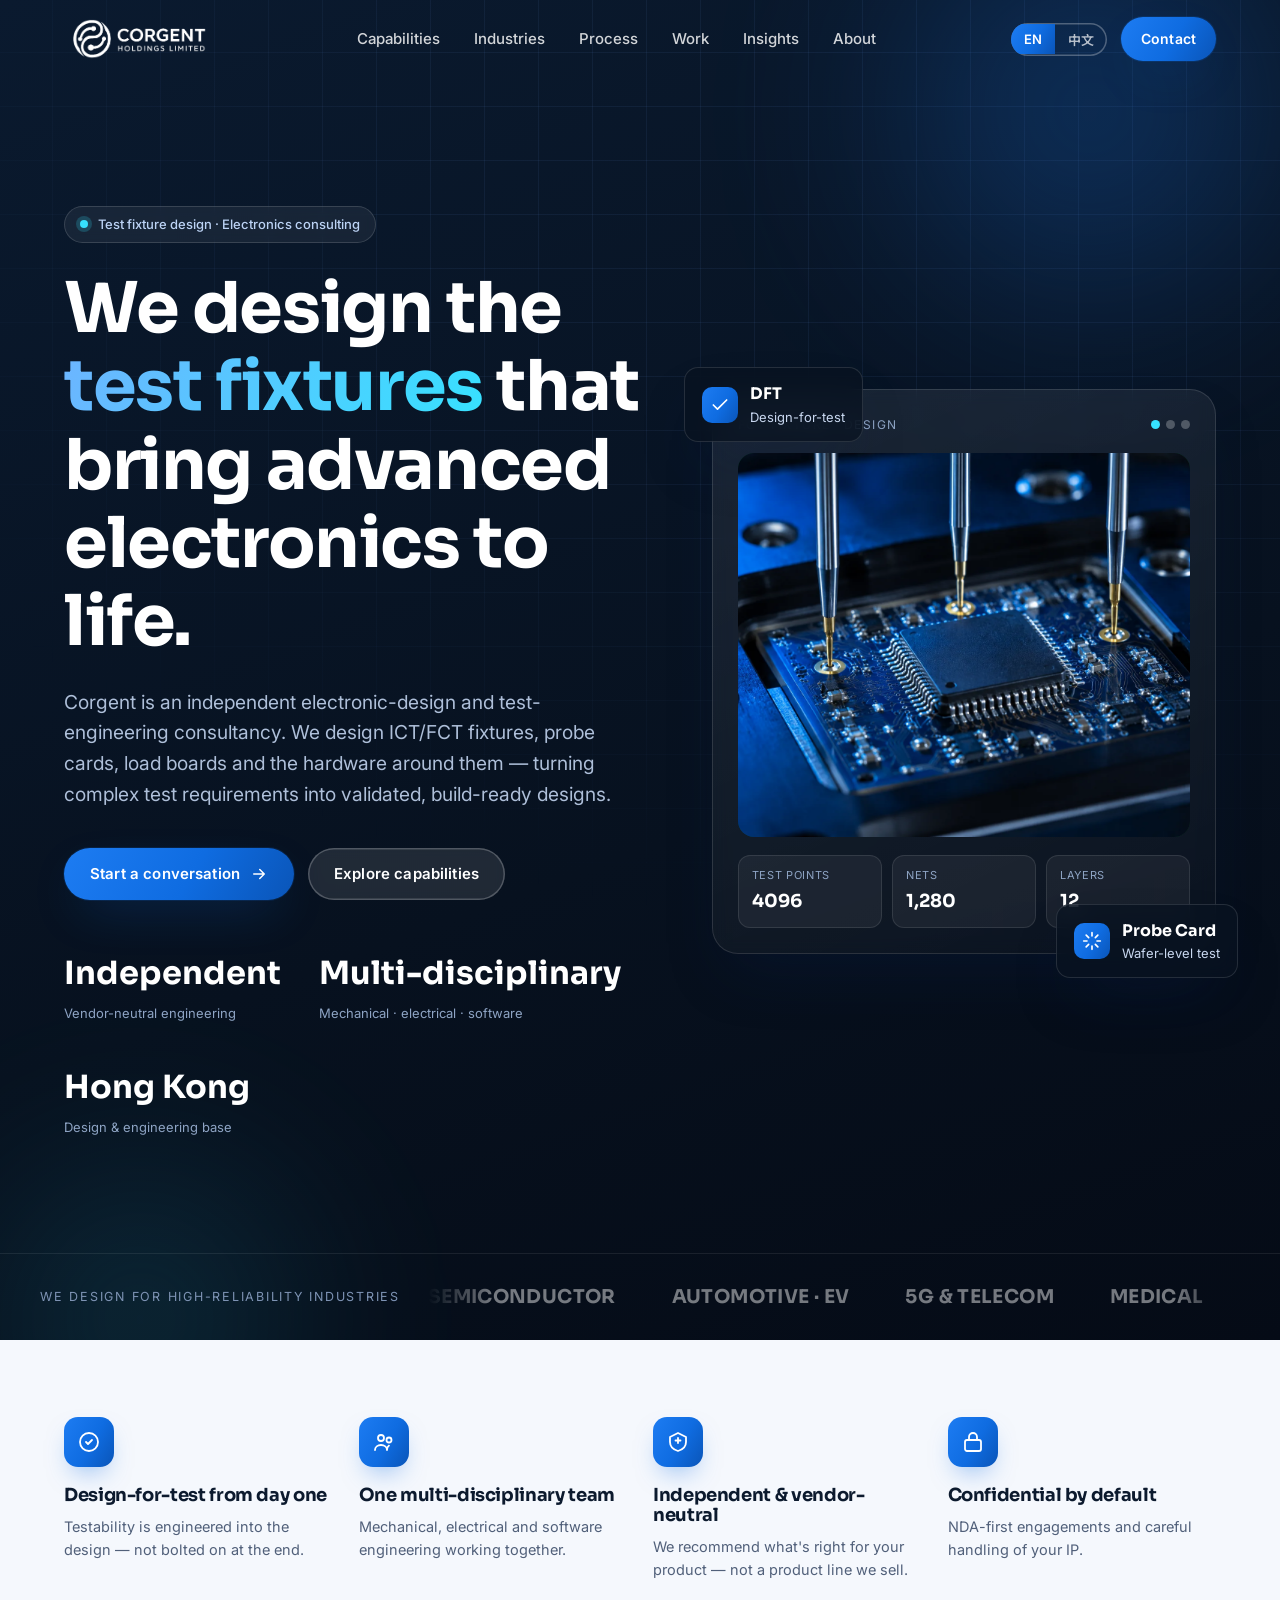
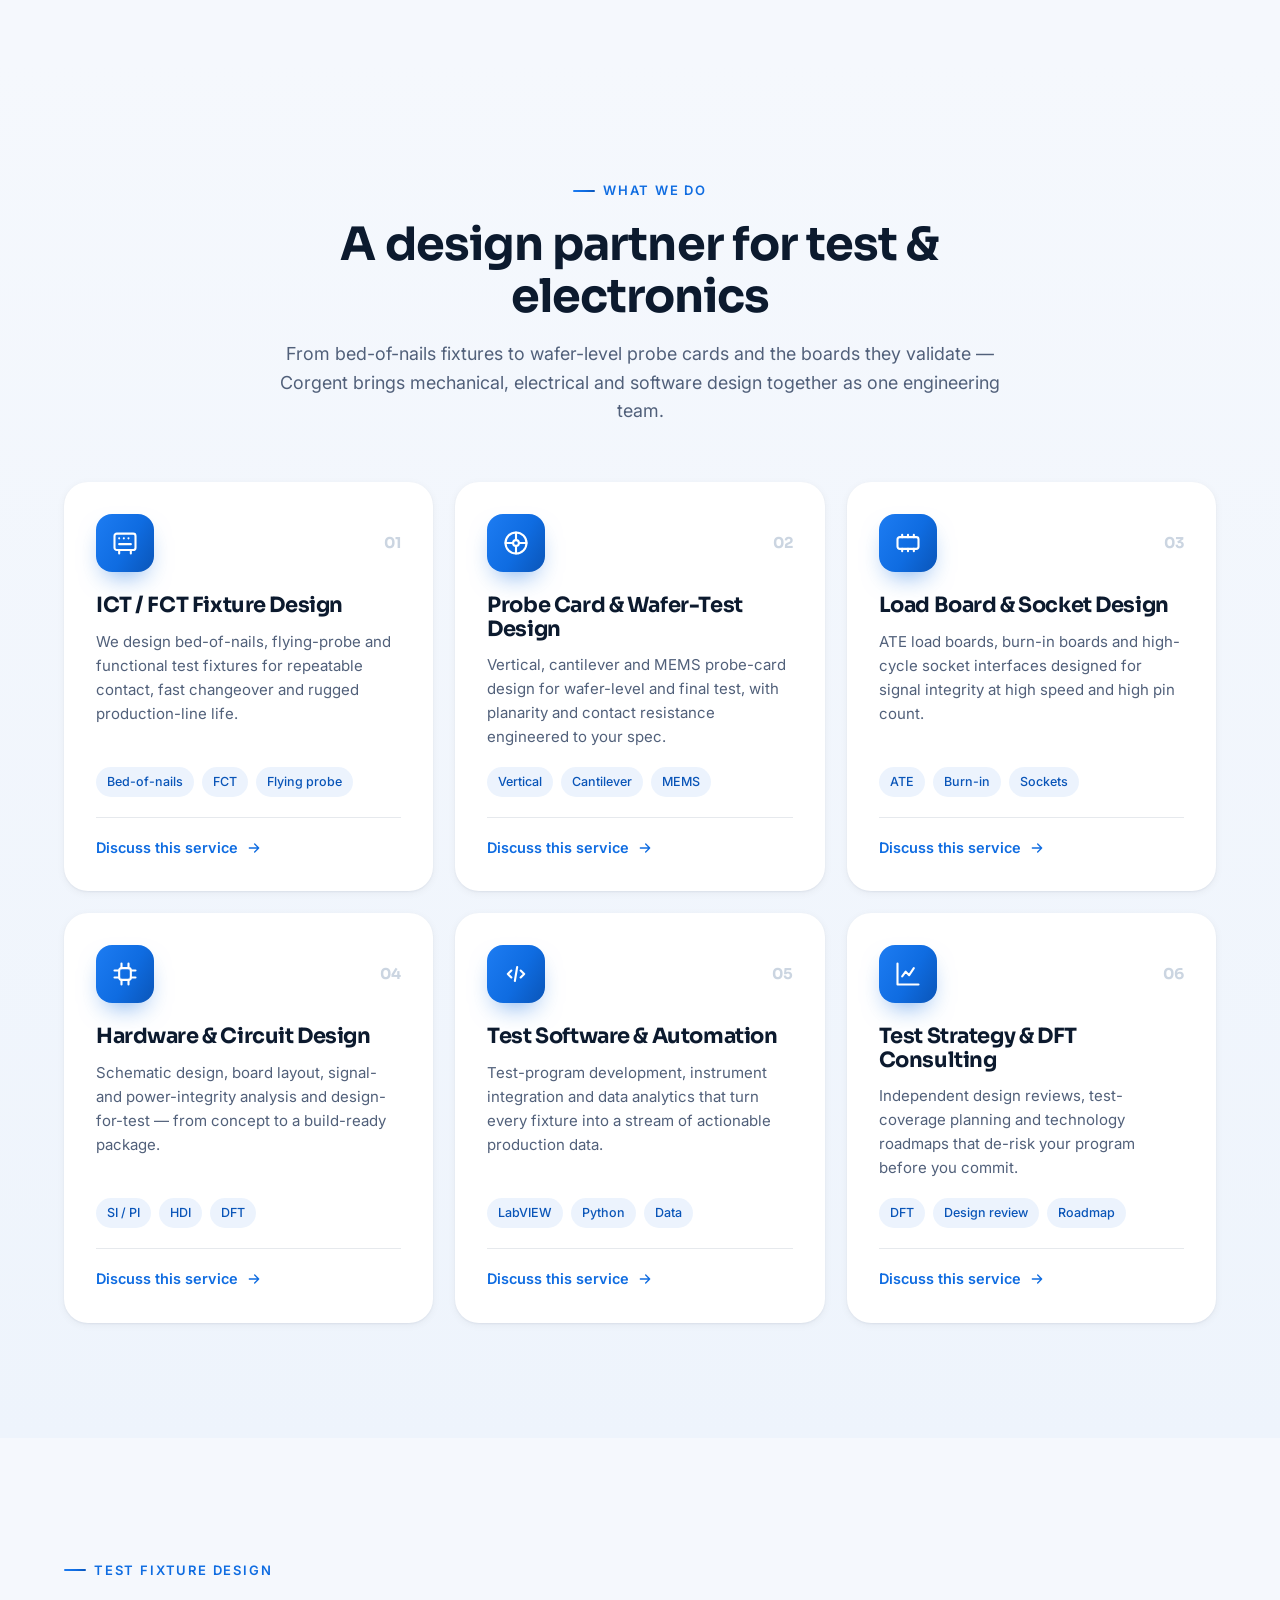
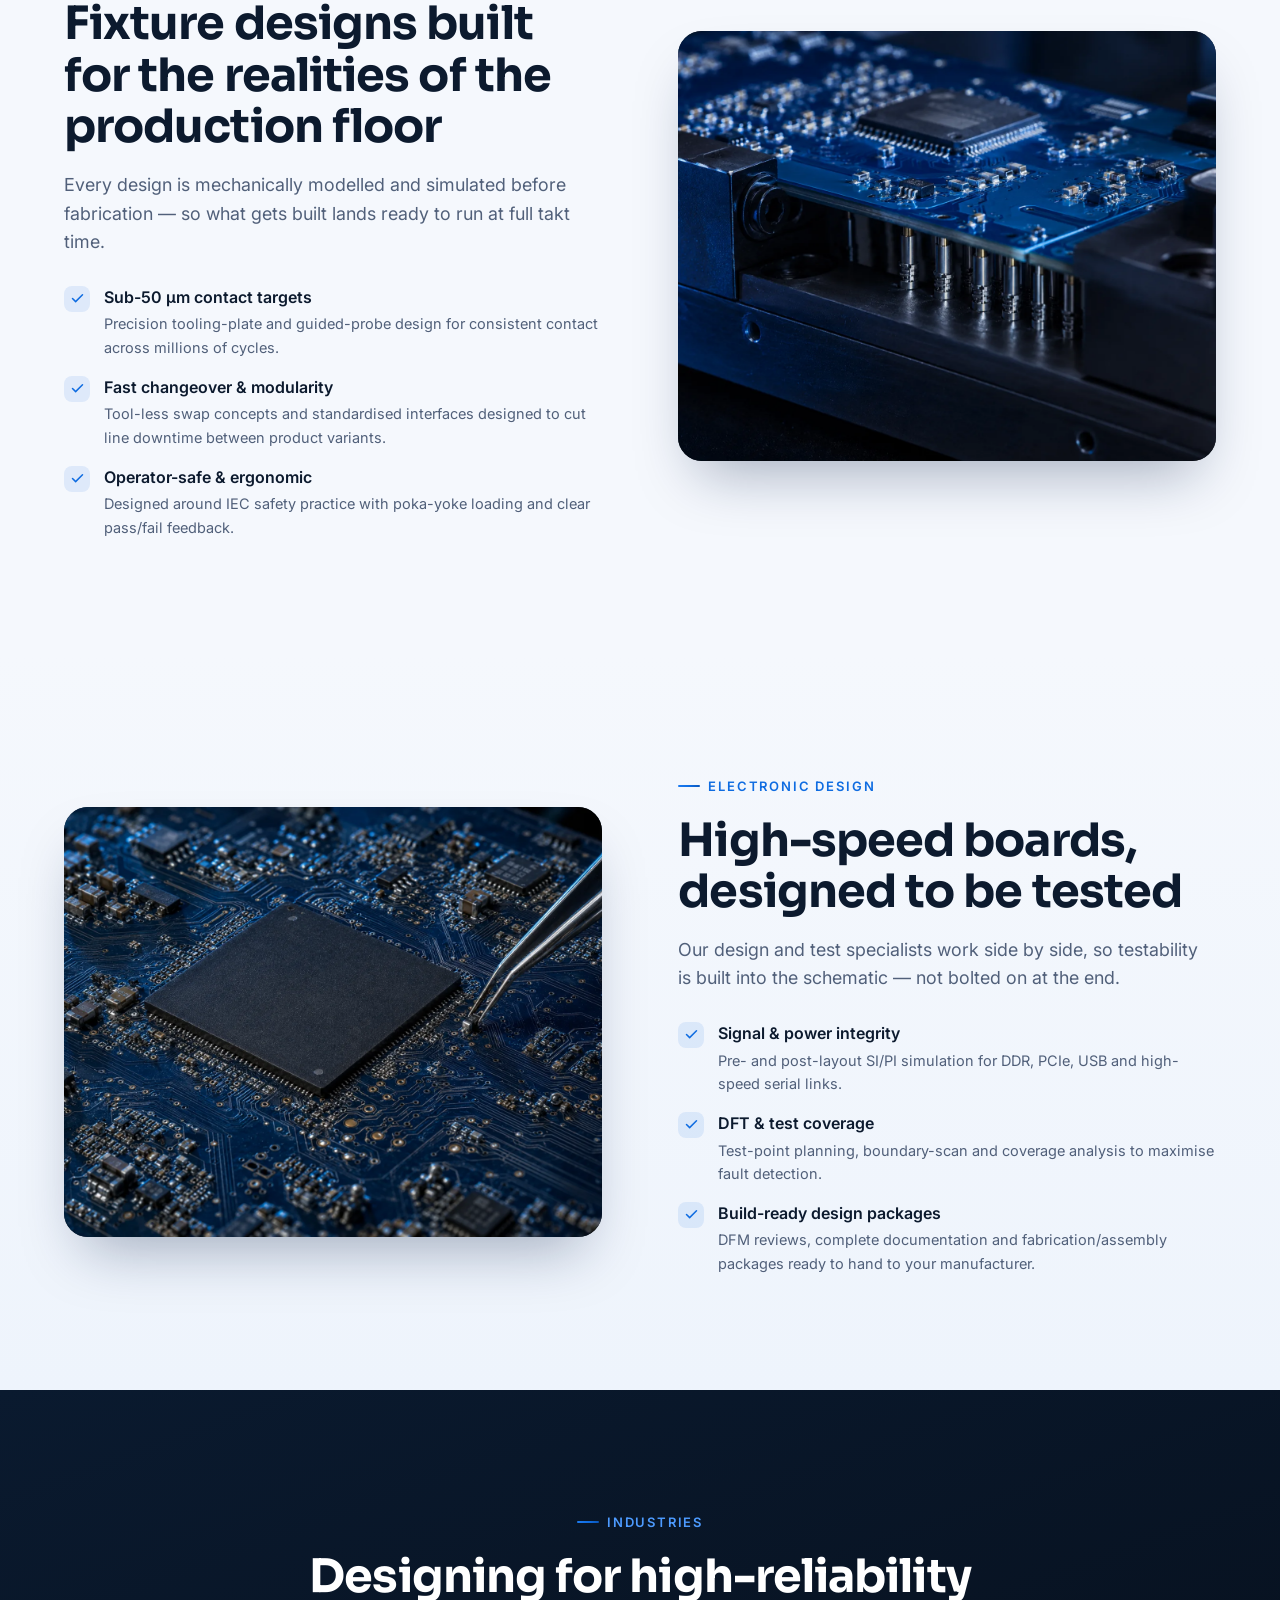
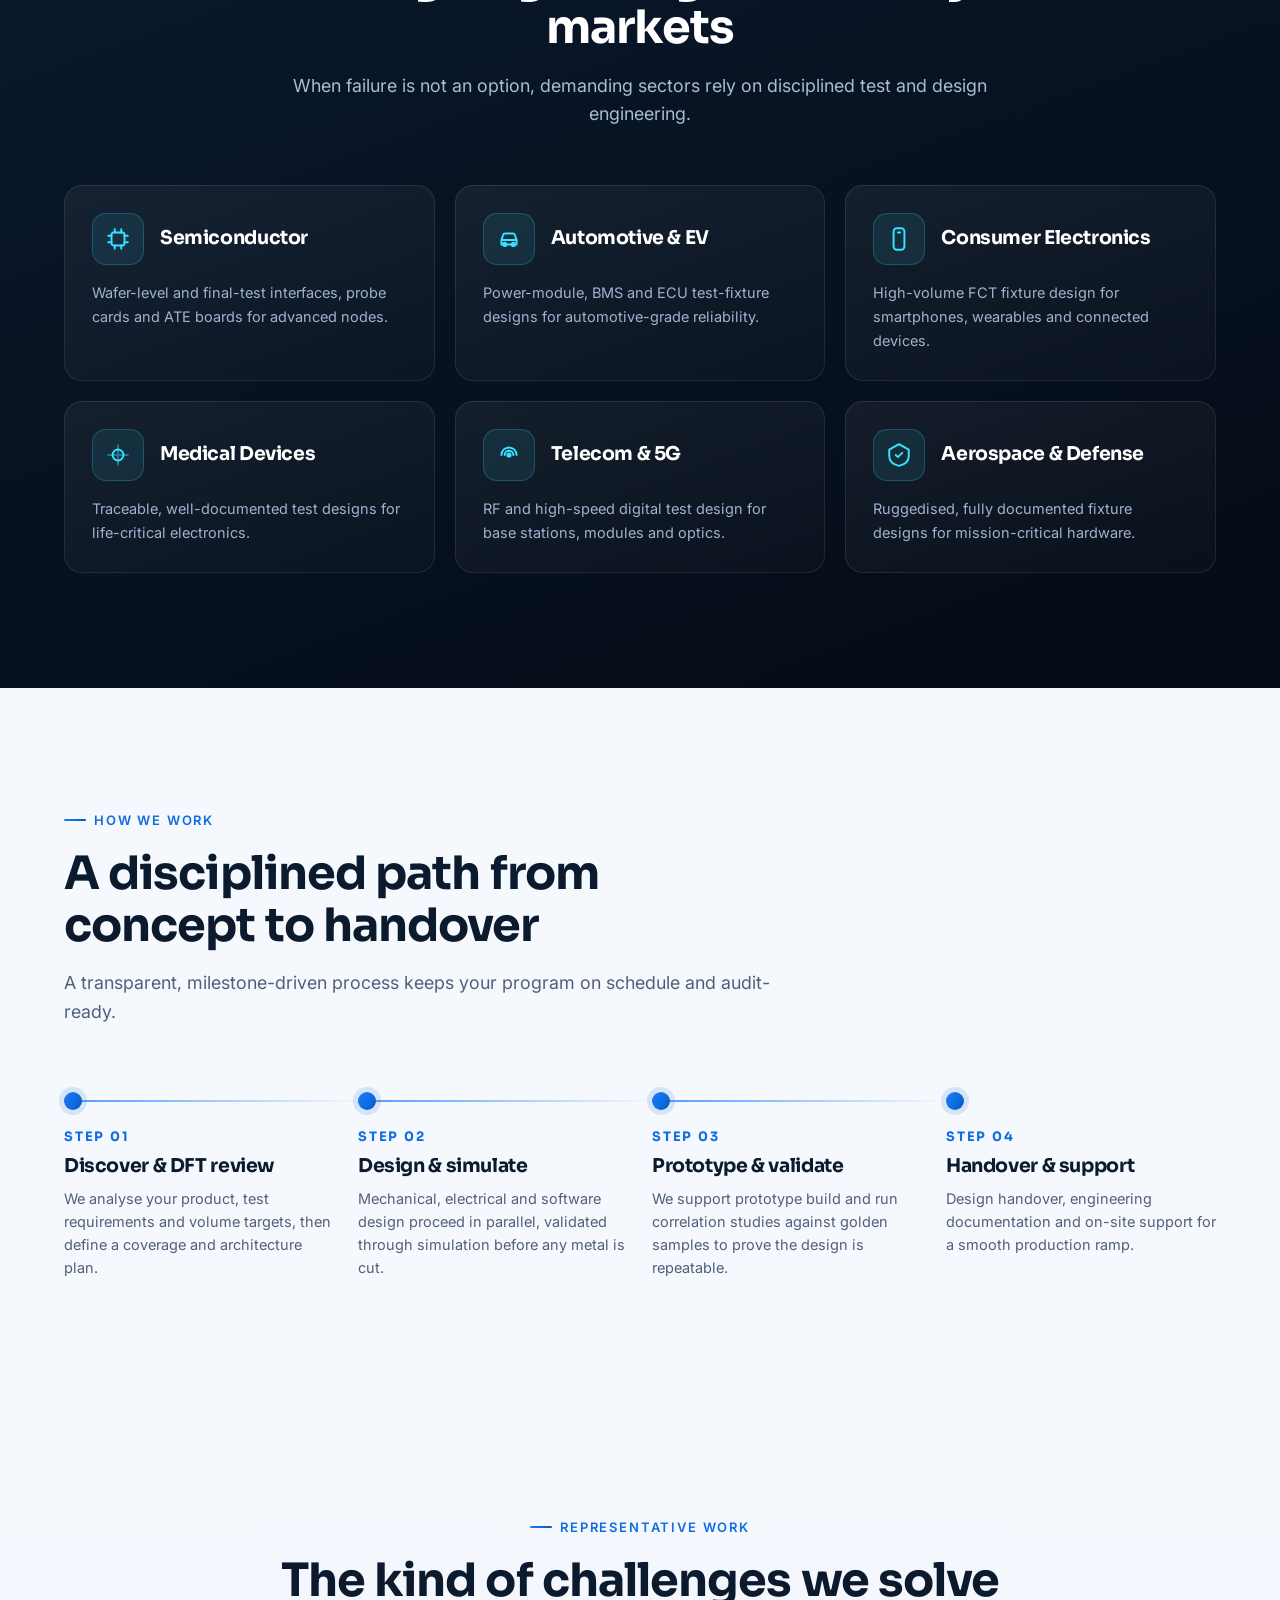
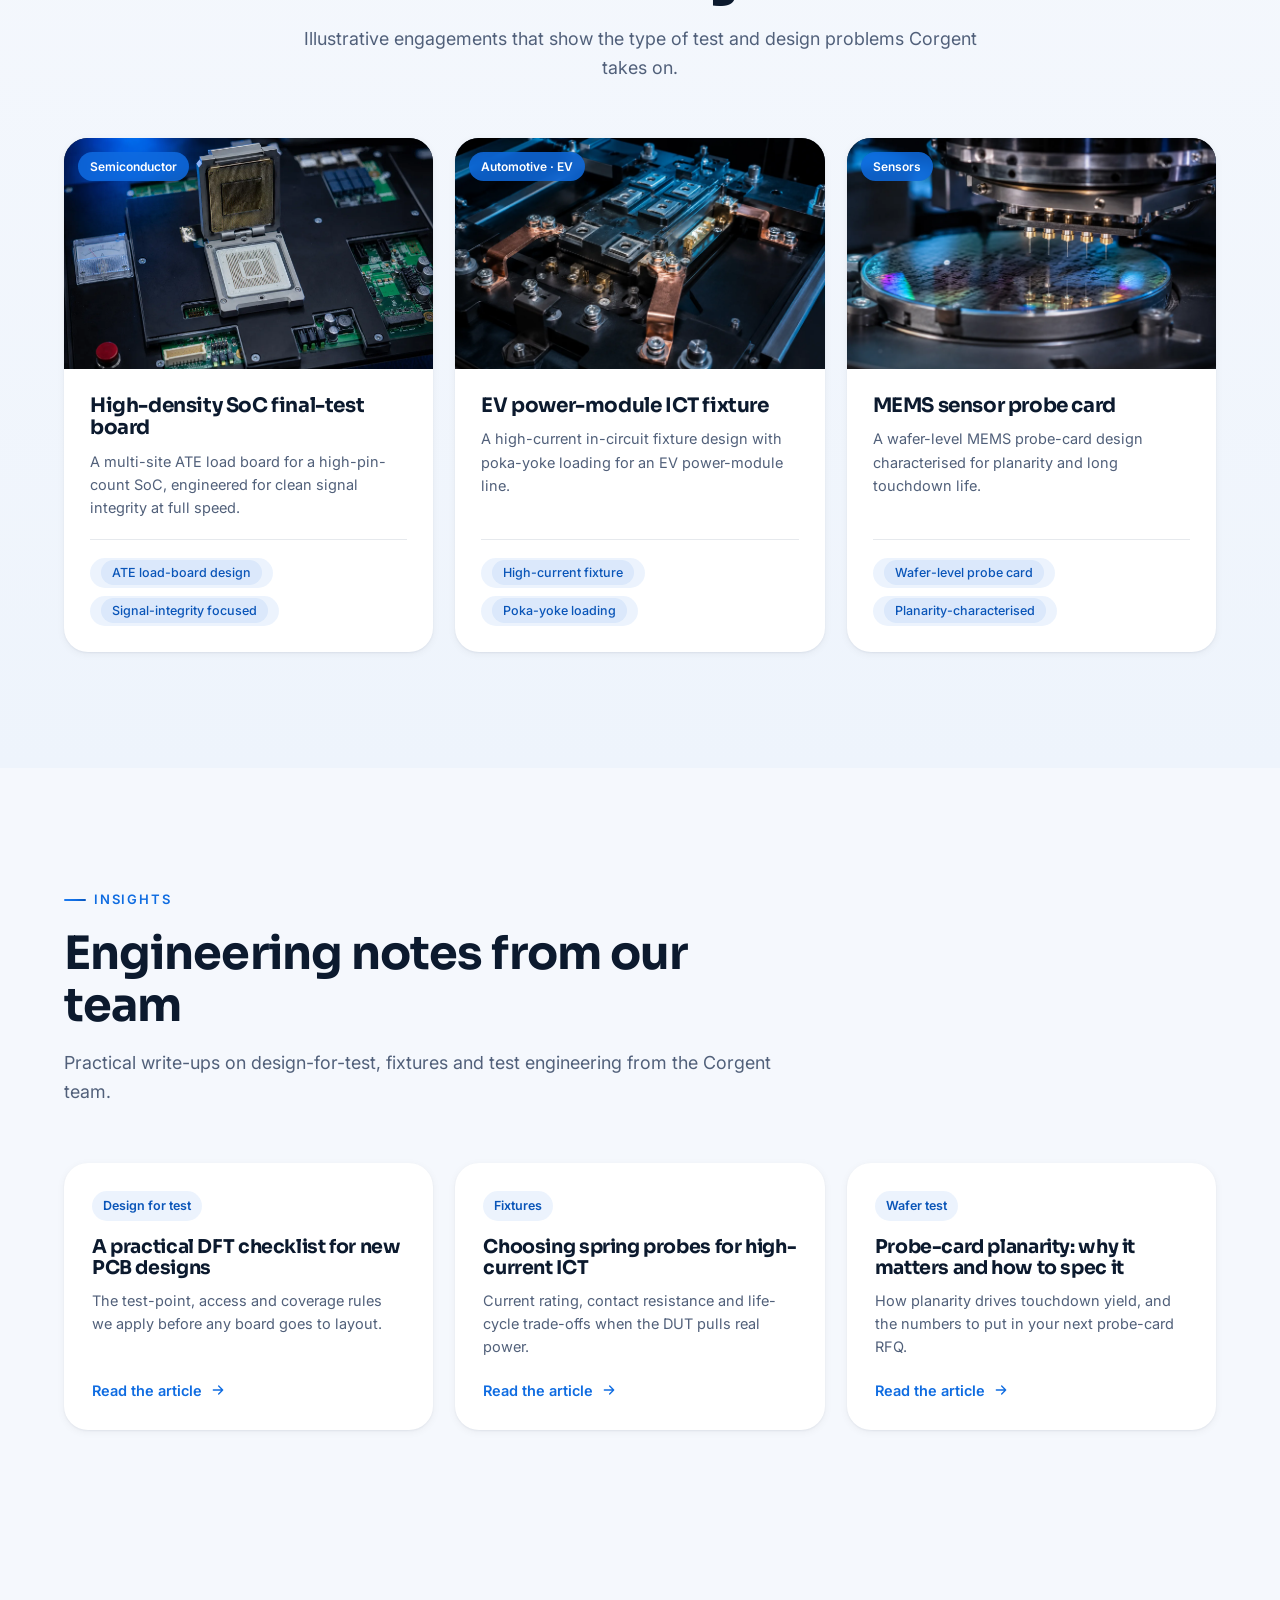
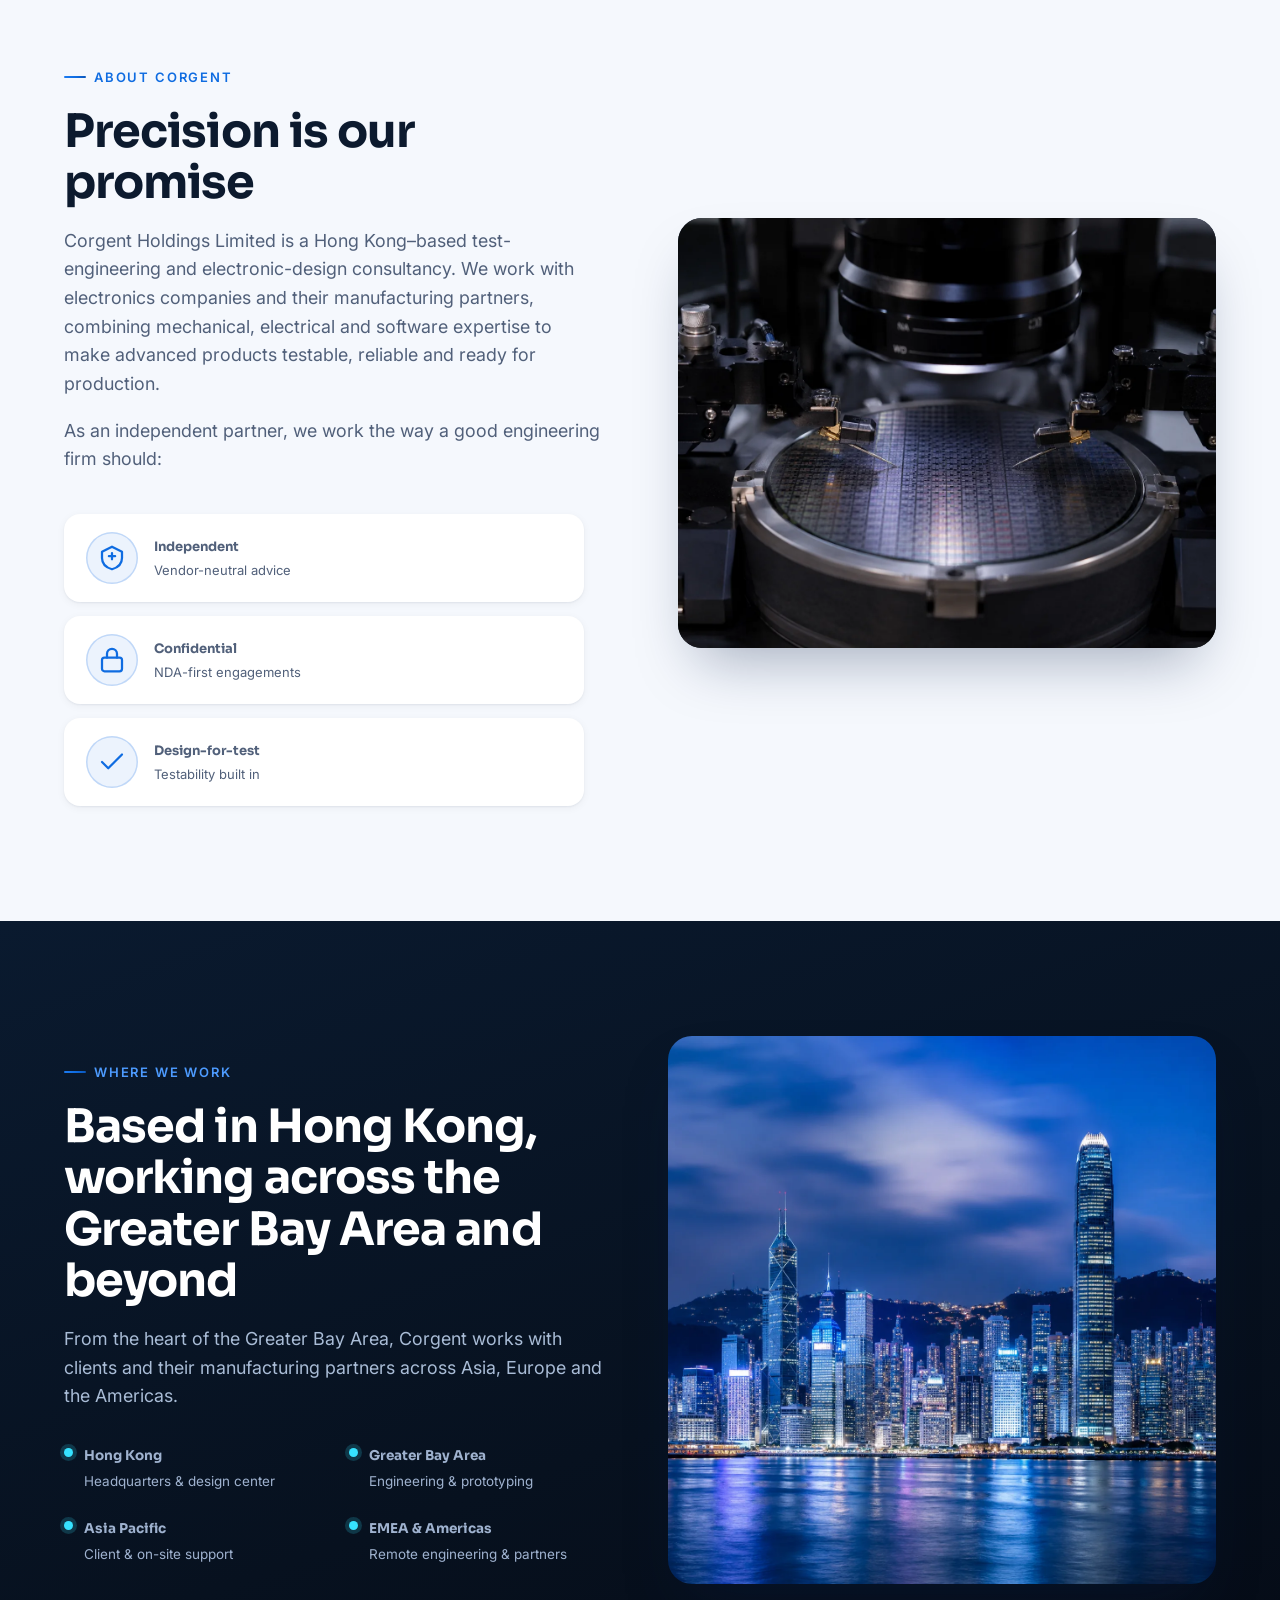
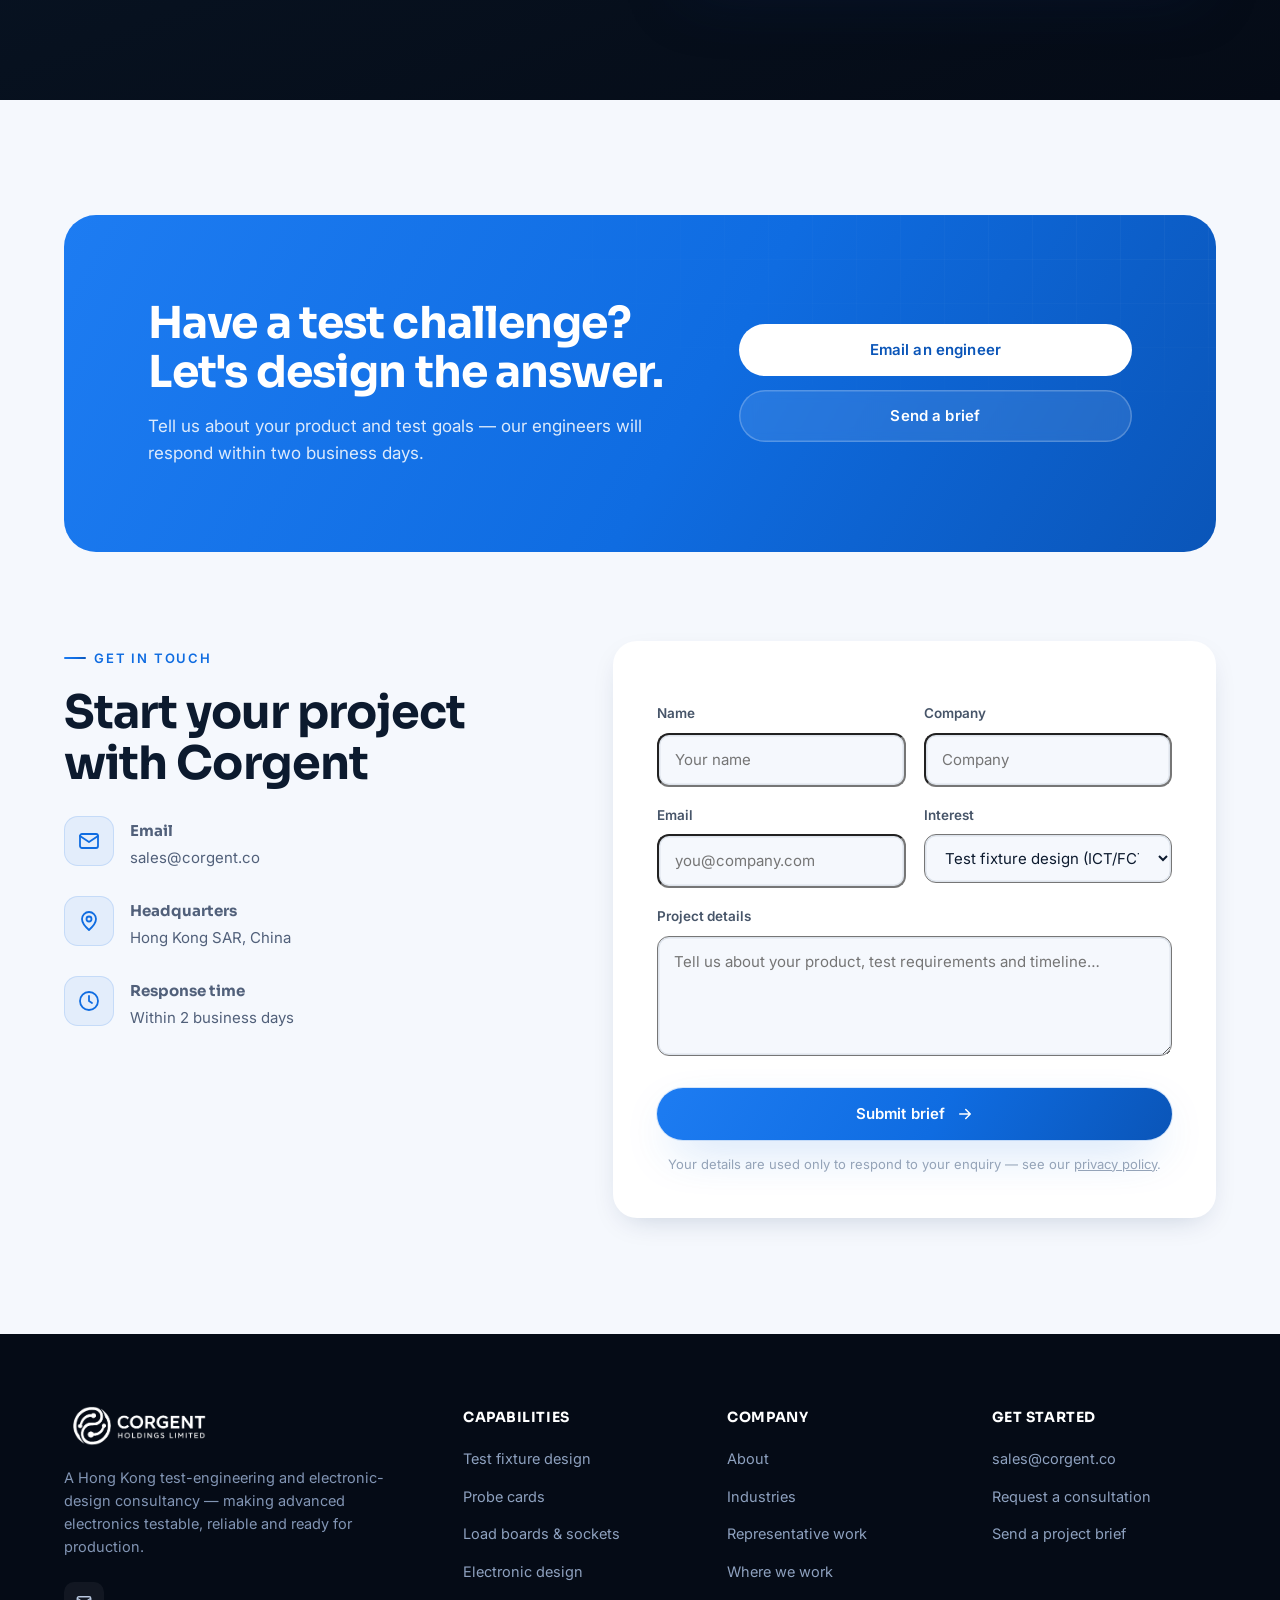
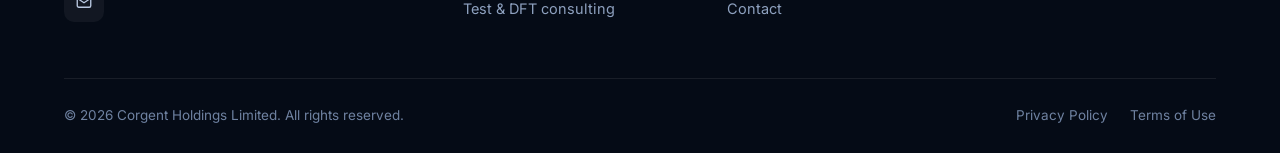
<file: index.html>
<!DOCTYPE html>
<html lang="en">
<head>
  <meta charset="UTF-8" />
  <meta name="viewport" content="width=device-width, initial-scale=1.0" />
  <title>Corgent Holdings | Test Fixture &amp; Electronic Design Consultancy</title>
  <meta name="description" content="Corgent Holdings Limited is a Hong Kong electronic-design and test-engineering consultancy. We design chip test fixtures — ICT/FCT, probe cards, load boards and sockets — and advise on design-for-test, signal integrity and hardware design." />
  <meta name="keywords" content="test fixture design, ICT FCT fixture design, probe card design, ATE load board design, design for test, DFT consulting, electronic design consultancy, Corgent, 测试治具设计, 探针卡, 电子设计顾问" />
  <meta name="author" content="Corgent Holdings Limited" />
  <meta name="google" content="notranslate" />
  <link rel="icon" href="assets/img/favicon.ico" />
  <link rel="canonical" href="https://www.corgent.co/" />
  <meta property="og:title" content="Corgent Holdings | Test Fixture &amp; Electronic Design Consultancy" />
  <meta property="og:description" content="An independent test-engineering and electronic-design consultancy based in Hong Kong. ICT/FCT fixtures, probe cards, load boards and design-for-test." />
  <meta property="og:type" content="website" />
  <meta property="og:url" content="https://www.corgent.co/" />
  <meta property="og:site_name" content="Corgent Holdings" />
  <meta property="og:image" content="https://www.corgent.co/assets/img/og-banner.jpg" />
  <meta property="og:image:width" content="1200" />
  <meta property="og:image:height" content="630" />
  <meta name="twitter:card" content="summary_large_image" />
  <meta name="twitter:title" content="Corgent Holdings | Test Fixture &amp; Electronic Design Consultancy" />
  <meta name="twitter:description" content="ICT/FCT fixtures, probe cards, load boards and design-for-test consulting from Hong Kong." />
  <meta name="twitter:image" content="https://www.corgent.co/assets/img/og-banner.jpg" />
  <script type="application/ld+json">
  {
    "@context": "https://schema.org",
    "@graph": [
      {
        "@type": "Organization",
        "@id": "https://www.corgent.co/#org",
        "name": "Corgent Holdings Limited",
        "alternateName": "科進控股有限公司",
        "url": "https://www.corgent.co/",
        "logo": "https://www.corgent.co/assets/img/corgent-logo.png",
        "description": "Independent test-engineering and electronic-design consultancy: ICT/FCT test fixtures, probe cards, ATE load boards, test sockets and design-for-test consulting.",
        "email": "sales@corgent.co",
        "address": { "@type": "PostalAddress", "addressRegion": "Hong Kong", "addressCountry": "HK" },
        "knowsAbout": ["test fixture design", "ICT fixture", "FCT fixture", "probe card", "ATE load board", "test socket", "design for test", "signal integrity", "测试治具设计", "探针卡", "负载板"]
      },
      {
        "@type": "WebSite",
        "@id": "https://www.corgent.co/#website",
        "url": "https://www.corgent.co/",
        "name": "Corgent Holdings",
        "publisher": { "@id": "https://www.corgent.co/#org" },
        "inLanguage": ["en", "zh"]
      }
    ]
  }
  </script>
  <link rel="preconnect" href="https://fonts.googleapis.com" />
  <link rel="preconnect" href="https://fonts.gstatic.com" crossorigin />
  <link href="https://fonts.googleapis.com/css2?family=Sora:wght@400;500;600;700;800&family=Inter:wght@400;500;600;700&family=Noto+Sans+SC:wght@400;500;700&display=swap" rel="stylesheet" />
  <link rel="stylesheet" href="assets/css/styles.css" />
</head>
<body>

<!-- ============================ HEADER ============================ -->
<header class="header">
  <div class="container header__bar">
    <a href="#home" class="brand" aria-label="Corgent Holdings">
      <img class="brand__logo" src="assets/img/corgent-logo.png" alt="Corgent Holdings Limited" />
    </a>

    <nav class="nav" aria-label="Primary">
      <a class="nav__link" href="#capabilities"><span data-lang="en">Capabilities</span><span data-lang="zh">核心能力</span></a>
      <a class="nav__link" href="#industries"><span data-lang="en">Industries</span><span data-lang="zh">服务行业</span></a>
      <a class="nav__link" href="#process"><span data-lang="en">Process</span><span data-lang="zh">工作流程</span></a>
      <a class="nav__link" href="#work"><span data-lang="en">Work</span><span data-lang="zh">代表项目</span></a>
      <a class="nav__link" href="#insights"><span data-lang="en">Insights</span><span data-lang="zh">洞察</span></a>
      <a class="nav__link" href="#about"><span data-lang="en">About</span><span data-lang="zh">关于我们</span></a>
    </nav>

    <div class="header__right">
      <div class="lang-toggle" role="group" aria-label="Language">
        <button data-lang-btn="en" type="button">EN</button>
        <button data-lang-btn="zh" type="button">中文</button>
      </div>
      <span class="header__cta">
        <a class="btn btn--primary" href="#contact"><span data-lang="en">Contact</span><span data-lang="zh">联系我们</span></a>
      </span>
      <button class="burger" aria-label="Menu" aria-expanded="false" type="button"><span></span><span></span><span></span></button>
    </div>
  </div>
</header>

<!-- mobile drawer -->
<nav class="mobile-nav" aria-label="Mobile">
  <a href="#capabilities"><span data-lang="en">Capabilities</span><span data-lang="zh">核心能力</span></a>
  <a href="#industries"><span data-lang="en">Industries</span><span data-lang="zh">服务行业</span></a>
  <a href="#process"><span data-lang="en">Process</span><span data-lang="zh">工作流程</span></a>
  <a href="#work"><span data-lang="en">Work</span><span data-lang="zh">代表项目</span></a>
  <a href="#insights"><span data-lang="en">Insights</span><span data-lang="zh">洞察</span></a>
  <a href="#about"><span data-lang="en">About</span><span data-lang="zh">关于我们</span></a>
  <a class="btn btn--primary" href="#contact"><span data-lang="en">Contact us</span><span data-lang="zh">联系我们</span></a>
</nav>

<main>
<!-- ============================ HERO ============================ -->
<section class="hero" id="home">
  <div class="hero__bg" aria-hidden="true">
    <div class="hero__grid"></div>
    <div class="hero__glow hero__glow--1"></div>
    <div class="hero__glow hero__glow--2"></div>
  </div>
  <div class="container">
    <div class="hero__inner">
      <div class="hero__copy">
        <span class="hero__badge" data-reveal><span class="dot"></span>
          <span data-lang="en">Test fixture design · Electronics consulting</span>
          <span data-lang="zh">测试治具设计 · 电子工程顾问</span>
        </span>
        <h1 data-reveal data-delay="1">
          <span data-lang="en">We design the <span class="text-grad">test fixtures</span> that bring advanced electronics to life.</span>
          <span data-lang="zh">我们设计让先进电子产品<span class="text-grad">精准验证</span>的测试治具。</span>
        </h1>
        <p class="hero__lead" data-reveal data-delay="2">
          <span data-lang="en">Corgent is an independent electronic-design and test-engineering consultancy. We design ICT/FCT fixtures, probe cards, load boards and the hardware around them — turning complex test requirements into validated, build-ready designs.</span>
          <span data-lang="zh">科進是一家独立的电子设计与测试工程顾问公司。我们设计 ICT/FCT 测试治具、探针卡、负载板及相关硬件，将复杂的测试需求转化为经验证、可制造的设计方案。</span>
        </p>
        <div class="hero__actions" data-reveal data-delay="3">
          <a class="btn btn--primary" href="#contact">
            <span data-lang="en">Start a conversation</span><span data-lang="zh">与我们交流</span>
            <svg viewBox="0 0 24 24" fill="none" stroke="currentColor" stroke-width="2" stroke-linecap="round" stroke-linejoin="round"><path d="M5 12h14M13 6l6 6-6 6"/></svg>
          </a>
          <a class="btn btn--light" href="#capabilities">
            <span data-lang="en">Explore capabilities</span><span data-lang="zh">了解核心能力</span>
          </a>
        </div>
        <div class="hero__meta" data-reveal data-delay="3">
          <div><div class="num">Independent</div><div class="lbl"><span data-lang="en">Vendor-neutral engineering</span><span data-lang="zh">厂商中立的工程视角</span></div></div>
          <div><div class="num">Multi-disciplinary</div><div class="lbl"><span data-lang="en">Mechanical · electrical · software</span><span data-lang="zh">机械 · 电气 · 软件一体</span></div></div>
          <div><div class="num">Hong Kong</div><div class="lbl"><span data-lang="en">Design &amp; engineering base</span><span data-lang="zh">设计与工程基地</span></div></div>
        </div>
      </div>

      <!-- Hero visual -->
      <div class="hero__visual" data-reveal data-delay="2">
        <div class="fixture-card">
          <div class="fixture-card__head">
            <span class="fixture-card__tag">FCT FIXTURE · DESIGN</span>
            <span class="fixture-card__dots"><i></i><i></i><i></i></span>
          </div>
          <div class="pcb">
            <img src="assets/img/hero-fixture.webp" alt="Precision test probes contacting a circuit board on a Corgent test fixture" fetchpriority="high" />
          </div>
          <div class="fixture-card__row">
            <div class="chip-pill"><div class="k">TEST POINTS</div><div class="v" data-count="4096" aria-label="4096">4096</div></div>
            <div class="chip-pill"><div class="k">NETS</div><div class="v">1,280</div></div>
            <div class="chip-pill"><div class="k">LAYERS</div><div class="v">12</div></div>
          </div>
        </div>
        <div class="hero__float hero__float--1">
          <span class="ico"><svg viewBox="0 0 24 24" fill="none" stroke="currentColor" stroke-width="2" stroke-linecap="round" stroke-linejoin="round"><path d="M20 6 9 17l-5-5"/></svg></span>
          <span class="t"><b>DFT</b><span data-lang="en">Design-for-test</span><span data-lang="zh">可测试性设计</span></span>
        </div>
        <div class="hero__float hero__float--2">
          <span class="ico"><svg viewBox="0 0 24 24" fill="none" stroke="currentColor" stroke-width="2" stroke-linecap="round" stroke-linejoin="round"><path d="M12 2v4M12 18v4M2 12h4M18 12h4M5 5l3 3M16 16l3 3M19 5l-3 3M8 16l-3 3"/></svg></span>
          <span class="t"><b>Probe Card</b><span data-lang="en">Wafer-level test</span><span data-lang="zh">晶圆级测试</span></span>
        </div>
      </div>
    </div>
  </div>

  <!-- trust strip -->
  <div class="trust">
    <div class="container trust__inner">
      <span class="trust__label"><span data-lang="en">We design for high-reliability industries</span><span data-lang="zh">服务于高可靠性行业</span></span>
      <div class="marquee"><div class="marquee__track">
        <span>SEMICONDUCTOR</span><span>AUTOMOTIVE · EV</span><span>5G &amp; TELECOM</span><span>MEDICAL</span><span>CONSUMER</span><span>AEROSPACE</span><span>INDUSTRIAL IoT</span>
        <span>SEMICONDUCTOR</span><span>AUTOMOTIVE · EV</span><span>5G &amp; TELECOM</span><span>MEDICAL</span><span>CONSUMER</span><span>AEROSPACE</span><span>INDUSTRIAL IoT</span>
      </div></div>
    </div>
  </div>
</section>

<!-- ============================ WHY / VALUE PILLARS ============================ -->
<section class="section section--tight">
  <div class="container">
    <div class="pillars">
      <div class="pillar" data-reveal>
        <div class="pillar__ico"><svg viewBox="0 0 24 24" fill="none" stroke="currentColor" stroke-width="1.8" stroke-linecap="round" stroke-linejoin="round"><path d="m9 12 2 2 4-4"/><circle cx="12" cy="12" r="9"/></svg></div>
        <h4><span data-lang="en">Design-for-test from day one</span><span data-lang="zh">从设计之初就考虑测试</span></h4>
        <p><span data-lang="en">Testability is engineered into the design — not bolted on at the end.</span><span data-lang="zh">将可测试性融入设计之初，而非在末端补救。</span></p>
      </div>
      <div class="pillar" data-reveal data-delay="1">
        <div class="pillar__ico"><svg viewBox="0 0 24 24" fill="none" stroke="currentColor" stroke-width="1.8" stroke-linecap="round" stroke-linejoin="round"><circle cx="9" cy="8" r="3"/><circle cx="17" cy="10" r="2.5"/><path d="M3 20c0-3 2.7-5 6-5s6 2 6 5M15 20c0-2 .7-3.6 2-4.4"/></svg></div>
        <h4><span data-lang="en">One multi-disciplinary team</span><span data-lang="zh">多学科一体团队</span></h4>
        <p><span data-lang="en">Mechanical, electrical and software engineering working together.</span><span data-lang="zh">机械、电气与软件工程协同作战。</span></p>
      </div>
      <div class="pillar" data-reveal data-delay="2">
        <div class="pillar__ico"><svg viewBox="0 0 24 24" fill="none" stroke="currentColor" stroke-width="1.8" stroke-linecap="round" stroke-linejoin="round"><path d="M12 3 4 7v5c0 5 3.4 7.7 8 9 4.6-1.3 8-4 8-9V7z"/><path d="M12 8v5M9.5 10.5h5"/></svg></div>
        <h4><span data-lang="en">Independent &amp; vendor-neutral</span><span data-lang="zh">独立 · 厂商中立</span></h4>
        <p><span data-lang="en">We recommend what's right for your product — not a product line we sell.</span><span data-lang="zh">我们只推荐最适合您产品的方案，而非自家产品。</span></p>
      </div>
      <div class="pillar" data-reveal data-delay="3">
        <div class="pillar__ico"><svg viewBox="0 0 24 24" fill="none" stroke="currentColor" stroke-width="1.8" stroke-linecap="round" stroke-linejoin="round"><rect x="4" y="10" width="16" height="11" rx="2"/><path d="M8 10V7a4 4 0 0 1 8 0v3"/></svg></div>
        <h4><span data-lang="en">Confidential by default</span><span data-lang="zh">默认保密</span></h4>
        <p><span data-lang="en">NDA-first engagements and careful handling of your IP.</span><span data-lang="zh">以保密协议为前提，谨慎对待您的知识产权。</span></p>
      </div>
    </div>
  </div>
</section>

<!-- ============================ CAPABILITIES ============================ -->
<section class="section section--soft" id="capabilities">
  <div class="container">
    <div class="section-head section-head--center" data-reveal>
      <span class="eyebrow"><span data-lang="en">What we do</span><span data-lang="zh">核心能力</span></span>
      <h2 class="section-title"><span data-lang="en">A design partner for test &amp; electronics</span><span data-lang="zh">测试与电子设计的工程伙伴</span></h2>
      <p class="section-lead"><span data-lang="en">From bed-of-nails fixtures to wafer-level probe cards and the boards they validate — Corgent brings mechanical, electrical and software design together as one engineering team.</span><span data-lang="zh">从针床治具到晶圆级探针卡，再到被验证的电路设计，科進以一体化工程团队整合机械、电气与软件设计。</span></p>
    </div>

    <div class="cards cards--3 cap-grid">
      <!-- 1 -->
      <article class="cap" data-reveal>
        <div class="cap__top">
          <div class="cap__icon"><svg viewBox="0 0 24 24" fill="none" stroke="currentColor" stroke-width="1.8" stroke-linecap="round" stroke-linejoin="round"><rect x="3" y="4" width="18" height="14" rx="2"/><path d="M7 18v3M17 18v3M7 8h.01M11 8h.01M15 8h.01M7 13h10"/></svg></div>
          <span class="cap__no">01</span>
        </div>
        <h3><span data-lang="en">ICT / FCT Fixture Design</span><span data-lang="zh">ICT / FCT 治具设计</span></h3>
        <p><span data-lang="en">We design bed-of-nails, flying-probe and functional test fixtures for repeatable contact, fast changeover and rugged production-line life.</span><span data-lang="zh">设计针床、飞针与功能测试治具，确保接触可靠、换型快速，并适应严苛的产线长期运行。</span></p>
        <div class="cap__tags"><span>Bed-of-nails</span><span>FCT</span><span>Flying probe</span></div>
        <a class="link-arrow cap__cta" href="#contact-form" data-interest="fixtures"><span data-lang="en">Discuss this service</span><span data-lang="zh">咨询此服务</span><svg viewBox="0 0 24 24" fill="none" stroke="currentColor" stroke-width="2" stroke-linecap="round" stroke-linejoin="round"><path d="M5 12h14M13 6l6 6-6 6"/></svg></a>
      </article>
      <!-- 2 -->
      <article class="cap" data-reveal data-delay="1">
        <div class="cap__top">
          <div class="cap__icon"><svg viewBox="0 0 24 24" fill="none" stroke="currentColor" stroke-width="1.8" stroke-linecap="round" stroke-linejoin="round"><circle cx="12" cy="12" r="9"/><path d="M12 3v6M12 15v6M3 12h6M15 12h6"/><circle cx="12" cy="12" r="2.5"/></svg></div>
          <span class="cap__no">02</span>
        </div>
        <h3><span data-lang="en">Probe Card &amp; Wafer-Test Design</span><span data-lang="zh">探针卡与晶圆测试设计</span></h3>
        <p><span data-lang="en">Vertical, cantilever and MEMS probe-card design for wafer-level and final test, with planarity and contact resistance engineered to your spec.</span><span data-lang="zh">面向晶圆级与终测的垂直式、悬臂式与 MEMS 探针卡设计，平面度与接触电阻均按规格设计。</span></p>
        <div class="cap__tags"><span>Vertical</span><span>Cantilever</span><span>MEMS</span></div>
        <a class="link-arrow cap__cta" href="#contact-form" data-interest="probe"><span data-lang="en">Discuss this service</span><span data-lang="zh">咨询此服务</span><svg viewBox="0 0 24 24" fill="none" stroke="currentColor" stroke-width="2" stroke-linecap="round" stroke-linejoin="round"><path d="M5 12h14M13 6l6 6-6 6"/></svg></a>
      </article>
      <!-- 3 -->
      <article class="cap" data-reveal data-delay="2">
        <div class="cap__top">
          <div class="cap__icon"><svg viewBox="0 0 24 24" fill="none" stroke="currentColor" stroke-width="1.8" stroke-linecap="round" stroke-linejoin="round"><rect x="3" y="7" width="18" height="10" rx="2"/><path d="M7 7V5M12 7V5M17 7V5M7 17v2M12 17v2M17 17v2"/></svg></div>
          <span class="cap__no">03</span>
        </div>
        <h3><span data-lang="en">Load Board &amp; Socket Design</span><span data-lang="zh">负载板与测试座设计</span></h3>
        <p><span data-lang="en">ATE load boards, burn-in boards and high-cycle socket interfaces designed for signal integrity at high speed and high pin count.</span><span data-lang="zh">设计 ATE 负载板、老化板与高循环测试座接口，在高速率、高针数下保持卓越信号完整性。</span></p>
        <div class="cap__tags"><span>ATE</span><span>Burn-in</span><span>Sockets</span></div>
        <a class="link-arrow cap__cta" href="#contact-form" data-interest="loadboard"><span data-lang="en">Discuss this service</span><span data-lang="zh">咨询此服务</span><svg viewBox="0 0 24 24" fill="none" stroke="currentColor" stroke-width="2" stroke-linecap="round" stroke-linejoin="round"><path d="M5 12h14M13 6l6 6-6 6"/></svg></a>
      </article>
      <!-- 4 -->
      <article class="cap" data-reveal>
        <div class="cap__top">
          <div class="cap__icon"><svg viewBox="0 0 24 24" fill="none" stroke="currentColor" stroke-width="1.8" stroke-linecap="round" stroke-linejoin="round"><path d="M9 3v4M15 3v4M9 17v4M15 17v4M3 9h4M3 15h4M17 9h4M17 15h4"/><rect x="7" y="7" width="10" height="10" rx="2"/></svg></div>
          <span class="cap__no">04</span>
        </div>
        <h3><span data-lang="en">Hardware &amp; Circuit Design</span><span data-lang="zh">硬件与电路设计</span></h3>
        <p><span data-lang="en">Schematic design, board layout, signal- and power-integrity analysis and design-for-test — from concept to a build-ready package.</span><span data-lang="zh">原理图设计、电路板布局、信号与电源完整性分析以及可测试性设计，从概念到可制造的设计资料包。</span></p>
        <div class="cap__tags"><span>SI / PI</span><span>HDI</span><span>DFT</span></div>
        <a class="link-arrow cap__cta" href="#contact-form" data-interest="design"><span data-lang="en">Discuss this service</span><span data-lang="zh">咨询此服务</span><svg viewBox="0 0 24 24" fill="none" stroke="currentColor" stroke-width="2" stroke-linecap="round" stroke-linejoin="round"><path d="M5 12h14M13 6l6 6-6 6"/></svg></a>
      </article>
      <!-- 5 -->
      <article class="cap" data-reveal data-delay="1">
        <div class="cap__top">
          <div class="cap__icon"><svg viewBox="0 0 24 24" fill="none" stroke="currentColor" stroke-width="1.8" stroke-linecap="round" stroke-linejoin="round"><path d="m8 9-3 3 3 3M16 9l3 3-3 3M13 6l-2 12"/></svg></div>
          <span class="cap__no">05</span>
        </div>
        <h3><span data-lang="en">Test Software &amp; Automation</span><span data-lang="zh">测试软件与自动化</span></h3>
        <p><span data-lang="en">Test-program development, instrument integration and data analytics that turn every fixture into a stream of actionable production data.</span><span data-lang="zh">测试程序开发、仪器集成与数据分析，让每一套治具都成为可驱动决策的生产数据来源。</span></p>
        <div class="cap__tags"><span>LabVIEW</span><span>Python</span><span>Data</span></div>
        <a class="link-arrow cap__cta" href="#contact-form" data-interest="software"><span data-lang="en">Discuss this service</span><span data-lang="zh">咨询此服务</span><svg viewBox="0 0 24 24" fill="none" stroke="currentColor" stroke-width="2" stroke-linecap="round" stroke-linejoin="round"><path d="M5 12h14M13 6l6 6-6 6"/></svg></a>
      </article>
      <!-- 6 -->
      <article class="cap" data-reveal data-delay="2">
        <div class="cap__top">
          <div class="cap__icon"><svg viewBox="0 0 24 24" fill="none" stroke="currentColor" stroke-width="1.8" stroke-linecap="round" stroke-linejoin="round"><path d="M3 3v18h18"/><path d="m7 14 3-4 3 3 4-6"/></svg></div>
          <span class="cap__no">06</span>
        </div>
        <h3><span data-lang="en">Test Strategy &amp; DFT Consulting</span><span data-lang="zh">测试策略与 DFT 顾问</span></h3>
        <p><span data-lang="en">Independent design reviews, test-coverage planning and technology roadmaps that de-risk your program before you commit.</span><span data-lang="zh">独立设计评审、测试覆盖率规划与技术路线图，在投入前为您的项目降低风险。</span></p>
        <div class="cap__tags"><span>DFT</span><span>Design review</span><span>Roadmap</span></div>
        <a class="link-arrow cap__cta" href="#contact-form" data-interest="dft"><span data-lang="en">Discuss this service</span><span data-lang="zh">咨询此服务</span><svg viewBox="0 0 24 24" fill="none" stroke="currentColor" stroke-width="2" stroke-linecap="round" stroke-linejoin="round"><path d="M5 12h14M13 6l6 6-6 6"/></svg></a>
      </article>
    </div>
  </div>
</section>

<!-- ============================ SPLIT: FIXTURES ============================ -->
<section class="section" id="fixtures">
  <div class="container split">
    <div class="split__copy" data-reveal>
      <span class="eyebrow"><span data-lang="en">Test fixture design</span><span data-lang="zh">测试治具设计</span></span>
      <h2 class="section-title"><span data-lang="en">Fixture designs built for the realities of the production floor</span><span data-lang="zh">为真实产线而生的治具设计</span></h2>
      <p class="section-lead"><span data-lang="en">Every design is mechanically modelled and simulated before fabrication — so what gets built lands ready to run at full takt time.</span><span data-lang="zh">每一套设计在制造前都经过机械建模与仿真，使最终成品到线即可满节拍运行。</span></p>
      <ul class="feature-list">
        <li><span class="tick"><svg viewBox="0 0 24 24" fill="none" stroke="currentColor" stroke-width="2.4" stroke-linecap="round" stroke-linejoin="round"><path d="M20 6 9 17l-5-5"/></svg></span><div><b><span data-lang="en">Sub-50 µm contact targets</span><span data-lang="zh">亚 50 µm 接触精度目标</span></b><p><span data-lang="en">Precision tooling-plate and guided-probe design for consistent contact across millions of cycles.</span><span data-lang="zh">精密定位板与导向探针设计，在数百万次循环中保持稳定接触。</span></p></div></li>
        <li><span class="tick"><svg viewBox="0 0 24 24" fill="none" stroke="currentColor" stroke-width="2.4" stroke-linecap="round" stroke-linejoin="round"><path d="M20 6 9 17l-5-5"/></svg></span><div><b><span data-lang="en">Fast changeover &amp; modularity</span><span data-lang="zh">快速换型与模块化</span></b><p><span data-lang="en">Tool-less swap concepts and standardised interfaces designed to cut line downtime between product variants.</span><span data-lang="zh">免工具更换概念与标准化接口设计，缩短产品换型停机时间。</span></p></div></li>
        <li><span class="tick"><svg viewBox="0 0 24 24" fill="none" stroke="currentColor" stroke-width="2.4" stroke-linecap="round" stroke-linejoin="round"><path d="M20 6 9 17l-5-5"/></svg></span><div><b><span data-lang="en">Operator-safe &amp; ergonomic</span><span data-lang="zh">人因安全与工效设计</span></b><p><span data-lang="en">Designed around IEC safety practice with poka-yoke loading and clear pass/fail feedback.</span><span data-lang="zh">遵循 IEC 安全实践，配备防呆上料与清晰的良/不良判定反馈。</span></p></div></li>
      </ul>
    </div>
    <div class="split__media" data-reveal data-delay="1">
      <div class="media-frame">
        <img src="assets/img/fixture-ict.webp" alt="A circuit board clamped on a bed-of-nails ICT fixture, spring probes contacting the board" loading="lazy" />
      </div>
    </div>
  </div>
</section>

<!-- ============================ SPLIT: DESIGN ============================ -->
<section class="section section--soft" id="design">
  <div class="container split split--rev">
    <div class="split__copy" data-reveal data-delay="1">
      <span class="eyebrow"><span data-lang="en">Electronic design</span><span data-lang="zh">电子设计</span></span>
      <h2 class="section-title"><span data-lang="en">High-speed boards, designed to be tested</span><span data-lang="zh">面向可测试性的高速电路设计</span></h2>
      <p class="section-lead"><span data-lang="en">Our design and test specialists work side by side, so testability is built into the schematic — not bolted on at the end.</span><span data-lang="zh">我们的设计与测试专家协同工作，在原理图阶段即植入可测试性，而非在末端补救。</span></p>
      <ul class="feature-list">
        <li><span class="tick"><svg viewBox="0 0 24 24" fill="none" stroke="currentColor" stroke-width="2.4" stroke-linecap="round" stroke-linejoin="round"><path d="M20 6 9 17l-5-5"/></svg></span><div><b><span data-lang="en">Signal &amp; power integrity</span><span data-lang="zh">信号与电源完整性</span></b><p><span data-lang="en">Pre- and post-layout SI/PI simulation for DDR, PCIe, USB and high-speed serial links.</span><span data-lang="zh">针对 DDR、PCIe、USB 等高速串行链路的布局前后 SI/PI 仿真。</span></p></div></li>
        <li><span class="tick"><svg viewBox="0 0 24 24" fill="none" stroke="currentColor" stroke-width="2.4" stroke-linecap="round" stroke-linejoin="round"><path d="M20 6 9 17l-5-5"/></svg></span><div><b><span data-lang="en">DFT &amp; test coverage</span><span data-lang="zh">DFT 与测试覆盖率</span></b><p><span data-lang="en">Test-point planning, boundary-scan and coverage analysis to maximise fault detection.</span><span data-lang="zh">测试点规划、边界扫描与覆盖率分析，最大化故障检出能力。</span></p></div></li>
        <li><span class="tick"><svg viewBox="0 0 24 24" fill="none" stroke="currentColor" stroke-width="2.4" stroke-linecap="round" stroke-linejoin="round"><path d="M20 6 9 17l-5-5"/></svg></span><div><b><span data-lang="en">Build-ready design packages</span><span data-lang="zh">可制造的设计资料包</span></b><p><span data-lang="en">DFM reviews, complete documentation and fabrication/assembly packages ready to hand to your manufacturer.</span><span data-lang="zh">DFM 评审、完整文档与制造/组装资料包，可直接交付您的制造方。</span></p></div></li>
      </ul>
    </div>
    <div class="split__media" data-reveal>
      <div class="media-frame">
        <img src="assets/img/design-pcb.webp" alt="High-density multilayer PCB with a central processor, inspected with precision tweezers" loading="lazy" />
      </div>
    </div>
  </div>
</section>

<!-- ============================ INDUSTRIES ============================ -->
<section class="section section--ink" id="industries">
  <div class="container">
    <div class="section-head section-head--center" data-reveal>
      <span class="eyebrow"><span data-lang="en">Industries</span><span data-lang="zh">服务行业</span></span>
      <h2 class="section-title"><span data-lang="en">Designing for high-reliability markets</span><span data-lang="zh">深耕高可靠性领域</span></h2>
      <p class="section-lead"><span data-lang="en">When failure is not an option, demanding sectors rely on disciplined test and design engineering.</span><span data-lang="zh">在零容错的应用场景中，严苛行业依赖严谨的测试与设计工程。</span></p>
    </div>
    <div class="ind-grid">
      <article class="ind" data-reveal>
        <div class="ind__head">
          <div class="ind__icon"><svg viewBox="0 0 24 24" fill="none" stroke="currentColor" stroke-width="1.8" stroke-linecap="round" stroke-linejoin="round"><rect x="6" y="6" width="12" height="12" rx="2"/><path d="M9 3v3M15 3v3M9 18v3M15 18v3M3 9h3M3 15h3M18 9h3M18 15h3"/></svg></div>
          <h4><span data-lang="en">Semiconductor</span><span data-lang="zh">半导体</span></h4>
        </div>
        <p><span data-lang="en">Wafer-level and final-test interfaces, probe cards and ATE boards for advanced nodes.</span><span data-lang="zh">面向先进制程的晶圆级/终测接口、探针卡与 ATE 板卡。</span></p>
      </article>
      <article class="ind" data-reveal data-delay="1">
        <div class="ind__head">
          <div class="ind__icon"><svg viewBox="0 0 24 24" fill="none" stroke="currentColor" stroke-width="1.8" stroke-linecap="round" stroke-linejoin="round"><path d="M5 13l1.5-4.5A2 2 0 0 1 8.4 7h7.2a2 2 0 0 1 1.9 1.5L19 13M5 13h14v4H5z"/><circle cx="8" cy="17" r="1.5"/><circle cx="16" cy="17" r="1.5"/></svg></div>
          <h4><span data-lang="en">Automotive &amp; EV</span><span data-lang="zh">汽车与新能源</span></h4>
        </div>
        <p><span data-lang="en">Power-module, BMS and ECU test-fixture designs for automotive-grade reliability.</span><span data-lang="zh">面向车规可靠性的功率模块、BMS 与 ECU 测试治具设计。</span></p>
      </article>
      <article class="ind" data-reveal data-delay="2">
        <div class="ind__head">
          <div class="ind__icon"><svg viewBox="0 0 24 24" fill="none" stroke="currentColor" stroke-width="1.8" stroke-linecap="round" stroke-linejoin="round"><rect x="7" y="2" width="10" height="20" rx="3"/><path d="M11 6h2"/></svg></div>
          <h4><span data-lang="en">Consumer Electronics</span><span data-lang="zh">消费电子</span></h4>
        </div>
        <p><span data-lang="en">High-volume FCT fixture design for smartphones, wearables and connected devices.</span><span data-lang="zh">面向智能手机、可穿戴与智能终端的高产量 FCT 治具设计。</span></p>
      </article>
      <article class="ind" data-reveal>
        <div class="ind__head">
          <div class="ind__icon"><svg viewBox="0 0 24 24" fill="none" stroke="currentColor" stroke-width="1.8" stroke-linecap="round" stroke-linejoin="round"><path d="M12 3v18M3 12h18" opacity=".4"/><path d="M12 7a5 5 0 0 1 0 10 5 5 0 0 1 0-10z"/></svg></div>
          <h4><span data-lang="en">Medical Devices</span><span data-lang="zh">医疗器械</span></h4>
        </div>
        <p><span data-lang="en">Traceable, well-documented test designs for life-critical electronics.</span><span data-lang="zh">面向生命攸关电子产品的可追溯、文档完备测试设计。</span></p>
      </article>
      <article class="ind" data-reveal data-delay="1">
        <div class="ind__head">
          <div class="ind__icon"><svg viewBox="0 0 24 24" fill="none" stroke="currentColor" stroke-width="1.8" stroke-linecap="round" stroke-linejoin="round"><path d="M5 12a7 7 0 0 1 14 0M8 12a4 4 0 0 1 8 0M12 12v0"/><circle cx="12" cy="12" r="1.5" fill="currentColor"/></svg></div>
          <h4><span data-lang="en">Telecom &amp; 5G</span><span data-lang="zh">通信与 5G</span></h4>
        </div>
        <p><span data-lang="en">RF and high-speed digital test design for base stations, modules and optics.</span><span data-lang="zh">面向基站、模组与光器件的射频与高速数字测试设计。</span></p>
      </article>
      <article class="ind" data-reveal data-delay="2">
        <div class="ind__head">
          <div class="ind__icon"><svg viewBox="0 0 24 24" fill="none" stroke="currentColor" stroke-width="1.8" stroke-linecap="round" stroke-linejoin="round"><path d="M12 2 3 7v6c0 5 4 8 9 9 5-1 9-4 9-9V7z"/><path d="m9 12 2 2 4-4"/></svg></div>
          <h4><span data-lang="en">Aerospace &amp; Defense</span><span data-lang="zh">航空与国防</span></h4>
        </div>
        <p><span data-lang="en">Ruggedised, fully documented fixture designs for mission-critical hardware.</span><span data-lang="zh">面向任务关键硬件的加固型、文档完备治具设计。</span></p>
      </article>
    </div>
  </div>
</section>

<!-- ============================ PROCESS ============================ -->
<section class="section" id="process">
  <div class="container">
    <div class="section-head" data-reveal>
      <span class="eyebrow"><span data-lang="en">How we work</span><span data-lang="zh">工作流程</span></span>
      <h2 class="section-title"><span data-lang="en">A disciplined path from concept to handover</span><span data-lang="zh">从概念到交付的严谨路径</span></h2>
      <p class="section-lead"><span data-lang="en">A transparent, milestone-driven process keeps your program on schedule and audit-ready.</span><span data-lang="zh">透明、以里程碑驱动的流程，让项目按期推进并随时可审计。</span></p>
    </div>
    <div class="process">
      <div class="step" data-reveal><span class="step__dot"></span><div class="step__no">STEP 01</div><h4><span data-lang="en">Discover &amp; DFT review</span><span data-lang="zh">需求梳理与 DFT 评审</span></h4><p><span data-lang="en">We analyse your product, test requirements and volume targets, then define a coverage and architecture plan.</span><span data-lang="zh">分析产品、测试需求与产能目标，制定覆盖率与架构方案。</span></p></div>
      <div class="step" data-reveal data-delay="1"><span class="step__dot"></span><div class="step__no">STEP 02</div><h4><span data-lang="en">Design &amp; simulate</span><span data-lang="zh">设计与仿真</span></h4><p><span data-lang="en">Mechanical, electrical and software design proceed in parallel, validated through simulation before any metal is cut.</span><span data-lang="zh">机械、电气与软件并行设计，并在加工前通过仿真验证。</span></p></div>
      <div class="step" data-reveal data-delay="2"><span class="step__dot"></span><div class="step__no">STEP 03</div><h4><span data-lang="en">Prototype &amp; validate</span><span data-lang="zh">样机与验证</span></h4><p><span data-lang="en">We support prototype build and run correlation studies against golden samples to prove the design is repeatable.</span><span data-lang="zh">支持样机制作并对标金样进行相关性研究，验证设计的重复性。</span></p></div>
      <div class="step" data-reveal data-delay="3"><span class="step__dot"></span><div class="step__no">STEP 04</div><h4><span data-lang="en">Handover &amp; support</span><span data-lang="zh">交付与支持</span></h4><p><span data-lang="en">Design handover, engineering documentation and on-site support for a smooth production ramp.</span><span data-lang="zh">提供设计交付、工程文档与现场支持，助力产线平稳爬坡。</span></p></div>
    </div>
  </div>
</section>

<!-- ============================ REPRESENTATIVE WORK ============================ -->
<section class="section section--soft" id="work">
  <div class="container">
    <div class="section-head section-head--center" data-reveal>
      <span class="eyebrow"><span data-lang="en">Representative work</span><span data-lang="zh">代表性项目</span></span>
      <h2 class="section-title"><span data-lang="en">The kind of challenges we solve</span><span data-lang="zh">我们擅长解决的挑战</span></h2>
      <p class="section-lead"><span data-lang="en">Illustrative engagements that show the type of test and design problems Corgent takes on.</span><span data-lang="zh">以下为示意性项目，展示科進所承接的测试与设计问题类型。</span></p>
    </div>
    <div class="case-grid">
      <article class="case" data-reveal>
        <div class="case__media"><span class="case__tag"><span data-lang="en">Semiconductor</span><span data-lang="zh">半导体</span></span>
          <img src="assets/img/case-soc-loadboard.webp" alt="ATE load board with an open high-pin-count test socket" loading="lazy" />
        </div>
        <div class="case__body">
          <h3><span data-lang="en">High-density SoC final-test board</span><span data-lang="zh">高密度 SoC 终测板</span></h3>
          <p><span data-lang="en">A multi-site ATE load board for a high-pin-count SoC, engineered for clean signal integrity at full speed.</span><span data-lang="zh">为高引脚数 SoC 设计的多工位 ATE 负载板，在满速下保持纯净信号完整性。</span></p>
          <div class="case__foot"><span><span data-lang="en">ATE load-board design</span><span data-lang="zh">ATE 负载板设计</span></span><span><span data-lang="en">Signal-integrity focused</span><span data-lang="zh">信号完整性导向</span></span></div>
        </div>
      </article>
      <article class="case" data-reveal data-delay="1">
        <div class="case__media"><span class="case__tag"><span data-lang="en">Automotive · EV</span><span data-lang="zh">汽车 · 新能源</span></span>
          <img src="assets/img/case-ev-ict.webp" alt="EV power module clamped in a high-current ICT fixture with copper busbars" loading="lazy" />
        </div>
        <div class="case__body">
          <h3><span data-lang="en">EV power-module ICT fixture</span><span data-lang="zh">电动车功率模块 ICT 治具</span></h3>
          <p><span data-lang="en">A high-current in-circuit fixture design with poka-yoke loading for an EV power-module line.</span><span data-lang="zh">为电动车功率模块产线设计的大电流在线测试治具，配备防呆上料。</span></p>
          <div class="case__foot"><span><span data-lang="en">High-current fixture</span><span data-lang="zh">大电流治具</span></span><span><span data-lang="en">Poka-yoke loading</span><span data-lang="zh">防呆上料</span></span></div>
        </div>
      </article>
      <article class="case" data-reveal data-delay="2">
        <div class="case__media"><span class="case__tag"><span data-lang="en">Sensors</span><span data-lang="zh">传感器</span></span>
          <img src="assets/img/case-mems-probe.webp" alt="Probe card needles contacting a silicon wafer on a probe station" loading="lazy" />
        </div>
        <div class="case__body">
          <h3><span data-lang="en">MEMS sensor probe card</span><span data-lang="zh">MEMS 传感器探针卡</span></h3>
          <p><span data-lang="en">A wafer-level MEMS probe-card design characterised for planarity and long touchdown life.</span><span data-lang="zh">经平面度与长寿命接触表征的晶圆级 MEMS 探针卡设计。</span></p>
          <div class="case__foot"><span><span data-lang="en">Wafer-level probe card</span><span data-lang="zh">晶圆级探针卡</span></span><span><span data-lang="en">Planarity-characterised</span><span data-lang="zh">平面度表征</span></span></div>
        </div>
      </article>
    </div>
  </div>
</section>

<!-- ============================ INSIGHTS ============================ -->
<section class="section" id="insights">
  <div class="container">
    <div class="section-head" data-reveal>
      <span class="eyebrow"><span data-lang="en">Insights</span><span data-lang="zh">洞察</span></span>
      <h2 class="section-title"><span data-lang="en">Engineering notes from our team</span><span data-lang="zh">来自工程团队的实践笔记</span></h2>
      <p class="section-lead"><span data-lang="en">Practical write-ups on design-for-test, fixtures and test engineering from the Corgent team.</span><span data-lang="zh">来自科進团队的可测试性设计、治具与测试工程实战分享。</span></p>
    </div>
    <div class="posts">
      <a class="post" href="insights/dft-checklist.html" data-reveal>
        <span class="post__tag"><span data-lang="en">Design for test</span><span data-lang="zh">可测试性设计</span></span>
        <h3><span data-lang="en">A practical DFT checklist for new PCB designs</span><span data-lang="zh">新板设计的实用 DFT 检查清单</span></h3>
        <p><span data-lang="en">The test-point, access and coverage rules we apply before any board goes to layout.</span><span data-lang="zh">在电路板进入布局前,我们坚持的测试点、可达性与覆盖率规则。</span></p>
        <span class="link-arrow"><span data-lang="en">Read the article</span><span data-lang="zh">阅读全文</span><svg viewBox="0 0 24 24" fill="none" stroke="currentColor" stroke-width="2" stroke-linecap="round" stroke-linejoin="round"><path d="M5 12h14M13 6l6 6-6 6"/></svg></span>
      </a>
      <a class="post" href="insights/spring-probe-selection.html" data-reveal data-delay="1">
        <span class="post__tag"><span data-lang="en">Fixtures</span><span data-lang="zh">治具</span></span>
        <h3><span data-lang="en">Choosing spring probes for high-current ICT</span><span data-lang="zh">大电流 ICT 弹簧探针选型要点</span></h3>
        <p><span data-lang="en">Current rating, contact resistance and life-cycle trade-offs when the DUT pulls real power.</span><span data-lang="zh">当被测件承载真实功率时,电流规格、接触电阻与寿命之间如何权衡。</span></p>
        <span class="link-arrow"><span data-lang="en">Read the article</span><span data-lang="zh">阅读全文</span><svg viewBox="0 0 24 24" fill="none" stroke="currentColor" stroke-width="2" stroke-linecap="round" stroke-linejoin="round"><path d="M5 12h14M13 6l6 6-6 6"/></svg></span>
      </a>
      <a class="post" href="insights/probe-card-planarity.html" data-reveal data-delay="2">
        <span class="post__tag"><span data-lang="en">Wafer test</span><span data-lang="zh">晶圆测试</span></span>
        <h3><span data-lang="en">Probe-card planarity: why it matters and how to spec it</span><span data-lang="zh">探针卡平面度:为何重要、如何定规格</span></h3>
        <p><span data-lang="en">How planarity drives touchdown yield, and the numbers to put in your next probe-card RFQ.</span><span data-lang="zh">平面度如何影响接触良率,以及下一次探针卡询价时应写入的关键参数。</span></p>
        <span class="link-arrow"><span data-lang="en">Read the article</span><span data-lang="zh">阅读全文</span><svg viewBox="0 0 24 24" fill="none" stroke="currentColor" stroke-width="2" stroke-linecap="round" stroke-linejoin="round"><path d="M5 12h14M13 6l6 6-6 6"/></svg></span>
      </a>
    </div>
  </div>
</section>

<!-- ============================ ABOUT ============================ -->
<section class="section" id="about">
  <div class="container split">
    <div class="split__copy" data-reveal>
      <span class="eyebrow"><span data-lang="en">About Corgent</span><span data-lang="zh">关于科進</span></span>
      <h2 class="section-title"><span data-lang="en">Precision is our promise</span><span data-lang="zh">以精密为承诺</span></h2>
      <p class="section-lead"><span data-lang="en">Corgent Holdings Limited is a Hong Kong–based test-engineering and electronic-design consultancy. We work with electronics companies and their manufacturing partners, combining mechanical, electrical and software expertise to make advanced products testable, reliable and ready for production.</span><span data-lang="zh">科進控股有限公司是一家总部位于香港的测试工程与电子设计顾问公司。我们与电子企业及其制造伙伴合作，融合机械、电气与软件专长，让先进产品可测试、可信赖、可量产。</span></p>
      <p class="section-lead"><span data-lang="en">As an independent partner, we work the way a good engineering firm should:</span><span data-lang="zh">作为独立的工程伙伴，我们坚持优秀工程公司应有的方式：</span></p>
      <div class="certs">
        <div class="cert"><span class="cert__seal"><svg viewBox="0 0 24 24" fill="none" stroke="currentColor" stroke-width="1.8" stroke-linecap="round" stroke-linejoin="round"><path d="M12 3 4 7v5c0 5 3.4 7.7 8 9 4.6-1.3 8-4 8-9V7z"/><path d="M12 8v5M9.5 10.5h5"/></svg></span><div><b><span data-lang="en">Independent</span><span data-lang="zh">独立中立</span></b><span><span data-lang="en">Vendor-neutral advice</span><span data-lang="zh">厂商中立的建议</span></span></div></div>
        <div class="cert"><span class="cert__seal"><svg viewBox="0 0 24 24" fill="none" stroke="currentColor" stroke-width="1.8" stroke-linecap="round" stroke-linejoin="round"><rect x="4" y="10" width="16" height="11" rx="2"/><path d="M8 10V7a4 4 0 0 1 8 0v3"/></svg></span><div><b><span data-lang="en">Confidential</span><span data-lang="zh">保密优先</span></b><span><span data-lang="en">NDA-first engagements</span><span data-lang="zh">以保密协议为前提</span></span></div></div>
        <div class="cert"><span class="cert__seal"><svg viewBox="0 0 24 24" fill="none" stroke="currentColor" stroke-width="1.8" stroke-linecap="round" stroke-linejoin="round"><path d="M20 6 9 17l-5-5"/></svg></span><div><b><span data-lang="en">Design-for-test</span><span data-lang="zh">为测试而设计</span></b><span><span data-lang="en">Testability built in</span><span data-lang="zh">可测试性融入设计</span></span></div></div>
      </div>
    </div>
    <div class="split__media" data-reveal data-delay="1">
      <div class="media-frame">
        <img src="assets/img/about-lab.webp" alt="A silicon wafer on a precision probe station under a microscope objective" loading="lazy" />
      </div>
    </div>
  </div>
</section>

<!-- ============================ GLOBAL PRESENCE ============================ -->
<section class="section section--ink" id="global">
  <div class="container globe-wrap">
    <div data-reveal>
      <span class="eyebrow"><span data-lang="en">Where we work</span><span data-lang="zh">我们的布局</span></span>
      <h2 class="section-title"><span data-lang="en">Based in Hong Kong, working across the Greater Bay Area and beyond</span><span data-lang="zh">立足香港，辐射粤港澳大湾区及更广区域</span></h2>
      <p class="section-lead"><span data-lang="en">From the heart of the Greater Bay Area, Corgent works with clients and their manufacturing partners across Asia, Europe and the Americas.</span><span data-lang="zh">立足粤港澳大湾区核心，科進与亚洲、欧洲及美洲的客户及其制造伙伴协作。</span></p>
      <div class="loc-list">
        <div class="loc"><b><span data-lang="en">Hong Kong</span><span data-lang="zh">中国香港</span></b><span><span data-lang="en">Headquarters &amp; design center</span><span data-lang="zh">总部与设计中心</span></span></div>
        <div class="loc"><b><span data-lang="en">Greater Bay Area</span><span data-lang="zh">粤港澳大湾区</span></b><span><span data-lang="en">Engineering &amp; prototyping</span><span data-lang="zh">工程与样机协作</span></span></div>
        <div class="loc"><b><span data-lang="en">Asia Pacific</span><span data-lang="zh">亚太地区</span></b><span><span data-lang="en">Client &amp; on-site support</span><span data-lang="zh">客户与现场支持</span></span></div>
        <div class="loc"><b><span data-lang="en">EMEA &amp; Americas</span><span data-lang="zh">欧洲与美洲</span></b><span><span data-lang="en">Remote engineering &amp; partners</span><span data-lang="zh">远程工程与合作伙伴</span></span></div>
      </div>
    </div>
    <div class="split__media" data-reveal data-delay="1">
      <div class="media-frame" style="aspect-ratio:1/1;">
        <img src="assets/img/global-hongkong.webp" alt="Hong Kong skyline across Victoria Harbour at blue hour" loading="lazy" />
      </div>
    </div>
  </div>
</section>

<!-- ============================ CONTACT ============================ -->
<section class="section" id="contact">
  <div class="container">
    <div class="cta-band" style="margin-bottom: clamp(56px,7vw,96px);">
      <div class="cta-band__grid" aria-hidden="true"></div>
      <div class="cta-band__inner">
        <div data-reveal>
          <h2><span data-lang="en">Have a test challenge? Let's design the answer.</span><span data-lang="zh">遇到测试难题？让我们一起设计解决方案。</span></h2>
          <p><span data-lang="en">Tell us about your product and test goals — our engineers will respond within two business days.</span><span data-lang="zh">告诉我们您的产品与测试目标，我们的工程师将在两个工作日内回复。</span></p>
        </div>
        <div class="cta-band__actions" data-reveal data-delay="1">
          <a class="btn btn--white" href="mailto:sales@corgent.co"><span data-lang="en">Email an engineer</span><span data-lang="zh">邮件咨询工程师</span></a>
          <a class="btn btn--light" href="#contact-form"><span data-lang="en">Send a brief</span><span data-lang="zh">提交项目需求</span></a>
        </div>
      </div>
    </div>

    <div class="contact-grid">
      <div class="contact-info" data-reveal>
        <span class="eyebrow"><span data-lang="en">Get in touch</span><span data-lang="zh">联系我们</span></span>
        <h2 class="section-title"><span data-lang="en">Start your project with Corgent</span><span data-lang="zh">与科進开启您的项目</span></h2>
        <div class="ci"><span class="ci__ico"><svg viewBox="0 0 24 24" fill="none" stroke="currentColor" stroke-width="1.8" stroke-linecap="round" stroke-linejoin="round"><rect x="3" y="5" width="18" height="14" rx="2"/><path d="m3 7 9 6 9-6"/></svg></span><div><b><span data-lang="en">Email</span><span data-lang="zh">邮箱</span></b><span>sales@corgent.co</span></div></div>
        <div class="ci"><span class="ci__ico"><svg viewBox="0 0 24 24" fill="none" stroke="currentColor" stroke-width="1.8" stroke-linecap="round" stroke-linejoin="round"><path d="M12 21s-7-6.2-7-11a7 7 0 0 1 14 0c0 4.8-7 11-7 11z"/><circle cx="12" cy="10" r="2.5"/></svg></span><div><b><span data-lang="en">Headquarters</span><span data-lang="zh">总部</span></b><span><span data-lang="en">Hong Kong SAR, China</span><span data-lang="zh">中国香港特别行政区</span></span></div></div>
        <div class="ci"><span class="ci__ico"><svg viewBox="0 0 24 24" fill="none" stroke="currentColor" stroke-width="1.8" stroke-linecap="round" stroke-linejoin="round"><circle cx="12" cy="12" r="9"/><path d="M12 7v5l3 2"/></svg></span><div><b><span data-lang="en">Response time</span><span data-lang="zh">响应时间</span></b><span><span data-lang="en">Within 2 business days</span><span data-lang="zh">两个工作日内</span></span></div></div>
      </div>

      <form class="form" id="contact-form" data-reveal data-delay="1">
        <input type="text" name="_honey" style="display:none" tabindex="-1" autocomplete="off" aria-hidden="true" />
        <div class="form__row">
          <div class="field"><label><span data-lang="en">Name</span><span data-lang="zh">姓名</span></label><input type="text" name="name" required data-ph-en="Your name" data-ph-zh="您的姓名" /></div>
          <div class="field"><label><span data-lang="en">Company</span><span data-lang="zh">公司</span></label><input type="text" name="company" data-ph-en="Company" data-ph-zh="公司名称" /></div>
        </div>
        <div class="form__row">
          <div class="field"><label><span data-lang="en">Email</span><span data-lang="zh">邮箱</span></label><input type="email" name="email" required data-ph-en="you@company.com" data-ph-zh="you@company.com" /></div>
          <div class="field"><label><span data-lang="en">Interest</span><span data-lang="zh">需求方向</span></label>
            <select name="interest">
              <option value="fixtures" data-lang="en">Test fixture design (ICT/FCT)</option>
              <option value="probe" data-lang="en">Probe cards / wafer test</option>
              <option value="loadboard" data-lang="en">Load boards &amp; sockets</option>
              <option value="design" data-lang="en">Electronic / hardware design</option>
              <option value="software" data-lang="en">Test software &amp; automation</option>
              <option value="dft" data-lang="en">Test strategy &amp; DFT consulting</option>
              <option value="fixtures" data-lang="zh">测试治具设计 (ICT/FCT)</option>
              <option value="probe" data-lang="zh">探针卡 / 晶圆测试</option>
              <option value="loadboard" data-lang="zh">负载板与测试座</option>
              <option value="design" data-lang="zh">电子 / 硬件设计</option>
              <option value="software" data-lang="zh">测试软件与自动化</option>
              <option value="dft" data-lang="zh">测试策略与 DFT 顾问</option>
            </select>
          </div>
        </div>
        <div class="field"><label><span data-lang="en">Project details</span><span data-lang="zh">项目需求</span></label><textarea name="message" data-ph-en="Tell us about your product, test requirements and timeline…" data-ph-zh="请简要描述您的产品、测试需求与时间安排……"></textarea></div>
        <button class="btn btn--primary" type="submit"><span data-lang="en">Submit brief</span><span data-lang="zh">提交需求</span>
          <svg viewBox="0 0 24 24" fill="none" stroke="currentColor" stroke-width="2" stroke-linecap="round" stroke-linejoin="round"><path d="M5 12h14M13 6l6 6-6 6"/></svg>
        </button>
        <div class="form__ok"><span data-lang="en">Thank you — we've received your brief and will be in touch within two business days.</span><span data-lang="zh">感谢您的信任！我们已收到需求，将在两个工作日内与您联系。</span></div>
        <div class="form__err"><span data-lang="en">Something went wrong sending your brief. Please email us directly at sales@corgent.co.</span><span data-lang="zh">提交失败，请直接发送邮件至 sales@corgent.co。</span></div>
        <p class="form__note"><span data-lang="en">Your details are used only to respond to your enquiry — see our <a href="privacy.html" style="text-decoration:underline">privacy policy</a>.</span><span data-lang="zh">您的信息仅用于回复本次咨询，详见<a href="privacy.html" style="text-decoration:underline">隐私政策</a>。</span></p>
      </form>
    </div>
  </div>
</section>
</main>

<!-- ============================ FOOTER ============================ -->
<footer class="footer">
  <div class="container">
    <div class="footer__top">
      <div class="footer__brand">
        <a href="#home" class="brand" aria-label="Corgent Holdings">
          <img class="brand__logo" src="assets/img/corgent-logo.png" alt="Corgent Holdings Limited" />
        </a>
        <p><span data-lang="en">A Hong Kong test-engineering and electronic-design consultancy — making advanced electronics testable, reliable and ready for production.</span><span data-lang="zh">一家香港的测试工程与电子设计顾问公司，让先进电子产品可测试、可信赖、可量产。</span></p>
        <div class="footer__social">
          <a href="mailto:sales@corgent.co" aria-label="Email"><svg viewBox="0 0 24 24" fill="none" stroke="currentColor" stroke-width="1.8"><rect x="3" y="5" width="18" height="14" rx="2"/><path d="m3 7 9 6 9-6"/></svg></a>
        </div>
      </div>
      <div class="footer__col">
        <h5><span data-lang="en">Capabilities</span><span data-lang="zh">核心能力</span></h5>
        <ul>
          <li><a href="#capabilities"><span data-lang="en">Test fixture design</span><span data-lang="zh">测试治具设计</span></a></li>
          <li><a href="#capabilities"><span data-lang="en">Probe cards</span><span data-lang="zh">探针卡</span></a></li>
          <li><a href="#capabilities"><span data-lang="en">Load boards &amp; sockets</span><span data-lang="zh">负载板与测试座</span></a></li>
          <li><a href="#design"><span data-lang="en">Electronic design</span><span data-lang="zh">电子设计</span></a></li>
          <li><a href="#capabilities"><span data-lang="en">Test &amp; DFT consulting</span><span data-lang="zh">测试与 DFT 顾问</span></a></li>
        </ul>
      </div>
      <div class="footer__col">
        <h5><span data-lang="en">Company</span><span data-lang="zh">公司</span></h5>
        <ul>
          <li><a href="#about"><span data-lang="en">About</span><span data-lang="zh">关于我们</span></a></li>
          <li><a href="#industries"><span data-lang="en">Industries</span><span data-lang="zh">服务行业</span></a></li>
          <li><a href="#work"><span data-lang="en">Representative work</span><span data-lang="zh">代表项目</span></a></li>
          <li><a href="#global"><span data-lang="en">Where we work</span><span data-lang="zh">我们的布局</span></a></li>
          <li><a href="#contact"><span data-lang="en">Contact</span><span data-lang="zh">联系我们</span></a></li>
        </ul>
      </div>
      <div class="footer__col">
        <h5><span data-lang="en">Get started</span><span data-lang="zh">开始合作</span></h5>
        <ul>
          <li><a href="mailto:sales@corgent.co">sales@corgent.co</a></li>
          <li><a href="#contact"><span data-lang="en">Request a consultation</span><span data-lang="zh">预约技术交流</span></a></li>
          <li><a href="#contact"><span data-lang="en">Send a project brief</span><span data-lang="zh">提交项目需求</span></a></li>
        </ul>
      </div>
    </div>
    <div class="footer__bottom">
      <span>© <span data-year>2026</span> <span data-lang="en">Corgent Holdings Limited. All rights reserved.</span><span data-lang="zh">科進控股有限公司 版权所有。</span></span>
      <span style="display:flex;gap:22px;">
        <a href="privacy.html"><span data-lang="en">Privacy Policy</span><span data-lang="zh">隐私政策</span></a>
        <a href="terms.html"><span data-lang="en">Terms of Use</span><span data-lang="zh">服务条款</span></a>
      </span>
    </div>
  </div>
</footer>

<script src="assets/js/main.js"></script>
</body>
</html>
</file>
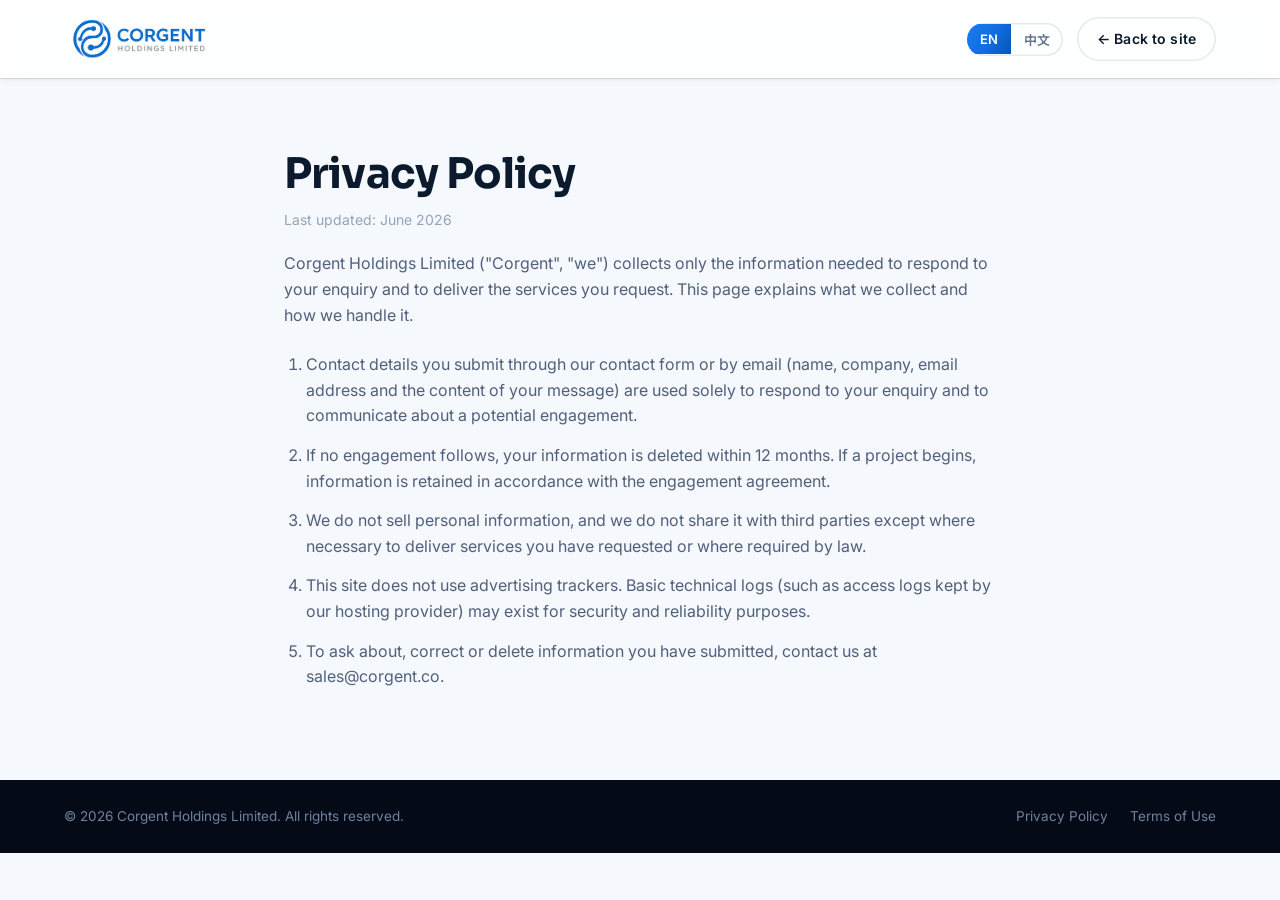
<file: privacy.html>
<!DOCTYPE html>
<html lang="en">
<head>
  <meta charset="UTF-8" />
  <meta name="viewport" content="width=device-width, initial-scale=1.0" />
  <title>Privacy Policy | Corgent Holdings</title>
  <meta name="description" content="Privacy policy of Corgent Holdings Limited." />
  <meta name="robots" content="noindex" />
  <meta name="google" content="notranslate" />
  <link rel="icon" href="assets/img/favicon.ico" />
  <link rel="preconnect" href="https://fonts.googleapis.com" />
  <link rel="preconnect" href="https://fonts.gstatic.com" crossorigin />
  <link href="https://fonts.googleapis.com/css2?family=Sora:wght@400;500;600;700;800&family=Inter:wght@400;500;600;700&family=Noto+Sans+SC:wght@400;500;700&display=swap" rel="stylesheet" />
  <link rel="stylesheet" href="assets/css/styles.css" />
</head>
<body>

<header class="header header--solid is-scrolled">
  <div class="container header__bar">
    <a href="index.html" class="brand" aria-label="Corgent Holdings">
      <img class="brand__logo" src="assets/img/corgent-logo.png" alt="Corgent Holdings Limited" />
    </a>
    <div class="header__right">
      <div class="lang-toggle" role="group" aria-label="Language">
        <button data-lang-btn="en" type="button">EN</button>
        <button data-lang-btn="zh" type="button">中文</button>
      </div>
      <a class="btn btn--ghost" style="height:44px;padding:0 20px;font-size:14px;" href="index.html"><span data-lang="en">← Back to site</span><span data-lang="zh">← 返回首页</span></a>
    </div>
  </div>
</header>

<main>
  <section class="legal">
    <div class="container legal__wrap">
      <h1><span data-lang="en">Privacy Policy</span><span data-lang="zh">隐私政策</span></h1>
      <p class="updated"><span data-lang="en">Last updated: June 2026</span><span data-lang="zh">最近更新:2026 年 6 月</span></p>

      <p><span data-lang="en">Corgent Holdings Limited ("Corgent", "we") collects only the information needed to respond to your enquiry and to deliver the services you request. This page explains what we collect and how we handle it.</span><span data-lang="zh">科進控股有限公司("科進"或"我们")仅收集回应您的咨询及交付您所委托服务所需的信息。本页说明我们收集的内容及处理方式。</span></p>

      <ol>
        <li><span data-lang="en">Contact details you submit through our contact form or by email (name, company, email address and the content of your message) are used solely to respond to your enquiry and to communicate about a potential engagement.</span><span data-lang="zh">您通过联系表单或邮件提交的联系方式(姓名、公司、邮箱及留言内容)仅用于回应您的咨询及就潜在合作进行沟通。</span></li>
        <li><span data-lang="en">If no engagement follows, your information is deleted within 12 months. If a project begins, information is retained in accordance with the engagement agreement.</span><span data-lang="zh">如未达成合作,您的信息将在 12 个月内删除;若项目启动,信息将按合作协议的约定保存。</span></li>
        <li><span data-lang="en">We do not sell personal information, and we do not share it with third parties except where necessary to deliver services you have requested or where required by law.</span><span data-lang="zh">我们不会出售个人信息;除为交付您所委托的服务所必需或法律要求外,亦不会与第三方共享。</span></li>
        <li><span data-lang="en">This site does not use advertising trackers. Basic technical logs (such as access logs kept by our hosting provider) may exist for security and reliability purposes.</span><span data-lang="zh">本网站不使用广告追踪器。出于安全与可靠性目的,托管服务商可能保留基础技术日志(如访问日志)。</span></li>
        <li><span data-lang="en">To ask about, correct or delete information you have submitted, contact us at sales@corgent.co.</span><span data-lang="zh">如需查询、更正或删除您提交的信息,请联系 sales@corgent.co。</span></li>
      </ol>
    </div>
  </section>
</main>

<footer class="footer" style="padding-top:0;">
  <div class="container">
    <div class="footer__bottom">
      <span>© <span data-year>2026</span> <span data-lang="en">Corgent Holdings Limited. All rights reserved.</span><span data-lang="zh">科進控股有限公司 版权所有。</span></span>
      <span style="display:flex;gap:22px;">
        <a href="privacy.html"><span data-lang="en">Privacy Policy</span><span data-lang="zh">隐私政策</span></a>
        <a href="terms.html"><span data-lang="en">Terms of Use</span><span data-lang="zh">服务条款</span></a>
      </span>
    </div>
  </div>
</footer>

<script src="assets/js/main.js"></script>
</body>
</html>
</file>
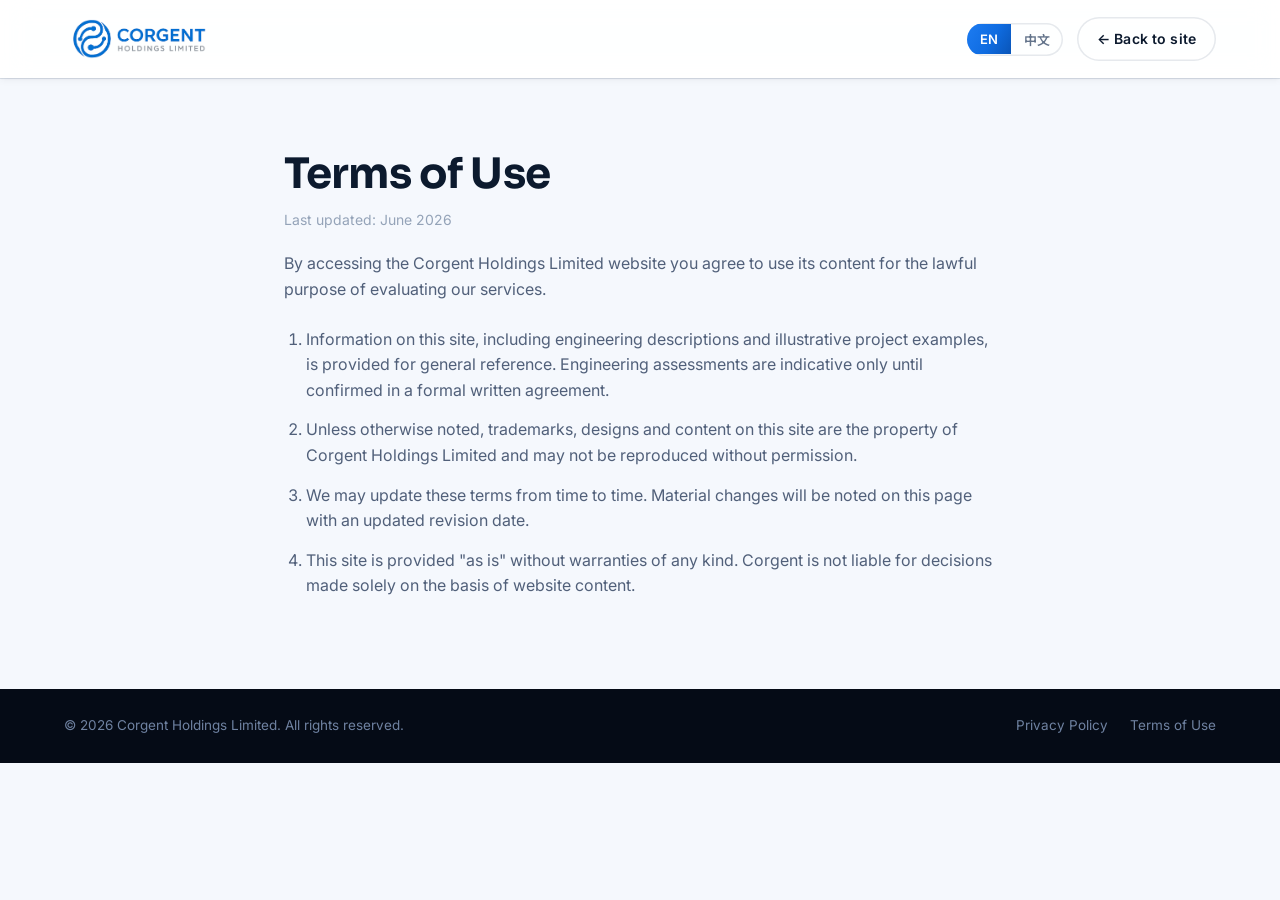
<file: terms.html>
<!DOCTYPE html>
<html lang="en">
<head>
  <meta charset="UTF-8" />
  <meta name="viewport" content="width=device-width, initial-scale=1.0" />
  <title>Terms of Use | Corgent Holdings</title>
  <meta name="description" content="Terms of use of the Corgent Holdings Limited website." />
  <meta name="robots" content="noindex" />
  <meta name="google" content="notranslate" />
  <link rel="icon" href="assets/img/favicon.ico" />
  <link rel="preconnect" href="https://fonts.googleapis.com" />
  <link rel="preconnect" href="https://fonts.gstatic.com" crossorigin />
  <link href="https://fonts.googleapis.com/css2?family=Sora:wght@400;500;600;700;800&family=Inter:wght@400;500;600;700&family=Noto+Sans+SC:wght@400;500;700&display=swap" rel="stylesheet" />
  <link rel="stylesheet" href="assets/css/styles.css" />
</head>
<body>

<header class="header header--solid is-scrolled">
  <div class="container header__bar">
    <a href="index.html" class="brand" aria-label="Corgent Holdings">
      <img class="brand__logo" src="assets/img/corgent-logo.png" alt="Corgent Holdings Limited" />
    </a>
    <div class="header__right">
      <div class="lang-toggle" role="group" aria-label="Language">
        <button data-lang-btn="en" type="button">EN</button>
        <button data-lang-btn="zh" type="button">中文</button>
      </div>
      <a class="btn btn--ghost" style="height:44px;padding:0 20px;font-size:14px;" href="index.html"><span data-lang="en">← Back to site</span><span data-lang="zh">← 返回首页</span></a>
    </div>
  </div>
</header>

<main>
  <section class="legal">
    <div class="container legal__wrap">
      <h1><span data-lang="en">Terms of Use</span><span data-lang="zh">服务条款</span></h1>
      <p class="updated"><span data-lang="en">Last updated: June 2026</span><span data-lang="zh">最近更新:2026 年 6 月</span></p>

      <p><span data-lang="en">By accessing the Corgent Holdings Limited website you agree to use its content for the lawful purpose of evaluating our services.</span><span data-lang="zh">访问科進控股有限公司网站,即表示您同意将网站内容用于合法评估我们服务之目的。</span></p>

      <ol>
        <li><span data-lang="en">Information on this site, including engineering descriptions and illustrative project examples, is provided for general reference. Engineering assessments are indicative only until confirmed in a formal written agreement.</span><span data-lang="zh">本网站信息(包括工程描述与示意性项目案例)仅供一般参考。工程评估仅为参考性意见,须以正式书面协议确认为准。</span></li>
        <li><span data-lang="en">Unless otherwise noted, trademarks, designs and content on this site are the property of Corgent Holdings Limited and may not be reproduced without permission.</span><span data-lang="zh">除特别说明外,本网站中的商标、设计与内容均为科進控股有限公司所有,未经许可不得转载或使用。</span></li>
        <li><span data-lang="en">We may update these terms from time to time. Material changes will be noted on this page with an updated revision date.</span><span data-lang="zh">我们可能不时更新本条款;重大调整将在本页面注明,并更新修订日期。</span></li>
        <li><span data-lang="en">This site is provided "as is" without warranties of any kind. Corgent is not liable for decisions made solely on the basis of website content.</span><span data-lang="zh">本网站按"现状"提供,不附带任何形式的保证。对于仅依据网站内容作出的决策,科進不承担责任。</span></li>
      </ol>
    </div>
  </section>
</main>

<footer class="footer" style="padding-top:0;">
  <div class="container">
    <div class="footer__bottom">
      <span>© <span data-year>2026</span> <span data-lang="en">Corgent Holdings Limited. All rights reserved.</span><span data-lang="zh">科進控股有限公司 版权所有。</span></span>
      <span style="display:flex;gap:22px;">
        <a href="privacy.html"><span data-lang="en">Privacy Policy</span><span data-lang="zh">隐私政策</span></a>
        <a href="terms.html"><span data-lang="en">Terms of Use</span><span data-lang="zh">服务条款</span></a>
      </span>
    </div>
  </div>
</footer>

<script src="assets/js/main.js"></script>
</body>
</html>
</file>
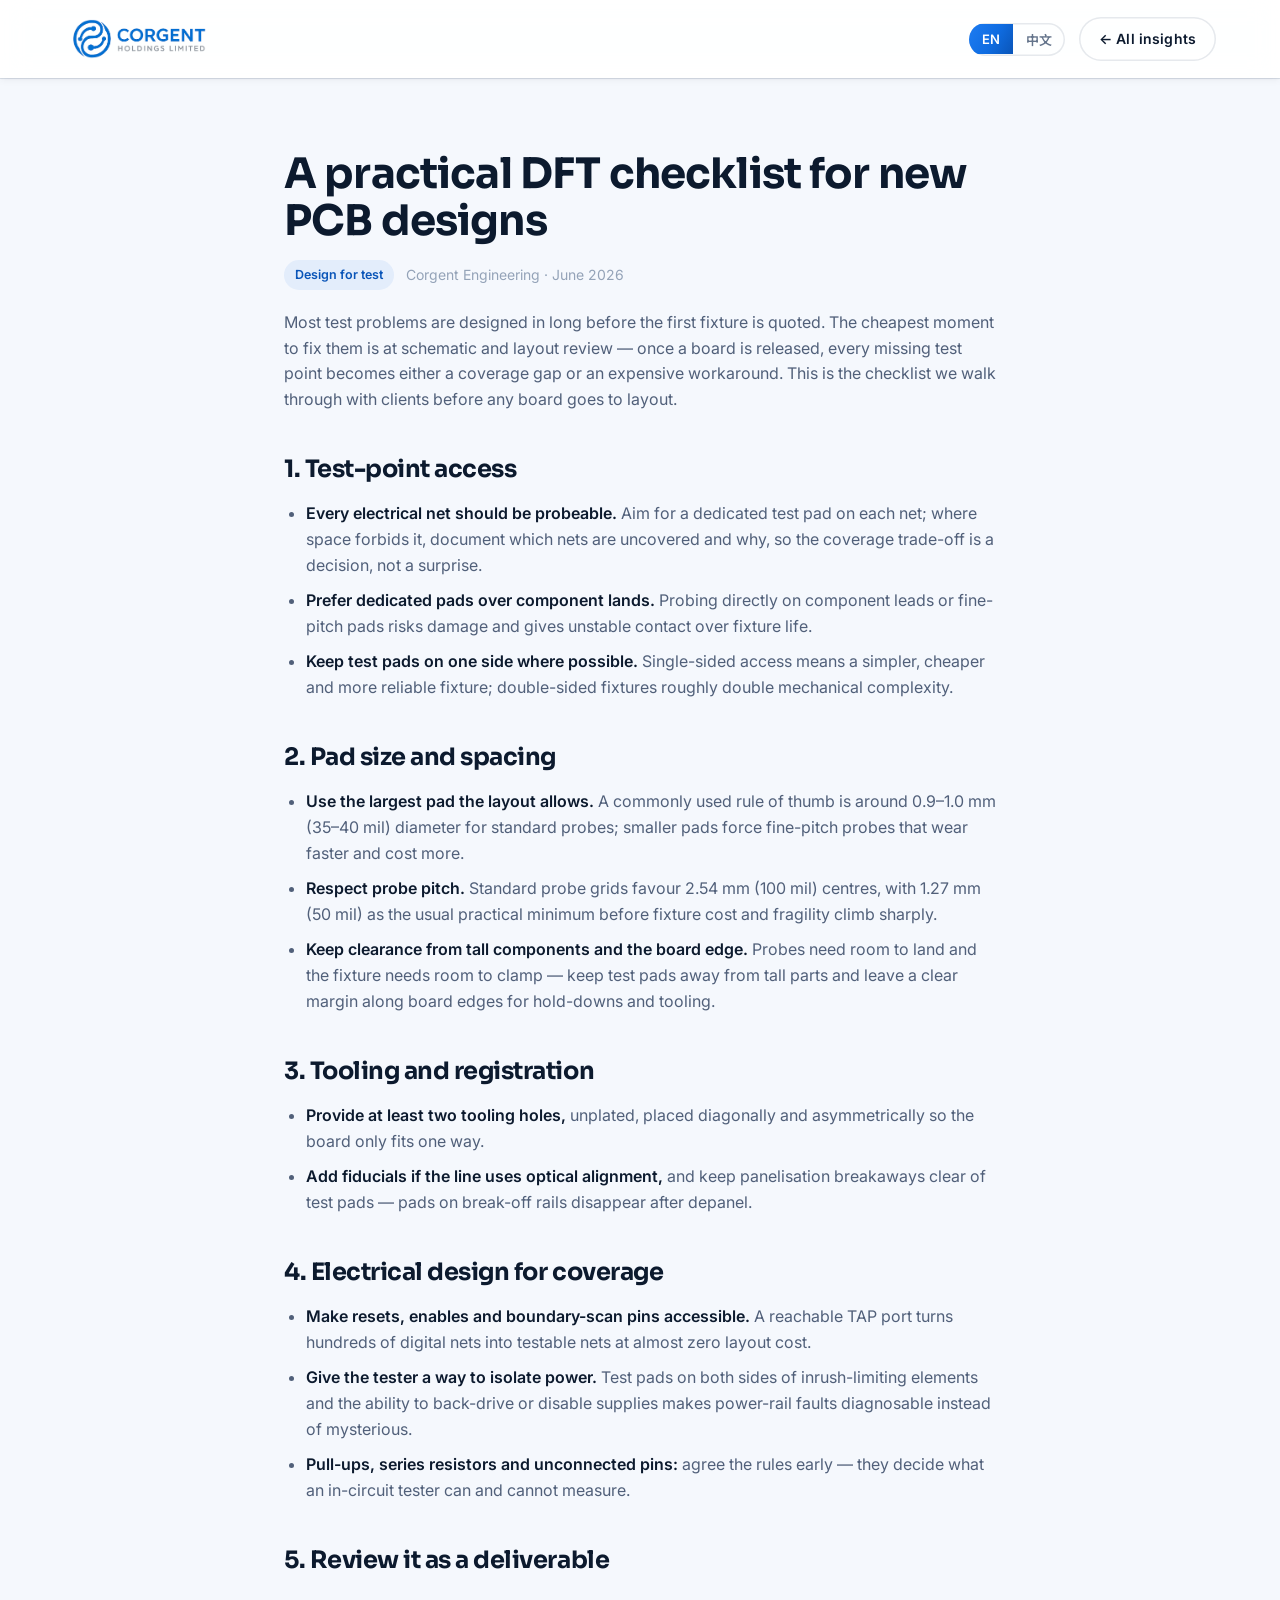
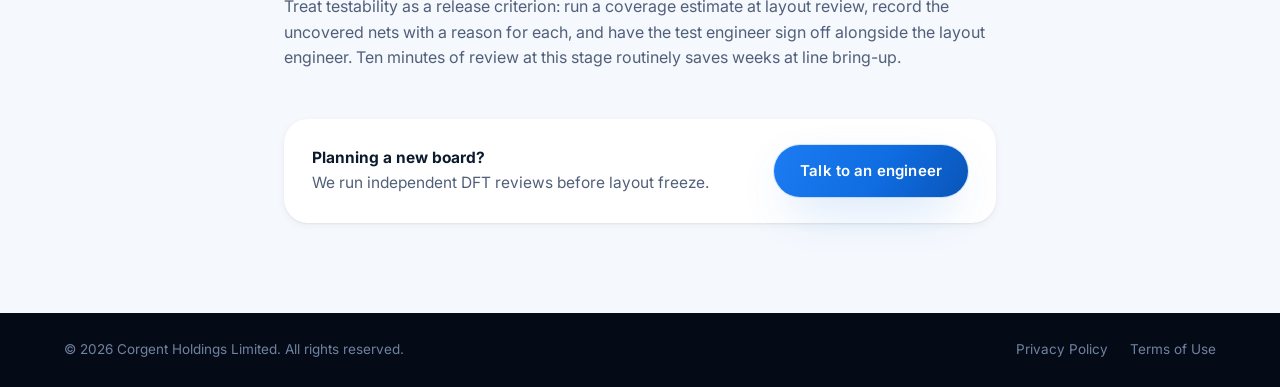
<file: insights/dft-checklist.html>
<!DOCTYPE html>
<html lang="en">
<head>
  <meta charset="UTF-8" />
  <meta name="viewport" content="width=device-width, initial-scale=1.0" />
  <title>A Practical DFT Checklist for New PCB Designs | Corgent Insights</title>
  <meta name="description" content="The test-point, access and coverage rules Corgent applies before any board goes to layout — a practical design-for-test checklist for hardware teams." />
  <meta name="google" content="notranslate" />
  <link rel="canonical" href="https://www.corgent.co/insights/dft-checklist.html" />
  <meta property="og:title" content="A Practical DFT Checklist for New PCB Designs" />
  <meta property="og:description" content="The test-point, access and coverage rules to apply before any board goes to layout." />
  <meta property="og:type" content="article" />
  <meta property="og:url" content="https://www.corgent.co/insights/dft-checklist.html" />
  <meta property="og:image" content="https://www.corgent.co/assets/img/og-banner.jpg" />
  <script type="application/ld+json">
  {
    "@context": "https://schema.org",
    "@type": "TechArticle",
    "headline": "A practical DFT checklist for new PCB designs",
    "description": "The test-point, access and coverage rules to apply before any board goes to layout — a practical design-for-test checklist.",
    "datePublished": "2026-06-10",
    "inLanguage": ["en", "zh"],
    "author": { "@type": "Organization", "name": "Corgent Holdings Limited", "url": "https://www.corgent.co/" },
    "publisher": { "@id": "https://www.corgent.co/#org" },
    "mainEntityOfPage": "https://www.corgent.co/insights/dft-checklist.html",
    "image": "https://www.corgent.co/assets/img/og-banner.jpg"
  }
  </script>
  <link rel="icon" href="../assets/img/favicon.ico" />
  <link rel="preconnect" href="https://fonts.googleapis.com" />
  <link rel="preconnect" href="https://fonts.gstatic.com" crossorigin />
  <link href="https://fonts.googleapis.com/css2?family=Sora:wght@400;500;600;700;800&family=Inter:wght@400;500;600;700&family=Noto+Sans+SC:wght@400;500;700&display=swap" rel="stylesheet" />
  <link rel="stylesheet" href="../assets/css/styles.css" />
</head>
<body>

<header class="header header--solid is-scrolled">
  <div class="container header__bar">
    <a href="../index.html" class="brand" aria-label="Corgent Holdings">
      <img class="brand__logo" src="../assets/img/corgent-logo.png" alt="Corgent Holdings Limited" />
    </a>
    <div class="header__right">
      <div class="lang-toggle" role="group" aria-label="Language">
        <button data-lang-btn="en" type="button">EN</button>
        <button data-lang-btn="zh" type="button">中文</button>
      </div>
      <a class="btn btn--ghost" style="height:44px;padding:0 20px;font-size:14px;" href="../index.html#insights"><span data-lang="en">← All insights</span><span data-lang="zh">← 全部洞察</span></a>
    </div>
  </div>
</header>

<main>
  <section class="legal">
    <div class="container legal__wrap">
      <h1><span data-lang="en">A practical DFT checklist for new PCB designs</span><span data-lang="zh">新板设计的实用 DFT 检查清单</span></h1>
      <div class="article-meta">
        <span class="post__tag"><span data-lang="en">Design for test</span><span data-lang="zh">可测试性设计</span></span>
        <span class="date"><span data-lang="en">Corgent Engineering · June 2026</span><span data-lang="zh">科進工程团队 · 2026 年 6 月</span></span>
      </div>

      <p><span data-lang="en">Most test problems are designed in long before the first fixture is quoted. The cheapest moment to fix them is at schematic and layout review — once a board is released, every missing test point becomes either a coverage gap or an expensive workaround. This is the checklist we walk through with clients before any board goes to layout.</span><span data-lang="zh">大多数测试问题,早在第一套治具报价之前就已经"设计"进了板子里。修正它们成本最低的时机是原理图与布局评审——板子一旦发出,每一个缺失的测试点不是变成覆盖率缺口,就是变成昂贵的补救措施。下面是我们在客户的板子进入布局前逐项核对的清单。</span></p>

      <h2><span data-lang="en">1. Test-point access</span><span data-lang="zh">一、测试点可达性</span></h2>
      <ul>
        <li><span data-lang="en"><b>Every electrical net should be probeable.</b> Aim for a dedicated test pad on each net; where space forbids it, document which nets are uncovered and why, so the coverage trade-off is a decision, not a surprise.</span><span data-lang="zh"><b>每个电气网络都应可探测。</b>尽量为每个网络设置专用测试焊盘;空间不允许时,记录哪些网络未覆盖及原因——让覆盖率的取舍成为"决策"而非"意外"。</span></li>
        <li><span data-lang="en"><b>Prefer dedicated pads over component lands.</b> Probing directly on component leads or fine-pitch pads risks damage and gives unstable contact over fixture life.</span><span data-lang="zh"><b>优先使用专用测试焊盘,而非元件焊盘。</b>直接探测元件引脚或细间距焊盘既可能造成损伤,长期接触也不稳定。</span></li>
        <li><span data-lang="en"><b>Keep test pads on one side where possible.</b> Single-sided access means a simpler, cheaper and more reliable fixture; double-sided fixtures roughly double mechanical complexity.</span><span data-lang="zh"><b>测试焊盘尽量集中在同一面。</b>单面探测意味着治具更简单、更便宜、更可靠;双面治具的机械复杂度大约翻倍。</span></li>
      </ul>

      <h2><span data-lang="en">2. Pad size and spacing</span><span data-lang="zh">二、焊盘尺寸与间距</span></h2>
      <ul>
        <li><span data-lang="en"><b>Use the largest pad the layout allows.</b> A commonly used rule of thumb is around 0.9–1.0&nbsp;mm (35–40&nbsp;mil) diameter for standard probes; smaller pads force fine-pitch probes that wear faster and cost more.</span><span data-lang="zh"><b>在布局允许范围内把焊盘做大。</b>常用经验值是标准探针配约 0.9–1.0&nbsp;mm(35–40&nbsp;mil)直径;焊盘更小就只能用细间距探针——磨损更快、成本更高。</span></li>
        <li><span data-lang="en"><b>Respect probe pitch.</b> Standard probe grids favour 2.54&nbsp;mm (100&nbsp;mil) centres, with 1.27&nbsp;mm (50&nbsp;mil) as the usual practical minimum before fixture cost and fragility climb sharply.</span><span data-lang="zh"><b>尊重探针栅格间距。</b>标准探针阵列以 2.54&nbsp;mm(100&nbsp;mil)中心距最稳妥;1.27&nbsp;mm(50&nbsp;mil)通常是实用下限,再小治具成本与脆弱性会陡增。</span></li>
        <li><span data-lang="en"><b>Keep clearance from tall components and the board edge.</b> Probes need room to land and the fixture needs room to clamp — keep test pads away from tall parts and leave a clear margin along board edges for hold-downs and tooling.</span><span data-lang="zh"><b>与高元件和板边保持距离。</b>探针需要落针空间,治具需要压紧空间——测试焊盘要避开高元件,板边预留空白区域给压杆与工装。</span></li>
      </ul>

      <h2><span data-lang="en">3. Tooling and registration</span><span data-lang="zh">三、定位与工装</span></h2>
      <ul>
        <li><span data-lang="en"><b>Provide at least two tooling holes,</b> unplated, placed diagonally and asymmetrically so the board only fits one way.</span><span data-lang="zh"><b>至少设置两个定位孔</b>——非电镀孔,对角且非对称布置,确保板子只能以唯一方向装入。</span></li>
        <li><span data-lang="en"><b>Add fiducials if the line uses optical alignment,</b> and keep panelisation breakaways clear of test pads — pads on break-off rails disappear after depanel.</span><span data-lang="zh"><b>若产线使用光学对位,加基准点(fiducial);</b>拼板工艺边上不要放测试焊盘——分板后这些焊盘就不存在了。</span></li>
      </ul>

      <h2><span data-lang="en">4. Electrical design for coverage</span><span data-lang="zh">四、面向覆盖率的电气设计</span></h2>
      <ul>
        <li><span data-lang="en"><b>Make resets, enables and boundary-scan pins accessible.</b> A reachable TAP port turns hundreds of digital nets into testable nets at almost zero layout cost.</span><span data-lang="zh"><b>复位、使能与边界扫描引脚必须可达。</b>一个可触达的 TAP 口,几乎零布局代价就能让数百个数字网络变得可测。</span></li>
        <li><span data-lang="en"><b>Give the tester a way to isolate power.</b> Test pads on both sides of inrush-limiting elements and the ability to back-drive or disable supplies makes power-rail faults diagnosable instead of mysterious.</span><span data-lang="zh"><b>给测试机隔离电源的手段。</b>在浪涌限制元件两侧都布测试点,并允许禁用或旁路供电,电源轨故障才能被定位,而不是成为悬案。</span></li>
        <li><span data-lang="en"><b>Pull-ups, series resistors and unconnected pins:</b> agree the rules early — they decide what an in-circuit tester can and cannot measure.</span><span data-lang="zh"><b>上拉、串阻与悬空引脚:</b>尽早约定处理规则——它们直接决定在线测试机"能测什么、不能测什么"。</span></li>
      </ul>

      <h2><span data-lang="en">5. Review it as a deliverable</span><span data-lang="zh">五、把 DFT 当作交付物来评审</span></h2>
      <p><span data-lang="en">Treat testability as a release criterion: run a coverage estimate at layout review, record the uncovered nets with a reason for each, and have the test engineer sign off alongside the layout engineer. Ten minutes of review at this stage routinely saves weeks at line bring-up.</span><span data-lang="zh">把可测试性当作发布门槛:布局评审时做一次覆盖率估算,逐项记录未覆盖网络及原因,并由测试工程师与布局工程师共同签核。这个阶段十分钟的评审,往往能在产线导入时省下数周。</span></p>

      <div class="article-cta">
        <p><b><span data-lang="en">Planning a new board?</span><span data-lang="zh">正在规划新板?</span></b><br /><span data-lang="en">We run independent DFT reviews before layout freeze.</span><span data-lang="zh">我们提供布局冻结前的独立 DFT 评审。</span></p>
        <a class="btn btn--primary" href="../index.html#contact"><span data-lang="en">Talk to an engineer</span><span data-lang="zh">联系工程师</span></a>
      </div>
    </div>
  </section>
</main>

<footer class="footer" style="padding-top:0;">
  <div class="container">
    <div class="footer__bottom">
      <span>© <span data-year>2026</span> <span data-lang="en">Corgent Holdings Limited. All rights reserved.</span><span data-lang="zh">科進控股有限公司 版权所有。</span></span>
      <span style="display:flex;gap:22px;">
        <a href="../privacy.html"><span data-lang="en">Privacy Policy</span><span data-lang="zh">隐私政策</span></a>
        <a href="../terms.html"><span data-lang="en">Terms of Use</span><span data-lang="zh">服务条款</span></a>
      </span>
    </div>
  </div>
</footer>

<script src="../assets/js/main.js"></script>
</body>
</html>
</file>
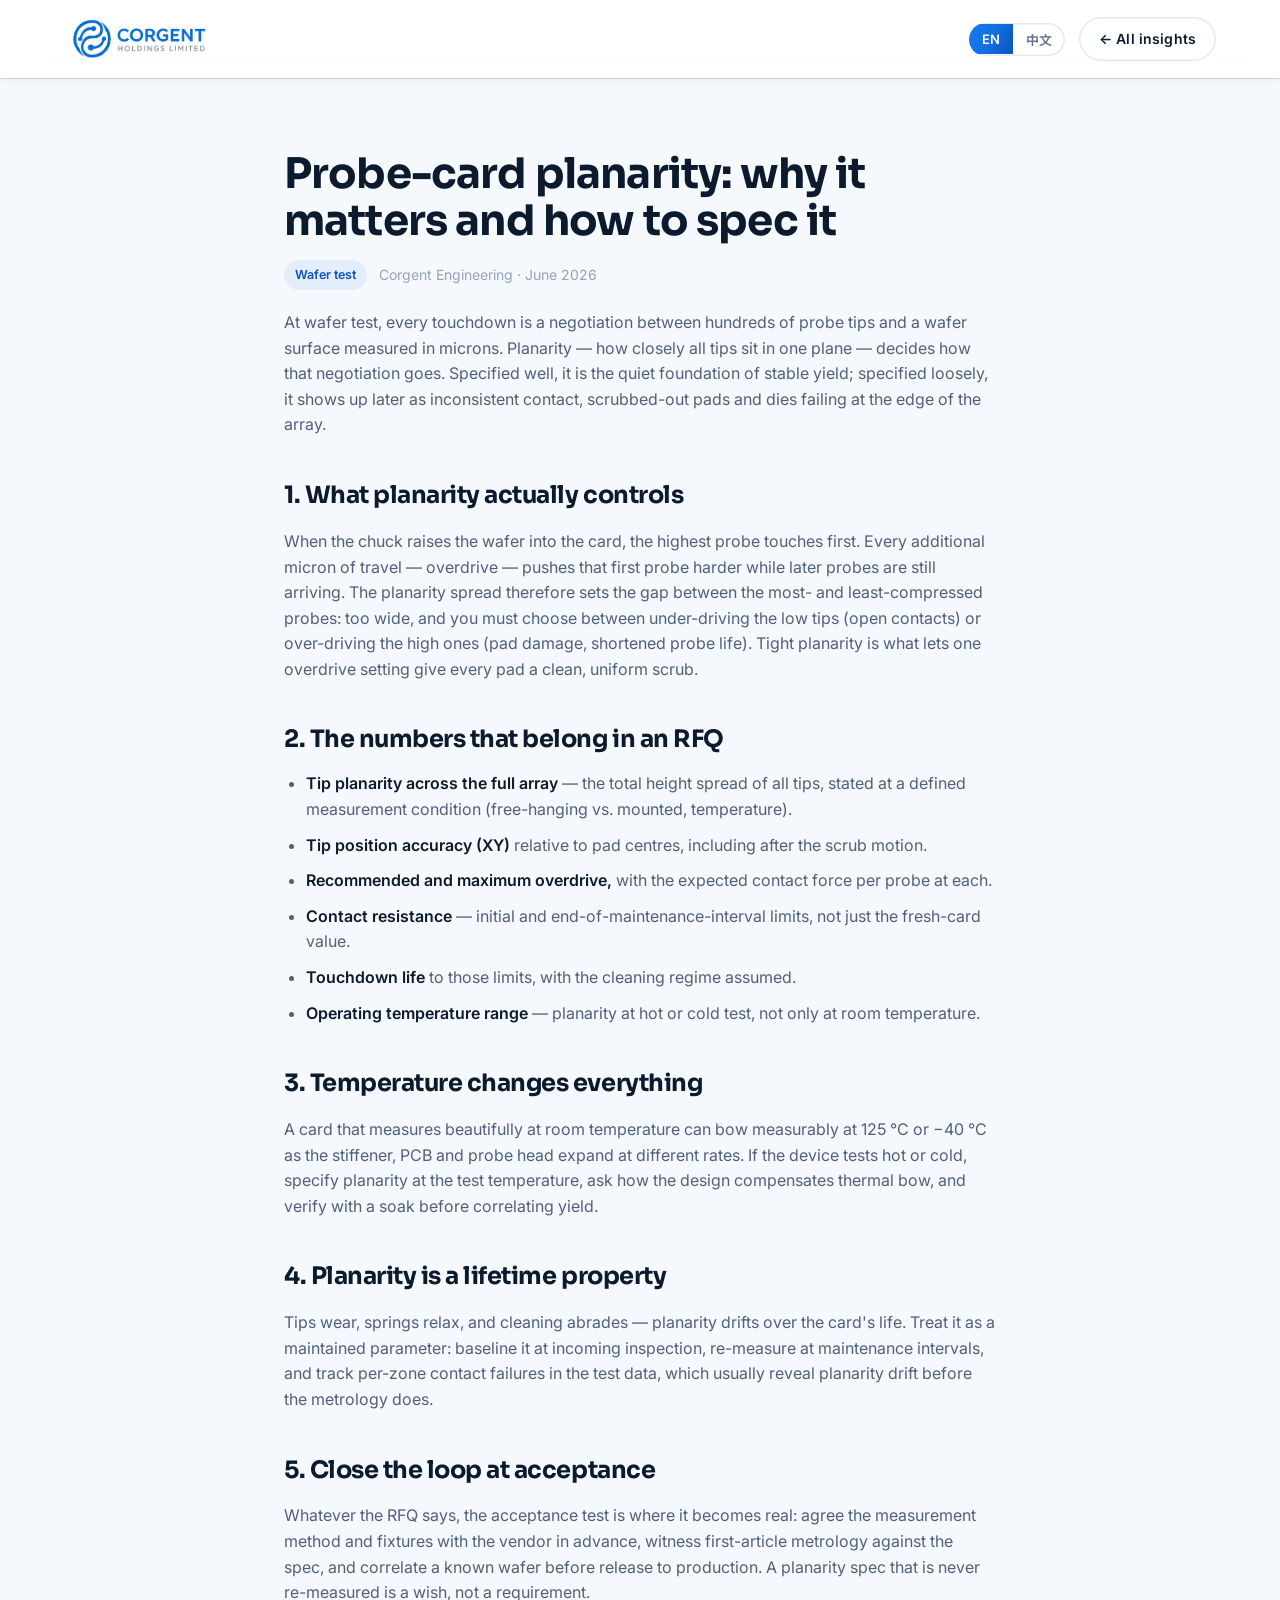
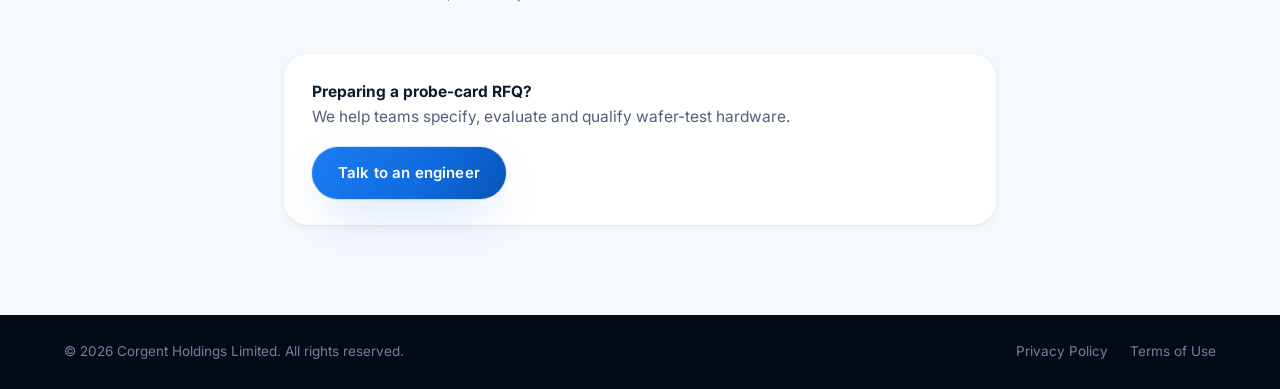
<file: insights/probe-card-planarity.html>
<!DOCTYPE html>
<html lang="en">
<head>
  <meta charset="UTF-8" />
  <meta name="viewport" content="width=device-width, initial-scale=1.0" />
  <title>Probe-Card Planarity: Why It Matters and How to Spec It | Corgent Insights</title>
  <meta name="description" content="How probe-card planarity drives touchdown yield at wafer test, and the parameters to put in your next probe-card RFQ — practical guidance from Corgent." />
  <meta name="google" content="notranslate" />
  <link rel="canonical" href="https://www.corgent.co/insights/probe-card-planarity.html" />
  <meta property="og:title" content="Probe-Card Planarity: Why It Matters and How to Spec It" />
  <meta property="og:description" content="How planarity drives touchdown yield at wafer test, and the parameters to put in your next probe-card RFQ." />
  <meta property="og:type" content="article" />
  <meta property="og:url" content="https://www.corgent.co/insights/probe-card-planarity.html" />
  <meta property="og:image" content="https://www.corgent.co/assets/img/og-banner.jpg" />
  <script type="application/ld+json">
  {
    "@context": "https://schema.org",
    "@type": "TechArticle",
    "headline": "Probe-card planarity: why it matters and how to spec it",
    "description": "How probe-card planarity drives touchdown yield at wafer test, and the parameters to put in a probe-card RFQ.",
    "datePublished": "2026-06-10",
    "inLanguage": ["en", "zh"],
    "author": { "@type": "Organization", "name": "Corgent Holdings Limited", "url": "https://www.corgent.co/" },
    "publisher": { "@id": "https://www.corgent.co/#org" },
    "mainEntityOfPage": "https://www.corgent.co/insights/probe-card-planarity.html",
    "image": "https://www.corgent.co/assets/img/og-banner.jpg"
  }
  </script>
  <link rel="icon" href="../assets/img/favicon.ico" />
  <link rel="preconnect" href="https://fonts.googleapis.com" />
  <link rel="preconnect" href="https://fonts.gstatic.com" crossorigin />
  <link href="https://fonts.googleapis.com/css2?family=Sora:wght@400;500;600;700;800&family=Inter:wght@400;500;600;700&family=Noto+Sans+SC:wght@400;500;700&display=swap" rel="stylesheet" />
  <link rel="stylesheet" href="../assets/css/styles.css" />
</head>
<body>

<header class="header header--solid is-scrolled">
  <div class="container header__bar">
    <a href="../index.html" class="brand" aria-label="Corgent Holdings">
      <img class="brand__logo" src="../assets/img/corgent-logo.png" alt="Corgent Holdings Limited" />
    </a>
    <div class="header__right">
      <div class="lang-toggle" role="group" aria-label="Language">
        <button data-lang-btn="en" type="button">EN</button>
        <button data-lang-btn="zh" type="button">中文</button>
      </div>
      <a class="btn btn--ghost" style="height:44px;padding:0 20px;font-size:14px;" href="../index.html#insights"><span data-lang="en">← All insights</span><span data-lang="zh">← 全部洞察</span></a>
    </div>
  </div>
</header>

<main>
  <section class="legal">
    <div class="container legal__wrap">
      <h1><span data-lang="en">Probe-card planarity: why it matters and how to spec it</span><span data-lang="zh">探针卡平面度:为何重要、如何定规格</span></h1>
      <div class="article-meta">
        <span class="post__tag"><span data-lang="en">Wafer test</span><span data-lang="zh">晶圆测试</span></span>
        <span class="date"><span data-lang="en">Corgent Engineering · June 2026</span><span data-lang="zh">科進工程团队 · 2026 年 6 月</span></span>
      </div>

      <p><span data-lang="en">At wafer test, every touchdown is a negotiation between hundreds of probe tips and a wafer surface measured in microns. Planarity — how closely all tips sit in one plane — decides how that negotiation goes. Specified well, it is the quiet foundation of stable yield; specified loosely, it shows up later as inconsistent contact, scrubbed-out pads and dies failing at the edge of the array.</span><span data-lang="zh">在晶圆测试中,每一次落针(touchdown)都是数百个针尖与一片以微米计的晶圆表面之间的"博弈"。平面度——所有针尖与同一平面的贴合程度——决定了这场博弈的结果。规格定得好,它是良率稳定的无声基石;定得松,它日后就会表现为接触时好时坏、焊盘被过度刮蚀、阵列边缘的晶粒批量失效。</span></p>

      <h2><span data-lang="en">1. What planarity actually controls</span><span data-lang="zh">一、平面度到底控制什么</span></h2>
      <p><span data-lang="en">When the chuck raises the wafer into the card, the highest probe touches first. Every additional micron of travel — overdrive — pushes that first probe harder while later probes are still arriving. The planarity spread therefore sets the gap between the most- and least-compressed probes: too wide, and you must choose between under-driving the low tips (open contacts) or over-driving the high ones (pad damage, shortened probe life). Tight planarity is what lets one overdrive setting give every pad a clean, uniform scrub.</span><span data-lang="zh">当载台(chuck)将晶圆抬升压向探针卡时,最高的针先接触。之后每多压入一微米——即过驱动量(overdrive)——最先接触的针就被压得更紧,而最低的针才刚刚到位。平面度的离散因此决定了"压得最深的针"与"压得最浅的针"之间的差距:差距太大,你就只能二选一——要么低针欠驱动(接触开路),要么高针过驱动(焊盘损伤、探针寿命缩短)。只有平面度足够紧,一个统一的过驱动设定才能让每个焊盘都得到干净、均匀的刮擦(scrub)。</span></p>

      <h2><span data-lang="en">2. The numbers that belong in an RFQ</span><span data-lang="zh">二、询价单里应该写哪些参数</span></h2>
      <ul>
        <li><span data-lang="en"><b>Tip planarity across the full array</b> — the total height spread of all tips, stated at a defined measurement condition (free-hanging vs. mounted, temperature).</span><span data-lang="zh"><b>全阵列针尖平面度</b>——所有针尖的总高度离散,并注明测量条件(自由态还是装机态、测量温度)。</span></li>
        <li><span data-lang="en"><b>Tip position accuracy (XY)</b> relative to pad centres, including after the scrub motion.</span><span data-lang="zh"><b>针尖位置精度(XY)</b>——相对焊盘中心,且包含刮擦动作之后的位置。</span></li>
        <li><span data-lang="en"><b>Recommended and maximum overdrive,</b> with the expected contact force per probe at each.</span><span data-lang="zh"><b>推荐与最大过驱动量</b>,以及对应条件下的单针接触力。</span></li>
        <li><span data-lang="en"><b>Contact resistance</b> — initial and end-of-maintenance-interval limits, not just the fresh-card value.</span><span data-lang="zh"><b>接触电阻</b>——给出初始值与维护周期末的限值,而不只是新卡数据。</span></li>
        <li><span data-lang="en"><b>Touchdown life</b> to those limits, with the cleaning regime assumed.</span><span data-lang="zh"><b>达到上述限值前的落针寿命</b>,并注明所假设的清针方案。</span></li>
        <li><span data-lang="en"><b>Operating temperature range</b> — planarity at hot or cold test, not only at room temperature.</span><span data-lang="zh"><b>工作温度范围</b>——高温/低温测试下的平面度,而非仅常温指标。</span></li>
      </ul>

      <h2><span data-lang="en">3. Temperature changes everything</span><span data-lang="zh">三、温度会改变一切</span></h2>
      <p><span data-lang="en">A card that measures beautifully at room temperature can bow measurably at 125&nbsp;°C or −40&nbsp;°C as the stiffener, PCB and probe head expand at different rates. If the device tests hot or cold, specify planarity at the test temperature, ask how the design compensates thermal bow, and verify with a soak before correlating yield.</span><span data-lang="zh">一张常温下数据漂亮的探针卡,在 125&nbsp;°C 或 −40&nbsp;°C 时可能出现可测量的弓曲——加强板、PCB 与探针头的热膨胀系数各不相同。如果器件需要高低温测试,平面度必须按测试温度规定,询问设计如何补偿热弓曲,并在良率对标前先做温度浸置验证。</span></p>

      <h2><span data-lang="en">4. Planarity is a lifetime property</span><span data-lang="zh">四、平面度是"全生命周期"属性</span></h2>
      <p><span data-lang="en">Tips wear, springs relax, and cleaning abrades — planarity drifts over the card's life. Treat it as a maintained parameter: baseline it at incoming inspection, re-measure at maintenance intervals, and track per-zone contact failures in the test data, which usually reveal planarity drift before the metrology does.</span><span data-lang="zh">针尖会磨损、弹性会松弛、清针本身也是磨耗——平面度在探针卡的生命周期内会持续漂移。要把它当作受维护的参数:来料检验时建立基线,按维护周期复测,并在测试数据中按区域跟踪接触失效——数据上的分区异常,往往比计量复测更早暴露平面度漂移。</span></p>

      <h2><span data-lang="en">5. Close the loop at acceptance</span><span data-lang="zh">五、在验收环节闭环</span></h2>
      <p><span data-lang="en">Whatever the RFQ says, the acceptance test is where it becomes real: agree the measurement method and fixtures with the vendor in advance, witness first-article metrology against the spec, and correlate a known wafer before release to production. A planarity spec that is never re-measured is a wish, not a requirement.</span><span data-lang="zh">无论询价单写得多完整,真正兑现是在验收环节:提前与供应商约定测量方法与治具,首件计量按规格见证,量产放行前用已知晶圆做相关性验证。从不复测的平面度规格,只是愿望,不是要求。</span></p>

      <div class="article-cta">
        <p><b><span data-lang="en">Preparing a probe-card RFQ?</span><span data-lang="zh">在准备探针卡询价?</span></b><br /><span data-lang="en">We help teams specify, evaluate and qualify wafer-test hardware.</span><span data-lang="zh">我们协助团队定义、评估并验证晶圆测试硬件。</span></p>
        <a class="btn btn--primary" href="../index.html#contact"><span data-lang="en">Talk to an engineer</span><span data-lang="zh">联系工程师</span></a>
      </div>
    </div>
  </section>
</main>

<footer class="footer" style="padding-top:0;">
  <div class="container">
    <div class="footer__bottom">
      <span>© <span data-year>2026</span> <span data-lang="en">Corgent Holdings Limited. All rights reserved.</span><span data-lang="zh">科進控股有限公司 版权所有。</span></span>
      <span style="display:flex;gap:22px;">
        <a href="../privacy.html"><span data-lang="en">Privacy Policy</span><span data-lang="zh">隐私政策</span></a>
        <a href="../terms.html"><span data-lang="en">Terms of Use</span><span data-lang="zh">服务条款</span></a>
      </span>
    </div>
  </div>
</footer>

<script src="../assets/js/main.js"></script>
</body>
</html>
</file>
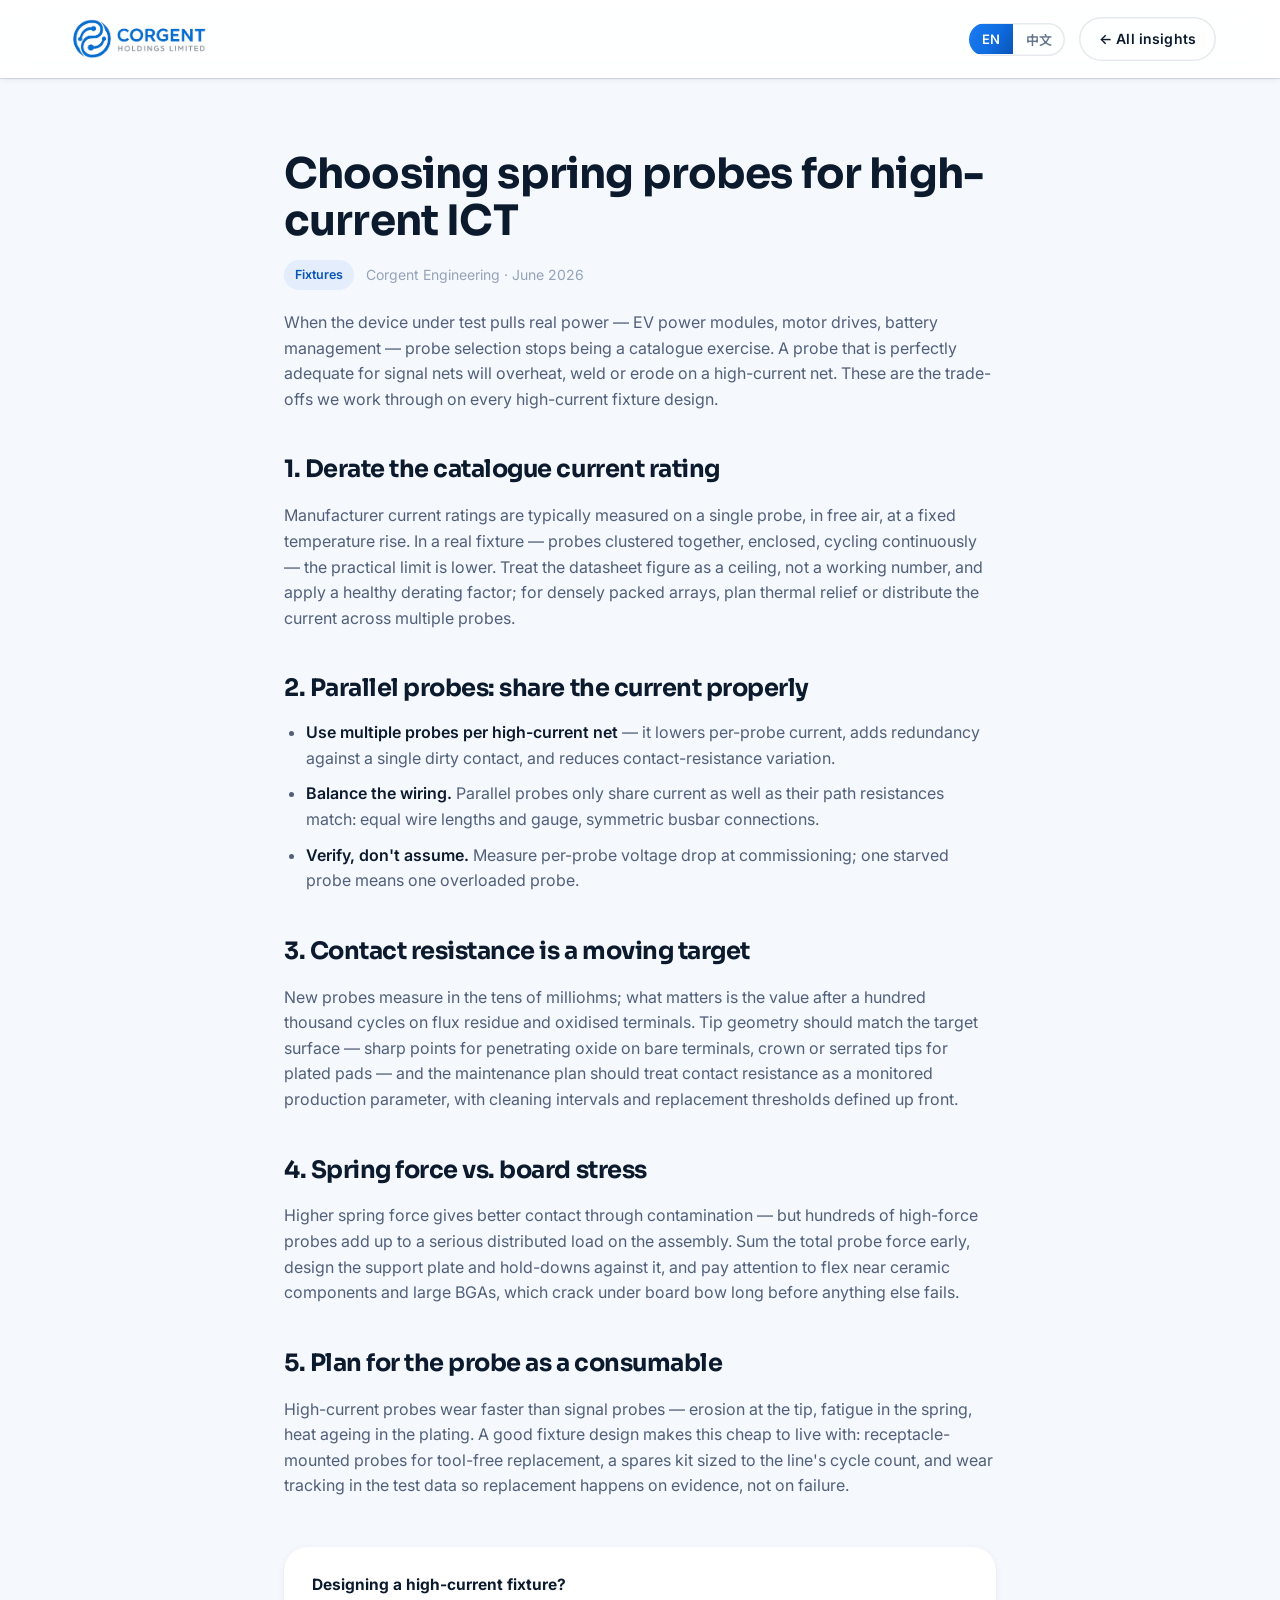
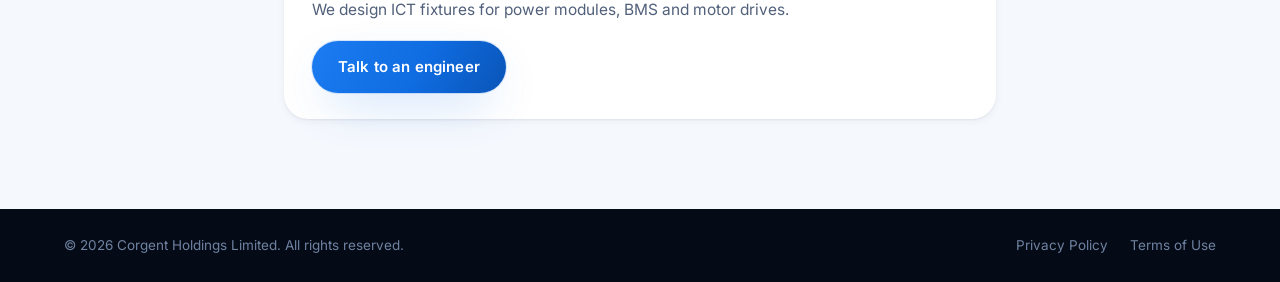
<file: insights/spring-probe-selection.html>
<!DOCTYPE html>
<html lang="en">
<head>
  <meta charset="UTF-8" />
  <meta name="viewport" content="width=device-width, initial-scale=1.0" />
  <title>Choosing Spring Probes for High-Current ICT | Corgent Insights</title>
  <meta name="description" content="Current rating, contact resistance and life-cycle trade-offs when selecting spring probes for high-current in-circuit test — practical guidance from Corgent." />
  <meta name="google" content="notranslate" />
  <link rel="canonical" href="https://www.corgent.co/insights/spring-probe-selection.html" />
  <meta property="og:title" content="Choosing Spring Probes for High-Current ICT" />
  <meta property="og:description" content="Current rating, contact resistance and life-cycle trade-offs when the DUT pulls real power." />
  <meta property="og:type" content="article" />
  <meta property="og:url" content="https://www.corgent.co/insights/spring-probe-selection.html" />
  <meta property="og:image" content="https://www.corgent.co/assets/img/og-banner.jpg" />
  <script type="application/ld+json">
  {
    "@context": "https://schema.org",
    "@type": "TechArticle",
    "headline": "Choosing spring probes for high-current ICT",
    "description": "Current rating, contact resistance and life-cycle trade-offs when selecting spring probes for high-current in-circuit test.",
    "datePublished": "2026-06-10",
    "inLanguage": ["en", "zh"],
    "author": { "@type": "Organization", "name": "Corgent Holdings Limited", "url": "https://www.corgent.co/" },
    "publisher": { "@id": "https://www.corgent.co/#org" },
    "mainEntityOfPage": "https://www.corgent.co/insights/spring-probe-selection.html",
    "image": "https://www.corgent.co/assets/img/og-banner.jpg"
  }
  </script>
  <link rel="icon" href="../assets/img/favicon.ico" />
  <link rel="preconnect" href="https://fonts.googleapis.com" />
  <link rel="preconnect" href="https://fonts.gstatic.com" crossorigin />
  <link href="https://fonts.googleapis.com/css2?family=Sora:wght@400;500;600;700;800&family=Inter:wght@400;500;600;700&family=Noto+Sans+SC:wght@400;500;700&display=swap" rel="stylesheet" />
  <link rel="stylesheet" href="../assets/css/styles.css" />
</head>
<body>

<header class="header header--solid is-scrolled">
  <div class="container header__bar">
    <a href="../index.html" class="brand" aria-label="Corgent Holdings">
      <img class="brand__logo" src="../assets/img/corgent-logo.png" alt="Corgent Holdings Limited" />
    </a>
    <div class="header__right">
      <div class="lang-toggle" role="group" aria-label="Language">
        <button data-lang-btn="en" type="button">EN</button>
        <button data-lang-btn="zh" type="button">中文</button>
      </div>
      <a class="btn btn--ghost" style="height:44px;padding:0 20px;font-size:14px;" href="../index.html#insights"><span data-lang="en">← All insights</span><span data-lang="zh">← 全部洞察</span></a>
    </div>
  </div>
</header>

<main>
  <section class="legal">
    <div class="container legal__wrap">
      <h1><span data-lang="en">Choosing spring probes for high-current ICT</span><span data-lang="zh">大电流 ICT 弹簧探针选型要点</span></h1>
      <div class="article-meta">
        <span class="post__tag"><span data-lang="en">Fixtures</span><span data-lang="zh">治具</span></span>
        <span class="date"><span data-lang="en">Corgent Engineering · June 2026</span><span data-lang="zh">科進工程团队 · 2026 年 6 月</span></span>
      </div>

      <p><span data-lang="en">When the device under test pulls real power — EV power modules, motor drives, battery management — probe selection stops being a catalogue exercise. A probe that is perfectly adequate for signal nets will overheat, weld or erode on a high-current net. These are the trade-offs we work through on every high-current fixture design.</span><span data-lang="zh">当被测件承载真实功率——电动车功率模块、电机驱动、电池管理——探针选型就不再是"翻目录"那么简单。在信号网络上完全够用的探针,放到大电流网络上会过热、粘连甚至烧蚀。下面是我们在每个大电流治具设计中反复权衡的要点。</span></p>

      <h2><span data-lang="en">1. Derate the catalogue current rating</span><span data-lang="zh">一、目录额定电流要降额使用</span></h2>
      <p><span data-lang="en">Manufacturer current ratings are typically measured on a single probe, in free air, at a fixed temperature rise. In a real fixture — probes clustered together, enclosed, cycling continuously — the practical limit is lower. Treat the datasheet figure as a ceiling, not a working number, and apply a healthy derating factor; for densely packed arrays, plan thermal relief or distribute the current across multiple probes.</span><span data-lang="zh">厂商的额定电流通常是单根探针、自由空气、固定温升条件下测得的。而真实治具中——探针密集排布、空间封闭、连续循环——实际可用电流更低。把数据手册的数字当作"上限"而非"工作值",留足降额余量;对密集阵列,要考虑散热设计或将电流分配到多根探针上。</span></p>

      <h2><span data-lang="en">2. Parallel probes: share the current properly</span><span data-lang="zh">二、并联探针:让电流真正均流</span></h2>
      <ul>
        <li><span data-lang="en"><b>Use multiple probes per high-current net</b> — it lowers per-probe current, adds redundancy against a single dirty contact, and reduces contact-resistance variation.</span><span data-lang="zh"><b>每个大电流网络使用多根探针</b>——降低单针电流、对单点接触不良形成冗余,并减小接触电阻的离散。</span></li>
        <li><span data-lang="en"><b>Balance the wiring.</b> Parallel probes only share current as well as their path resistances match: equal wire lengths and gauge, symmetric busbar connections.</span><span data-lang="zh"><b>配线要均衡。</b>并联探针的均流效果取决于路径电阻是否一致:导线等长等径,铜排连接对称。</span></li>
        <li><span data-lang="en"><b>Verify, don't assume.</b> Measure per-probe voltage drop at commissioning; one starved probe means one overloaded probe.</span><span data-lang="zh"><b>用测量验证,不要靠假设。</b>调试时逐针测电压降;有一根"分不到"电流,就意味着另一根在过载。</span></li>
      </ul>

      <h2><span data-lang="en">3. Contact resistance is a moving target</span><span data-lang="zh">三、接触电阻是个"会漂移"的指标</span></h2>
      <p><span data-lang="en">New probes measure in the tens of milliohms; what matters is the value after a hundred thousand cycles on flux residue and oxidised terminals. Tip geometry should match the target surface — sharp points for penetrating oxide on bare terminals, crown or serrated tips for plated pads — and the maintenance plan should treat contact resistance as a monitored production parameter, with cleaning intervals and replacement thresholds defined up front.</span><span data-lang="zh">新探针的接触电阻只有几十毫欧;真正重要的是在助焊剂残留与氧化端子上循环十万次之后的数值。针头形状要匹配目标表面——尖头适合刺穿裸端子上的氧化层,皇冠头/锯齿头适合电镀焊盘——维护计划要把接触电阻当作受监控的生产参数,提前定义清洁周期与更换阈值。</span></p>

      <h2><span data-lang="en">4. Spring force vs. board stress</span><span data-lang="zh">四、弹簧力与板件应力的平衡</span></h2>
      <p><span data-lang="en">Higher spring force gives better contact through contamination — but hundreds of high-force probes add up to a serious distributed load on the assembly. Sum the total probe force early, design the support plate and hold-downs against it, and pay attention to flex near ceramic components and large BGAs, which crack under board bow long before anything else fails.</span><span data-lang="zh">更大的弹簧力意味着更强的抗污染接触能力——但数百根高弹力探针叠加,会对组件形成可观的分布载荷。要尽早合计总针压,据此设计支撑板与压紧机构,并特别关注陶瓷元件与大型 BGA 附近的板弯——板子一旦弓起,最先开裂的就是它们。</span></p>

      <h2><span data-lang="en">5. Plan for the probe as a consumable</span><span data-lang="zh">五、把探针当作耗材来规划</span></h2>
      <p><span data-lang="en">High-current probes wear faster than signal probes — erosion at the tip, fatigue in the spring, heat ageing in the plating. A good fixture design makes this cheap to live with: receptacle-mounted probes for tool-free replacement, a spares kit sized to the line's cycle count, and wear tracking in the test data so replacement happens on evidence, not on failure.</span><span data-lang="zh">大电流探针比信号探针损耗更快——针尖烧蚀、弹簧疲劳、镀层热老化。好的治具设计会让这件事变得"便宜":针套式安装实现免工具更换,按产线循环数配备备件包,并在测试数据中跟踪磨损趋势——让更换基于证据,而不是等故障发生。</span></p>

      <div class="article-cta">
        <p><b><span data-lang="en">Designing a high-current fixture?</span><span data-lang="zh">在做大电流治具?</span></b><br /><span data-lang="en">We design ICT fixtures for power modules, BMS and motor drives.</span><span data-lang="zh">我们为功率模块、BMS 与电机驱动设计 ICT 治具。</span></p>
        <a class="btn btn--primary" href="../index.html#contact"><span data-lang="en">Talk to an engineer</span><span data-lang="zh">联系工程师</span></a>
      </div>
    </div>
  </section>
</main>

<footer class="footer" style="padding-top:0;">
  <div class="container">
    <div class="footer__bottom">
      <span>© <span data-year>2026</span> <span data-lang="en">Corgent Holdings Limited. All rights reserved.</span><span data-lang="zh">科進控股有限公司 版权所有。</span></span>
      <span style="display:flex;gap:22px;">
        <a href="../privacy.html"><span data-lang="en">Privacy Policy</span><span data-lang="zh">隐私政策</span></a>
        <a href="../terms.html"><span data-lang="en">Terms of Use</span><span data-lang="zh">服务条款</span></a>
      </span>
    </div>
  </div>
</footer>

<script src="../assets/js/main.js"></script>
</body>
</html>
</file>
<file: assets/css/styles.css>
/* =============================================================
   CORGENT — Design System
   World-leading electronic design & chip test fixture company
   ============================================================= */

/* ---------- Tokens ---------- */
:root {
  /* Brand */
  --blue-700: #0a3f87;
  --blue-600: #0a55b8;
  --blue-500: #0f6ce1;
  --blue-400: #1d7cf2;
  --blue-300: #4d9bff;
  --blue-200: #a9ccff;
  --cyan: #36e2ff;

  /* Ink / dark surfaces */
  --ink-950: #050b16;
  --ink-900: #07111f;
  --ink-800: #0a1a2f;
  --ink-700: #0f2540;
  --ink-600: #163356;

  /* Neutrals */
  --white: #ffffff;
  --bg: #f5f8fd;
  --bg-2: #eef4fc;
  --surface: #ffffff;
  --slate-700: #334155;
  --slate-600: #475569;
  --slate-500: #64748b;
  --slate-400: #94a3b8;
  --slate-300: #cbd5e1;
  --slate-200: #e2e8f0;
  --slate-100: #f1f5f9;

  --text: #0c1a2e;
  --muted: #51607a;
  --line: rgba(13, 38, 76, 0.10);

  /* Effects */
  --radius: 16px;
  --radius-lg: 24px;
  --radius-sm: 10px;
  --shadow-sm: 0 1px 2px rgba(10, 26, 47, 0.06), 0 2px 8px rgba(10, 26, 47, 0.05);
  --shadow-md: 0 10px 30px -12px rgba(10, 38, 80, 0.22);
  --shadow-lg: 0 30px 60px -20px rgba(8, 30, 70, 0.35);
  --shadow-glow: 0 0 0 1px rgba(15, 108, 225, 0.16), 0 18px 50px -18px rgba(15, 108, 225, 0.45);

  --grad-blue: linear-gradient(120deg, #1d7cf2 0%, #0f6ce1 55%, #0a55b8 100%);
  --grad-ink: linear-gradient(160deg, #0a1a2f 0%, #07111f 60%, #050b16 100%);

  --ease: cubic-bezier(0.22, 1, 0.36, 1);
  --container: 1200px;

  --font-sans: "Inter", "Noto Sans SC", -apple-system, BlinkMacSystemFont,
    "Segoe UI", "PingFang SC", "Microsoft YaHei", Roboto, Helvetica, Arial, sans-serif;
  --font-display: "Sora", "Inter", "Noto Sans SC", "Segoe UI", sans-serif;
}

/* ---------- Reset ---------- */
*, *::before, *::after { box-sizing: border-box; }
* { margin: 0; }
html { scroll-behavior: smooth; -webkit-text-size-adjust: 100%; scroll-padding-top: 88px; }
body {
  font-family: var(--font-sans);
  color: var(--text);
  background: var(--bg);
  line-height: 1.6;
  font-size: 16px;
  -webkit-font-smoothing: antialiased;
  text-rendering: optimizeLegibility;
  overflow-x: hidden;
}
img, svg { display: block; max-width: 100%; }
a { color: inherit; text-decoration: none; }
button { font-family: inherit; cursor: pointer; border: none; background: none; }
ul { list-style: none; padding: 0; }
:focus-visible { outline: 2px solid var(--blue-400); outline-offset: 3px; border-radius: 4px; }
::selection { background: rgba(15, 108, 225, 0.2); }

/* ---------- Layout ---------- */
.container { width: 100%; max-width: var(--container); margin-inline: auto; padding-inline: 24px; }
.section { padding: clamp(72px, 9vw, 132px) 0; position: relative; }
.section--tight { padding: clamp(56px, 6vw, 88px) 0; }
.section--ink { background: var(--grad-ink); color: #dbe6f5; }
.section--soft { background: linear-gradient(180deg, var(--bg) 0%, var(--bg-2) 100%); }

/* ---------- Typography ---------- */
.display {
  font-family: var(--font-display);
  font-weight: 700;
  line-height: 1.04;
  letter-spacing: -0.02em;
}
h1, h2, h3, h4 { font-family: var(--font-display); font-weight: 700; letter-spacing: -0.02em; line-height: 1.12; }
.eyebrow {
  display: inline-flex; align-items: center; gap: 8px;
  font-size: 13px; font-weight: 600; letter-spacing: 0.14em; text-transform: uppercase;
  color: var(--blue-500);
}
.eyebrow::before { content: ""; width: 22px; height: 2px; background: var(--grad-blue); border-radius: 2px; }
.section--ink .eyebrow { color: var(--blue-300); }
.section-head { max-width: 720px; }
.section-head--center { margin-inline: auto; text-align: center; }
.section-title { font-size: clamp(28px, 4vw, 46px); margin-top: 18px; color: var(--text); }
.section--ink .section-title { color: #fff; }
.section-lead { margin-top: 18px; font-size: clamp(16px, 1.4vw, 19px); color: var(--muted); }
.section--ink .section-lead { color: #a9bcd6; }
.text-grad { background: var(--grad-blue); -webkit-background-clip: text; background-clip: text; color: transparent; }

/* ---------- Buttons ---------- */
.btn {
  display: inline-flex; align-items: center; justify-content: center; gap: 10px;
  height: 52px; padding: 0 26px; border-radius: 100px;
  font-weight: 600; font-size: 15px; letter-spacing: 0.01em;
  transition: transform .25s var(--ease), box-shadow .25s var(--ease), background .25s var(--ease), color .25s var(--ease);
  white-space: nowrap;
}
.btn svg { width: 18px; height: 18px; }
.btn--primary { background: var(--grad-blue); color: #fff; box-shadow: var(--shadow-glow); }
.btn--primary:hover { transform: translateY(-2px); box-shadow: 0 0 0 1px rgba(15,108,225,.2), 0 26px 60px -18px rgba(15,108,225,.7); }
.btn--ghost { background: transparent; color: var(--text); box-shadow: inset 0 0 0 1.5px var(--line); }
.btn--ghost:hover { box-shadow: inset 0 0 0 1.5px var(--blue-400); color: var(--blue-500); transform: translateY(-2px); }
.btn--light { background: rgba(255,255,255,.10); color: #fff; box-shadow: inset 0 0 0 1.5px rgba(255,255,255,.22); backdrop-filter: blur(6px); }
.btn--light:hover { background: rgba(255,255,255,.18); transform: translateY(-2px); }
.btn--white { background:#fff; color: var(--blue-600); }
.btn--white:hover { transform: translateY(-2px); box-shadow: var(--shadow-lg); }
.link-arrow { display: inline-flex; align-items: center; gap: 8px; font-weight: 600; color: var(--blue-500); }
.link-arrow svg { width: 16px; height: 16px; transition: transform .25s var(--ease); }
.link-arrow:hover svg { transform: translateX(4px); }

/* =============================================================
   HEADER
   ============================================================= */
.header {
  position: fixed; inset: 0 0 auto 0; z-index: 100;
  transition: background .35s var(--ease), box-shadow .35s var(--ease), backdrop-filter .35s var(--ease);
}
.header__bar { display: flex; align-items: center; justify-content: space-between; height: 78px; }
.header.is-scrolled { background: rgba(255,255,255,.86); backdrop-filter: saturate(180%) blur(14px); box-shadow: 0 1px 0 var(--line), var(--shadow-sm); }

.brand { display: flex; align-items: center; gap: 12px; }
.brand__mark { width: 40px; height: 40px; flex: none; }
.brand__logo { height: 40px; width: auto; flex: none; display: block; transition: filter .35s var(--ease); }
/* Logo PNG is blue+grey on transparent: render white over the dark hero header,
   restore original colours once the header turns white on scroll. */
.header .brand__logo { filter: brightness(0) invert(1); }
.header.is-scrolled .brand__logo { filter: none; }
.footer .brand__logo { filter: brightness(0) invert(1); }
.brand__name { font-family: var(--font-display); font-weight: 700; font-size: 21px; letter-spacing: -0.01em; line-height: 1; color: #fff; }
.brand__sub { display: block; font-family: var(--font-sans); font-weight: 600; font-size: 9.5px; letter-spacing: 0.34em; color: rgba(255,255,255,.6); margin-top: 4px; }
.header.is-scrolled .brand__name { color: var(--text); }
.header.is-scrolled .brand__sub { color: var(--slate-400); }

.nav { display: flex; align-items: center; gap: 6px; }
.nav__link {
  position: relative; padding: 10px 14px; border-radius: 10px; white-space: nowrap;
  font-size: 15px; font-weight: 500; color: rgba(255,255,255,.82);
  transition: color .2s, background .2s;
}
.nav__link:hover { color: #fff; background: rgba(255,255,255,.08); }
.header.is-scrolled .nav__link { color: var(--slate-600); }
.header.is-scrolled .nav__link:hover { color: var(--blue-500); background: var(--slate-100); }

.header__right { display: flex; align-items: center; gap: 14px; }
.lang-toggle {
  display: inline-flex; align-items: center; border-radius: 100px; overflow: hidden;
  box-shadow: inset 0 0 0 1.5px rgba(255,255,255,.28);
}
.header.is-scrolled .lang-toggle { box-shadow: inset 0 0 0 1.5px var(--line); }
.lang-toggle button {
  padding: 7px 13px; font-size: 13px; font-weight: 600; color: rgba(255,255,255,.7);
  white-space: nowrap; transition: color .2s, background .2s;
}
.header.is-scrolled .lang-toggle button { color: var(--slate-500); }
.lang-toggle button.is-active { background: var(--grad-blue); color: #fff; }
.header__cta { display: inline-flex; }
.header__cta .btn { height: 44px; padding: 0 20px; font-size: 14px; }

.burger { display: none; width: 44px; height: 44px; border-radius: 12px; position: relative; }
.burger span { position: absolute; left: 11px; right: 11px; height: 2px; background: #fff; border-radius: 2px; transition: transform .3s var(--ease), opacity .2s; }
.header.is-scrolled .burger span { background: var(--text); }
.burger span:nth-child(1) { top: 15px; } .burger span:nth-child(2) { top: 21px; } .burger span:nth-child(3) { top: 27px; }
body.menu-open .burger span:nth-child(1) { transform: translateY(6px) rotate(45deg); }
body.menu-open .burger span:nth-child(2) { opacity: 0; }
body.menu-open .burger span:nth-child(3) { transform: translateY(-6px) rotate(-45deg); }

/* =============================================================
   HERO
   ============================================================= */
.hero { position: relative; background: var(--grad-ink); color: #fff; overflow: hidden; padding-top: 78px; }
.hero__bg { position: absolute; inset: 0; z-index: 0; overflow: hidden; }
.hero__grid {
  position: absolute; inset: -2px;
  background-image: linear-gradient(rgba(120,170,255,.07) 1px, transparent 1px),
                    linear-gradient(90deg, rgba(120,170,255,.07) 1px, transparent 1px);
  background-size: 54px 54px;
  mask-image: radial-gradient(120% 80% at 70% 10%, #000 30%, transparent 75%);
}
.hero__glow { position: absolute; border-radius: 50%; filter: blur(80px); opacity: .55; }
.hero__glow--1 { width: 620px; height: 620px; top: -200px; right: -120px; background: radial-gradient(circle, rgba(29,124,242,.55), transparent 65%); }
.hero__glow--2 { width: 520px; height: 520px; bottom: -240px; left: -120px; background: radial-gradient(circle, rgba(54,226,255,.28), transparent 65%); }
.hero__inner { position: relative; z-index: 2; display: grid; grid-template-columns: 1.08fr 0.92fr; gap: 56px; align-items: center; padding: clamp(70px, 10vw, 130px) 0 clamp(80px, 9vw, 120px); }
.hero__badge {
  display: inline-flex; align-items: center; gap: 10px; padding: 8px 16px; border-radius: 100px;
  background: rgba(255,255,255,.06); box-shadow: inset 0 0 0 1px rgba(255,255,255,.14);
  font-size: 13px; font-weight: 500; color: #bcd3f5; backdrop-filter: blur(6px);
}
.hero__badge .dot { width: 8px; height: 8px; border-radius: 50%; background: var(--cyan); box-shadow: 0 0 0 4px rgba(54,226,255,.2); }
.hero h1 { font-size: clamp(38px, 5.6vw, 70px); margin-top: 26px; color: #fff; }
.hero h1 .text-grad { background: linear-gradient(120deg, #6db4ff, #36e2ff); -webkit-background-clip: text; background-clip: text; color: transparent; }
.hero__lead { margin-top: 26px; font-size: clamp(16px, 1.5vw, 20px); color: #aebfd9; max-width: 560px; }
.hero__actions { margin-top: 38px; display: flex; flex-wrap: wrap; gap: 14px; }
.hero__meta { margin-top: 48px; display: flex; gap: 38px; flex-wrap: wrap; }
.hero__meta .num { font-family: var(--font-display); font-size: 32px; font-weight: 700; color: #fff; }
.hero__meta .lbl { font-size: 13px; color: #8ea4c4; margin-top: 4px; }

/* Hero visual — fixture / probe-card illustration */
.hero__visual { position: relative; }
.fixture-card {
  position: relative; border-radius: 26px; padding: 26px;
  background: linear-gradient(155deg, rgba(255,255,255,.08), rgba(255,255,255,.02));
  box-shadow: inset 0 0 0 1px rgba(255,255,255,.12), var(--shadow-lg);
  backdrop-filter: blur(8px);
}
.fixture-card__head { display: flex; align-items: center; justify-content: space-between; margin-bottom: 18px; }
.fixture-card__tag { font-size: 12px; letter-spacing: .12em; text-transform: uppercase; color: #8ea4c4; }
.fixture-card__dots { display: flex; gap: 6px; }
.fixture-card__dots i { width: 9px; height: 9px; border-radius: 50%; background: rgba(255,255,255,.25); }
.fixture-card__dots i:first-child { background: var(--cyan); }
.pcb {
  position: relative; border-radius: 16px; aspect-ratio: 4 / 3.4;
  background: radial-gradient(120% 120% at 30% 0%, #0d2b1e 0%, #07301f 40%, #04130d 100%);
  box-shadow: inset 0 0 0 1px rgba(80,255,180,.18), inset 0 0 60px rgba(0,0,0,.5);
  overflow: hidden;
}
.pcb svg { position: absolute; inset: 0; width: 100%; height: 100%; }
.pcb img { position: absolute; inset: 0; width: 100%; height: 100%; object-fit: cover; display: block; }
.fixture-card__row { display: flex; gap: 10px; margin-top: 18px; }
.chip-pill { flex: 1; padding: 12px 14px; border-radius: 12px; background: rgba(255,255,255,.05); box-shadow: inset 0 0 0 1px rgba(255,255,255,.1); }
.chip-pill .k { font-size: 11px; color: #8ea4c4; letter-spacing: .06em; }
.chip-pill .v { font-family: var(--font-display); font-weight: 700; font-size: 18px; color: #fff; margin-top: 3px; }
.chip-pill .v small { font-size: 12px; color: var(--cyan); font-weight: 600; }
.hero__float {
  position: absolute; padding: 14px 18px; border-radius: 14px; background: rgba(8,18,33,.78);
  box-shadow: inset 0 0 0 1px rgba(255,255,255,.12), var(--shadow-lg); backdrop-filter: blur(10px);
  display: flex; align-items: center; gap: 12px;
}
.hero__float .ico { width: 36px; height: 36px; border-radius: 10px; display: grid; place-items: center; background: var(--grad-blue); color:#fff; }
.hero__float .ico svg { width: 20px; height: 20px; }
.hero__float .t { font-size: 13px; color: #c9d8f0; } .hero__float .t b { display: block; font-family: var(--font-display); font-size: 16px; color: #fff; }
.hero__float--1 { top: -22px; left: -28px; }
.hero__float--2 { bottom: -24px; right: -22px; }

/* Marquee logo strip */
.trust { border-top: 1px solid rgba(255,255,255,.08); position: relative; z-index: 2; }
.trust__inner { padding: 28px 0; display: flex; align-items: center; gap: 28px; }
.trust__label { font-size: 12.5px; letter-spacing: .14em; text-transform: uppercase; color: #7e93b4; white-space: nowrap; flex: none; }
.marquee { overflow: hidden; mask-image: linear-gradient(90deg, transparent, #000 8%, #000 92%, transparent); flex: 1; }
.marquee__track { display: flex; gap: 56px; width: max-content; animation: scroll 32s linear infinite; }
.marquee__track span { font-family: var(--font-display); font-weight: 700; font-size: 19px; color: rgba(255,255,255,.45); white-space: nowrap; letter-spacing: .02em; }
@keyframes scroll { to { transform: translateX(-50%); } }

/* =============================================================
   STATS BAND
   ============================================================= */
.stats { display: grid; grid-template-columns: repeat(4, 1fr); gap: 24px; }
.stat { padding: 8px 4px; }
.stat__num { font-family: var(--font-display); font-weight: 700; font-size: clamp(34px, 4vw, 52px); line-height: 1; background: var(--grad-blue); -webkit-background-clip: text; background-clip: text; color: transparent; }
.stat__num .suffix { -webkit-text-fill-color: var(--blue-400); }
.stat__label { margin-top: 12px; font-size: 15px; color: var(--muted); font-weight: 500; }
.stat__sub { font-size: 13px; color: var(--slate-400); margin-top: 2px; }

/* Value pillars (honest, non-numeric) */
.pillars { display: grid; grid-template-columns: repeat(4, 1fr); gap: 26px; }
.pillar__ico { width: 50px; height: 50px; border-radius: 14px; display: grid; place-items: center; color: #fff; background: var(--grad-blue); box-shadow: 0 12px 26px -10px rgba(15,108,225,.5); }
.pillar__ico svg { width: 24px; height: 24px; }
.pillar h4 { font-size: 18px; margin-top: 18px; color: var(--text); }
.pillar p { margin-top: 10px; color: var(--muted); font-size: 14.5px; }

/* =============================================================
   CARDS / CAPABILITIES
   ============================================================= */
.cards { display: grid; gap: 22px; }
.cards--3 { grid-template-columns: repeat(3, 1fr); }
.cards--2 { grid-template-columns: repeat(2, 1fr); }
.cards--4 { grid-template-columns: repeat(4, 1fr); }
.cap-grid { margin-top: 56px; }

.cap {
  position: relative; background: var(--surface); border-radius: var(--radius-lg); padding: 32px;
  box-shadow: var(--shadow-sm); transition: transform .35s var(--ease), box-shadow .35s var(--ease);
  overflow: hidden; isolation: isolate;
  display: flex; flex-direction: column;
}
.cap::before {
  content: ""; position: absolute; inset: 0; z-index: -1; opacity: 0;
  background: linear-gradient(160deg, rgba(15,108,225,.06), transparent 60%); transition: opacity .35s;
}
.cap:hover { transform: translateY(-6px); box-shadow: var(--shadow-md); }
.cap:hover::before { opacity: 1; }
.cap__top { display: flex; align-items: center; justify-content: space-between; }
.cap__icon {
  width: 58px; height: 58px; border-radius: 16px; display: grid; place-items: center; color: #fff;
  background: var(--grad-blue); box-shadow: 0 12px 26px -10px rgba(15,108,225,.6);
}
.cap__icon svg { width: 28px; height: 28px; }
.cap__no { font-family: var(--font-display); font-weight: 700; font-size: 15px; color: var(--slate-300); }
.cap h3 { font-size: 21px; margin-top: 22px; color: var(--text); }
.cap p { margin-top: 12px; color: var(--muted); font-size: 15px; flex: 1; }
.cap__tags { margin-top: 18px; display: flex; flex-wrap: wrap; gap: 8px; }
.cap__tags span { font-size: 12.5px; font-weight: 500; color: var(--blue-600); background: rgba(15,108,225,.08); padding: 5px 11px; border-radius: 100px; }
.cap__cta { margin-top: 20px; font-size: 14.5px; padding-top: 18px; border-top: 1px solid var(--line); }

/* Insights / posts */
.posts { margin-top: 56px; display: grid; grid-template-columns: repeat(3, 1fr); gap: 22px; }
.post {
  background: var(--surface); border-radius: var(--radius-lg); padding: 28px;
  box-shadow: var(--shadow-sm); display: flex; flex-direction: column;
  transition: transform .35s var(--ease), box-shadow .35s var(--ease);
}
.post:hover { transform: translateY(-6px); box-shadow: var(--shadow-md); }
.post__tag { align-self: flex-start; font-size: 12.5px; font-weight: 600; color: var(--blue-600); background: rgba(15,108,225,.08); padding: 5px 11px; border-radius: 100px; }
.post h3 { font-size: 19px; margin-top: 16px; color: var(--text); }
.post p { color: var(--muted); font-size: 14.5px; margin-top: 10px; flex: 1; }
.post .link-arrow { margin-top: 20px; font-size: 14.5px; }

/* Solid header + legal pages (privacy / terms) */
.header--solid { background: rgba(255,255,255,.92); backdrop-filter: saturate(180%) blur(14px); box-shadow: 0 1px 0 var(--line), var(--shadow-sm); }
.header--solid .brand__logo { filter: none; }
.header--solid .lang-toggle { box-shadow: inset 0 0 0 1.5px var(--line); }
.header--solid .lang-toggle button { color: var(--slate-500); }
.header--solid .lang-toggle button.is-active { color: #fff; }
.legal { padding: 150px 0 90px; }
.legal__wrap { max-width: 760px; }
.legal h1 { font-size: clamp(30px, 4vw, 42px); color: var(--text); }
.legal .updated { color: var(--slate-400); font-size: 14px; margin-top: 12px; }
.legal p { margin-top: 20px; color: var(--muted); font-size: 16px; }
.legal ol { margin-top: 24px; padding-left: 22px; display: grid; gap: 14px; color: var(--muted); font-size: 16px; }

/* Article pages (insights) — extends .legal typography */
.legal .article-meta { display: flex; align-items: center; gap: 12px; margin-top: 16px; flex-wrap: wrap; }
.legal .article-meta .post__tag { font-size: 12.5px; }
.legal .article-meta .date { color: var(--slate-400); font-size: 14px; }
.legal h2 { font-size: 24px; margin-top: 44px; color: var(--text); }
.legal h3 { font-size: 18px; margin-top: 28px; color: var(--text); }
.legal ul { margin-top: 18px; padding-left: 22px; display: grid; gap: 10px; color: var(--muted); font-size: 16px; list-style: disc; }
.legal ul b, .legal ol b { color: var(--text); font-weight: 600; }
.legal .article-cta {
  margin-top: 48px; padding: 26px 28px; border-radius: var(--radius-lg);
  background: var(--surface); box-shadow: var(--shadow-sm);
  display: flex; align-items: center; justify-content: space-between; gap: 18px; flex-wrap: wrap;
}
.legal .article-cta p { margin: 0; font-size: 15.5px; }
.legal .article-cta b { color: var(--text); }

/* Feature split */
.split { display: grid; grid-template-columns: 1fr 1fr; gap: clamp(40px, 6vw, 80px); align-items: center; }
.split--rev .split__media { order: -1; }
.split__media { position: relative; }
.media-frame {
  border-radius: var(--radius-lg); overflow: hidden; position: relative;
  background: var(--grad-ink); aspect-ratio: 4/3.2; box-shadow: var(--shadow-lg);
}
.media-frame svg { position: absolute; inset: 0; width: 100%; height: 100%; }
.media-frame img { position: absolute; inset: 0; width: 100%; height: 100%; object-fit: cover; display: block; }
.feature-list { margin-top: 28px; display: grid; gap: 16px; }
.feature-list li { display: flex; gap: 14px; align-items: flex-start; }
.feature-list .tick { flex: none; width: 26px; height: 26px; border-radius: 8px; display: grid; place-items: center; background: rgba(15,108,225,.1); color: var(--blue-500); margin-top: 1px; }
.feature-list .tick svg { width: 15px; height: 15px; }
.feature-list b { font-weight: 600; color: var(--text); }
.feature-list p { color: var(--muted); font-size: 14.5px; margin-top: 2px; }

/* Industries */
.ind-grid { margin-top: 56px; display: grid; grid-template-columns: repeat(3, 1fr); gap: 20px; }
.ind {
  position: relative; border-radius: 18px; padding: 28px; overflow: hidden;
  background: linear-gradient(160deg, rgba(255,255,255,.055), rgba(255,255,255,.015));
  box-shadow: inset 0 0 0 1px rgba(255,255,255,.09);
  transition: transform .35s var(--ease), box-shadow .35s var(--ease);
}
.ind::before {
  content: ""; position: absolute; top: -70px; left: -70px; width: 200px; height: 200px;
  border-radius: 50%; background: radial-gradient(circle, rgba(54,226,255,.16), transparent 70%);
  opacity: 0; transition: opacity .4s var(--ease); pointer-events: none;
}
.ind::after {
  content: ""; position: absolute; left: 0; right: 0; bottom: 0; height: 2px;
  background: linear-gradient(90deg, var(--cyan), var(--blue-400));
  transform: scaleX(0); transform-origin: left; transition: transform .4s var(--ease);
}
.ind:hover { transform: translateY(-5px); box-shadow: inset 0 0 0 1px rgba(54,226,255,.35), 0 18px 40px -18px rgba(0,0,0,.55); }
.ind:hover::before { opacity: 1; }
.ind:hover::after { transform: scaleX(1); }
.ind__head { display: flex; align-items: center; gap: 16px; }
.ind__icon {
  width: 52px; height: 52px; border-radius: 14px; flex: none;
  display: flex; align-items: center; justify-content: center;
  color: var(--cyan); background: rgba(54,226,255,.09);
  box-shadow: inset 0 0 0 1px rgba(54,226,255,.22);
  transition: background .35s var(--ease), color .35s var(--ease), box-shadow .35s var(--ease);
}
.ind__icon svg { width: 26px; height: 26px; }
.ind:hover .ind__icon { background: var(--grad-blue); color: #fff; box-shadow: 0 10px 24px -8px rgba(15,108,225,.6); }
.ind h4 { color: #fff; font-size: 19px; margin: 0; }
.ind p { color: #9fb2cf; font-size: 14.5px; line-height: 1.65; margin-top: 16px; }

/* Process timeline */
.process { margin-top: 60px; display: grid; grid-template-columns: repeat(4, 1fr); gap: 24px; counter-reset: step; }
.step { position: relative; padding-top: 40px; }
.step::before { content: ""; position: absolute; top: 13px; left: 0; right: -24px; height: 2px; background: linear-gradient(90deg, var(--blue-300), transparent); }
.step:last-child::before { display: none; }
.step__dot { position: absolute; top: 5px; left: 0; width: 18px; height: 18px; border-radius: 50%; background: var(--grad-blue); box-shadow: 0 0 0 5px rgba(15,108,225,.14); }
.step__no { font-family: var(--font-display); font-weight: 700; font-size: 13px; letter-spacing: .14em; color: var(--blue-500); }
.step h4 { font-size: 19px; margin-top: 8px; color: var(--text); }
.step p { color: var(--muted); font-size: 14.5px; margin-top: 10px; }

/* Case studies */
.case-grid { margin-top: 56px; display: grid; grid-template-columns: repeat(3, 1fr); gap: 22px; }
.case {
  border-radius: var(--radius-lg); overflow: hidden; background: var(--surface);
  box-shadow: var(--shadow-sm); transition: transform .35s var(--ease), box-shadow .35s var(--ease);
  display: flex; flex-direction: column;
}
.case:hover { transform: translateY(-6px); box-shadow: var(--shadow-md); }
.case__media { aspect-ratio: 16/10; position: relative; background: var(--grad-ink); overflow: hidden; }
.case__media svg { position: absolute; inset: 0; width: 100%; height: 100%; }
.case__media img { position: absolute; inset: 0; width: 100%; height: 100%; object-fit: cover; display: block; }
.case__tag { position: absolute; top: 14px; left: 14px; z-index: 2; font-size: 12px; font-weight: 600; color: #fff; background: rgba(15,108,225,.85); padding: 5px 12px; border-radius: 100px; backdrop-filter: blur(4px); }
.case__body { padding: 26px; display: flex; flex-direction: column; flex: 1; }
.case h3 { font-size: 20px; color: var(--text); }
.case p { color: var(--muted); font-size: 14.5px; margin-top: 10px; flex: 1; }
.case__foot { margin-top: 20px; display: flex; flex-wrap: wrap; gap: 8px; padding-top: 18px; border-top: 1px solid var(--line); }
.case__foot span { font-size: 12.5px; font-weight: 500; color: var(--blue-600); background: rgba(15,108,225,.08); padding: 5px 11px; border-radius: 100px; }

/* Quality / certifications */
.certs { display: grid; grid-template-columns: 1fr; gap: 14px; margin-top: 40px; max-width: 520px; }
.cert {
  display: flex; align-items: center; gap: 16px; padding: 18px 22px; border-radius: 16px;
  background: var(--surface); box-shadow: var(--shadow-sm);
}
.cert__seal {
  width: 52px; height: 52px; border-radius: 50%; flex: none;
  display: flex; align-items: center; justify-content: center;
  color: var(--blue-500); background: rgba(15,108,225,.08);
  box-shadow: inset 0 0 0 1.5px rgba(15,108,225,.2);
}
.cert__seal svg { width: 30px; height: 30px; display: block; margin: auto; }
.cert b { font-family: var(--font-display); font-size: 16px; color: var(--text); }
/* scoped to the text column so it can't override .cert__seal (also a span) */
.cert div span { display: block; font-size: 13px; color: var(--muted); margin-top: 2px; }

/* Global presence */
.globe-wrap { display: grid; grid-template-columns: 1fr 1fr; gap: 56px; align-items: center; }
.loc-list { margin-top: 30px; display: grid; grid-template-columns: 1fr 1fr; gap: 22px; }
.loc { position: relative; padding-left: 20px; }
.loc::before { content: ""; position: absolute; left: 0; top: 7px; width: 9px; height: 9px; border-radius: 50%; background: var(--cyan); box-shadow: 0 0 0 4px rgba(54,226,255,.18); }
.loc b { color: #fff; font-size: 16px; font-family: var(--font-display); }
.loc span { display: block; color: #9fb2cf; font-size: 13.5px; margin-top: 4px; }

/* CTA band */
.cta-band { position: relative; border-radius: 32px; overflow: hidden; background: var(--grad-blue); padding: clamp(48px, 7vw, 84px); color: #fff; }
.cta-band__grid { position: absolute; inset: 0; opacity: .5; background-image: linear-gradient(rgba(255,255,255,.08) 1px, transparent 1px), linear-gradient(90deg, rgba(255,255,255,.08) 1px, transparent 1px); background-size: 44px 44px; mask-image: radial-gradient(100% 100% at 100% 0, #000, transparent 70%); }
.cta-band__inner { position: relative; z-index: 2; display: grid; grid-template-columns: 1.4fr 1fr; gap: 40px; align-items: center; }
.cta-band h2 { font-size: clamp(28px, 4vw, 44px); color: #fff; }
.cta-band p { margin-top: 16px; color: rgba(255,255,255,.85); font-size: 17px; max-width: 540px; }
.cta-band__actions { display: flex; flex-direction: column; gap: 14px; align-items: stretch; }

/* =============================================================
   CONTACT
   ============================================================= */
.contact-grid { display: grid; grid-template-columns: 0.9fr 1.1fr; gap: 56px; }
.contact-info .ci { display: flex; align-items: flex-start; gap: 16px; margin-top: 26px; }
.contact-info .ci__ico {
  width: 50px; height: 50px; flex: none; border-radius: 14px;
  display: flex; align-items: center; justify-content: center;
  color: var(--blue-500); background: rgba(15,108,225,.08);
  box-shadow: inset 0 0 0 1px rgba(15,108,225,.14);
}
.contact-info .ci__ico svg { width: 24px; height: 24px; display: block; margin: auto; }
.contact-info .ci b { font-family: var(--font-display); color: var(--text); font-size: 16px; }
/* scoped to the text column so it can't override .ci__ico (also a span) */
.contact-info .ci div span { display: block; color: var(--muted); font-size: 15px; margin-top: 3px; }
.form { background: var(--surface); border-radius: var(--radius-lg); padding: clamp(28px, 4vw, 44px); box-shadow: var(--shadow-md); }
.form__row { display: grid; grid-template-columns: 1fr 1fr; gap: 18px; }
.field { margin-top: 18px; }
.field label { display: block; font-size: 13.5px; font-weight: 600; color: var(--slate-600); margin-bottom: 8px; }
.field input, .field textarea, .field select {
  width: 100%; padding: 13px 16px; border-radius: 12px; font: inherit; font-size: 15px; color: var(--text);
  background: var(--bg); box-shadow: inset 0 0 0 1.5px var(--line); transition: box-shadow .2s, background .2s;
}
.field textarea { resize: vertical; min-height: 120px; }
.field input:focus, .field textarea:focus, .field select:focus { outline: none; background: #fff; box-shadow: inset 0 0 0 1.5px var(--blue-400), 0 0 0 4px rgba(15,108,225,.1); }
.form .btn { width: 100%; margin-top: 24px; }
.form__note { font-size: 13px; color: var(--slate-400); margin-top: 14px; text-align: center; }
.form__ok { display: none; margin-top: 18px; padding: 14px 16px; border-radius: 12px; background: rgba(22,163,74,.1); color: #15803d; font-size: 14.5px; font-weight: 500; }
.form__ok.show { display: block; }
.form__err { display: none; margin-top: 18px; padding: 14px 16px; border-radius: 12px; background: rgba(220,38,38,.08); color: #b91c1c; font-size: 14.5px; font-weight: 500; }
.form__err.show { display: block; }
.btn[disabled] { opacity: .6; pointer-events: none; }

/* =============================================================
   FOOTER
   ============================================================= */
.footer { background: var(--ink-950); color: #93a6c4; padding-top: 72px; }
.footer__top { display: grid; grid-template-columns: 1.6fr 1fr 1fr 1fr; gap: 40px; padding-bottom: 56px; border-bottom: 1px solid rgba(255,255,255,.08); }
.footer__brand .brand__name { color: #fff; } .footer__brand .brand__sub { color: rgba(255,255,255,.5); }
.footer__brand p { margin-top: 20px; font-size: 14.5px; max-width: 320px; color: #8295b4; }
.footer__social { display: flex; gap: 12px; margin-top: 24px; }
.footer__social a { width: 40px; height: 40px; border-radius: 10px; display: grid; place-items: center; background: rgba(255,255,255,.05); color: #b9c8e0; transition: background .2s, color .2s, transform .2s; }
.footer__social a:hover { background: var(--grad-blue); color: #fff; transform: translateY(-2px); }
.footer__social svg { width: 18px; height: 18px; }
.footer__col h5 { color: #fff; font-family: var(--font-display); font-size: 14px; letter-spacing: .04em; text-transform: uppercase; }
.footer__col ul { margin-top: 18px; display: grid; gap: 12px; }
.footer__col a { font-size: 14.5px; color: #8ea1bf; transition: color .2s; }
.footer__col a:hover { color: #fff; }
.footer__bottom { display: flex; align-items: center; justify-content: space-between; flex-wrap: wrap; gap: 16px; padding: 26px 0; font-size: 13.5px; color: #6f82a1; }
.footer__bottom a { color: #6f82a1; } .footer__bottom a:hover { color: #fff; }

/* =============================================================
   SCROLL REVEAL
   ============================================================= */
[data-reveal] { opacity: 0; transform: translateY(28px); transition: opacity .7s var(--ease), transform .7s var(--ease); }
[data-reveal].in { opacity: 1; transform: none; }
[data-reveal][data-delay="1"] { transition-delay: .08s; }
[data-reveal][data-delay="2"] { transition-delay: .16s; }
[data-reveal][data-delay="3"] { transition-delay: .24s; }
@media (prefers-reduced-motion: reduce) {
  * { animation: none !important; scroll-behavior: auto; }
  [data-reveal] { opacity: 1; transform: none; transition: none; }
}

/* Lang visibility — !important so it always beats layout display rules
   (e.g. .ci span / .loc span / .cert span set display:block).
   Prefix match (^=) so browser translators rewriting lang to "zh-CN"
   don't break the toggle and show both languages at once. */
html[lang^="en"] [data-lang="zh"],
html[lang^="zh"] [data-lang="en"] { display: none !important; }

/* =============================================================
   RESPONSIVE
   ============================================================= */
.mobile-nav { display: none; }
@media (max-width: 1024px) {
  .hero__inner { grid-template-columns: 1fr; gap: 48px; }
  .hero__visual { max-width: 480px; }
  .cards--3, .case-grid, .ind-grid, .process, .pillars, .posts { grid-template-columns: repeat(2, 1fr); }
  .cards--4 { grid-template-columns: repeat(2, 1fr); }
  .step::before { display: none; }
  .globe-wrap, .contact-grid, .cta-band__inner { grid-template-columns: 1fr; gap: 36px; }
  .footer__top { grid-template-columns: 1fr 1fr; gap: 32px; }
}
@media (max-width: 768px) {
  .nav, .header__cta { display: none; }
  .burger { display: block; }
  .stats { grid-template-columns: repeat(2, 1fr); gap: 30px 16px; }
  .cards--3, .case-grid, .ind-grid, .process, .cards--4, .pillars, .posts, .split, .form__row, .loc-list { grid-template-columns: 1fr; }
  .split--rev .split__media { order: 0; }
  .trust__inner { flex-direction: column; align-items: flex-start; gap: 16px; }
  .footer__top { grid-template-columns: 1fr 1fr; }
  .hero__float { display: none; }
  .cta-band__actions { flex-direction: row; flex-wrap: wrap; }

  /* Mobile nav drawer */
  .mobile-nav {
    display: flex; flex-direction: column; gap: 6px; position: fixed; inset: 78px 0 auto 0; z-index: 99;
    background: rgba(255,255,255,.98); backdrop-filter: blur(14px); padding: 18px 24px 28px;
    box-shadow: var(--shadow-md); transform: translateY(-120%); transition: transform .4s var(--ease);
  }
  body.menu-open .mobile-nav { transform: translateY(0); }
  .brand__logo { height: 34px; }
  .mobile-nav a { padding: 14px 12px; font-size: 17px; font-weight: 600; color: var(--text); border-radius: 12px; }
  .mobile-nav a:active { background: var(--slate-100); }
  .mobile-nav .btn { margin-top: 12px; }
}
@media (max-width: 480px) {
  .footer__top { grid-template-columns: 1fr; }
  .hero__meta { gap: 24px; }
}
</file>
